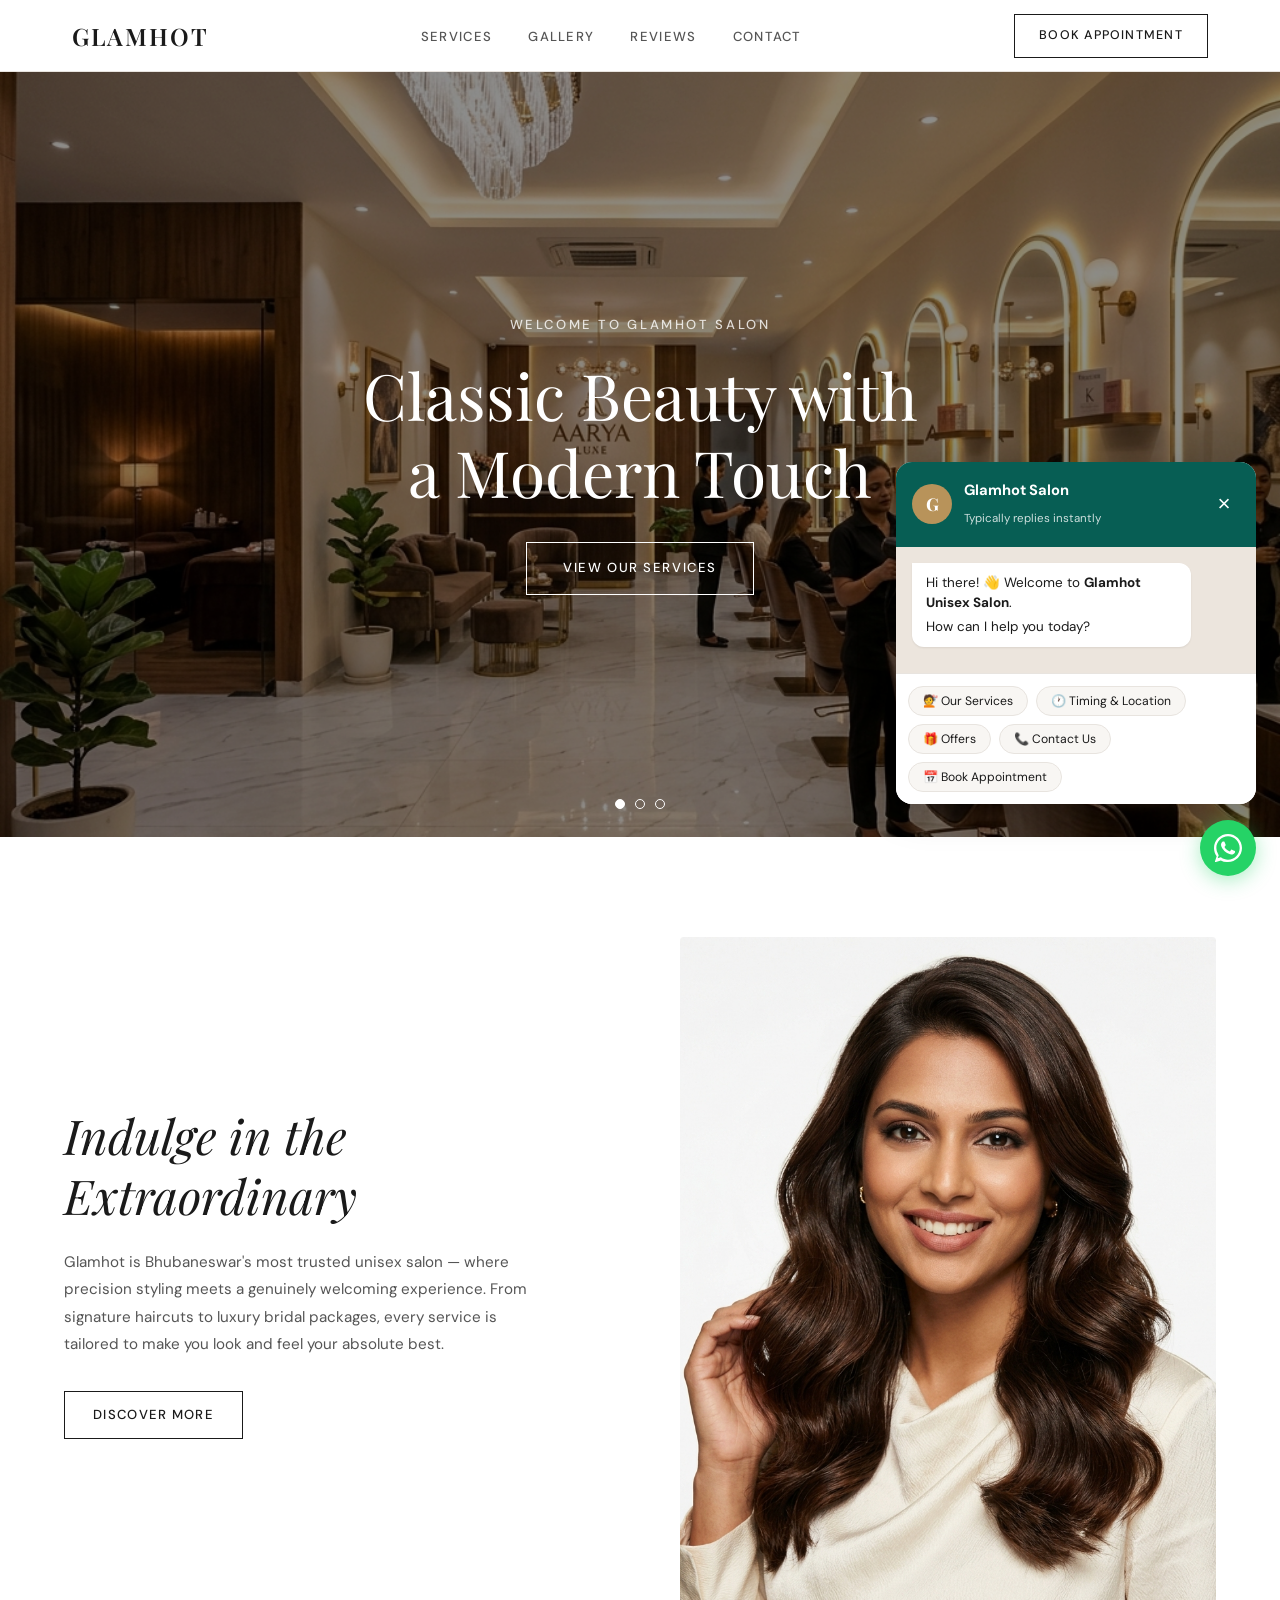
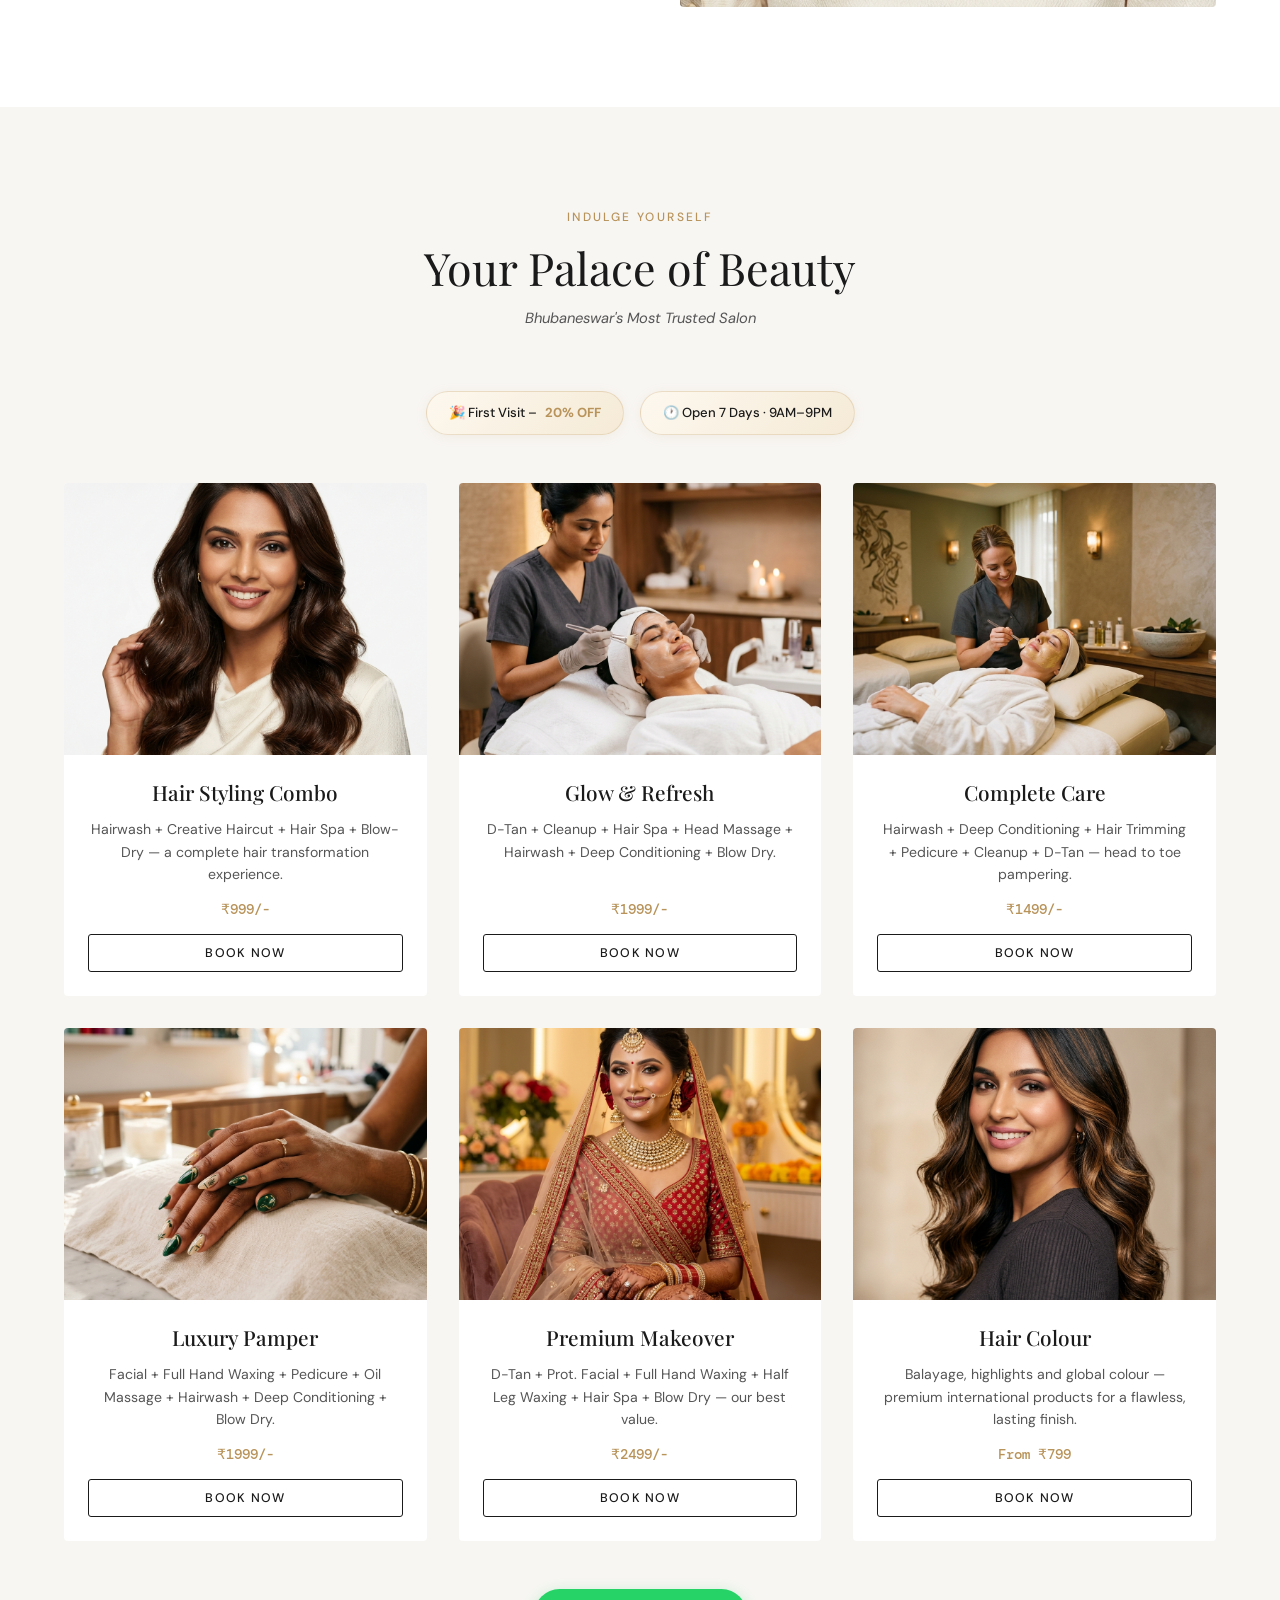
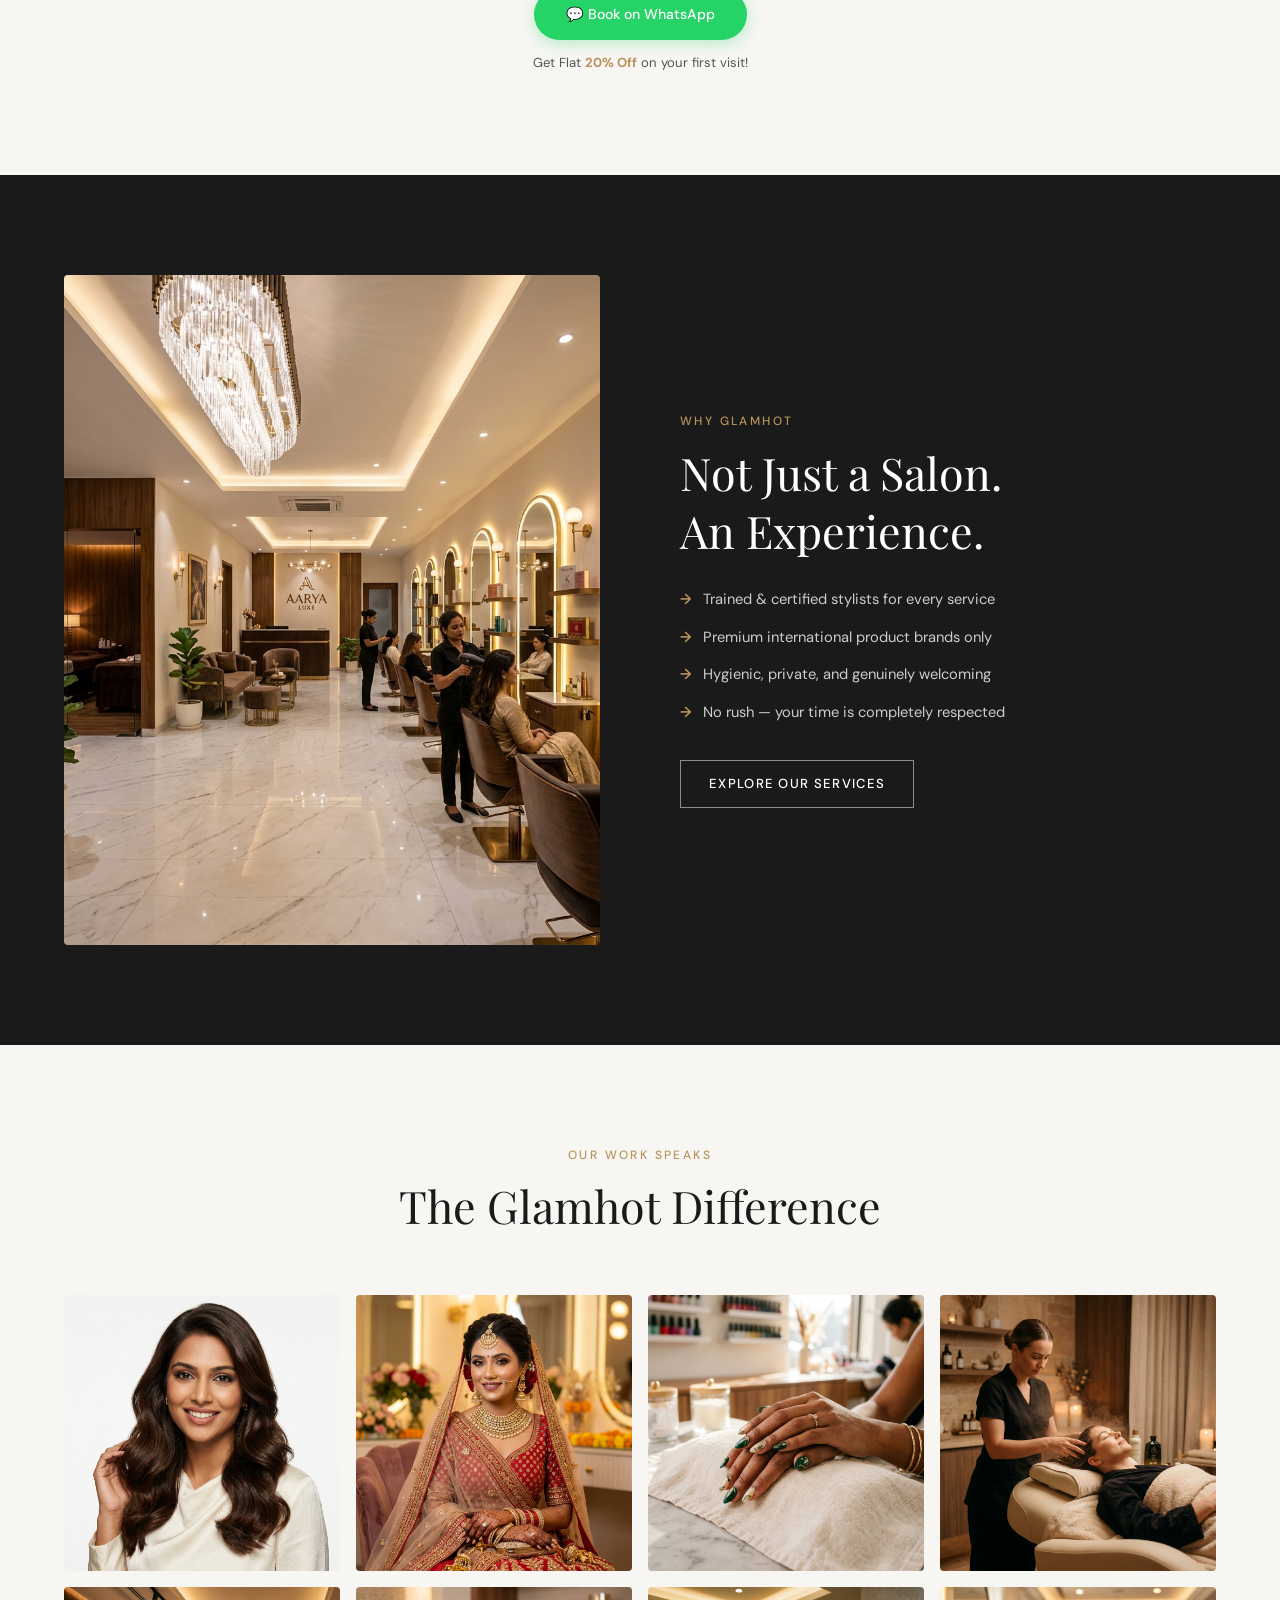
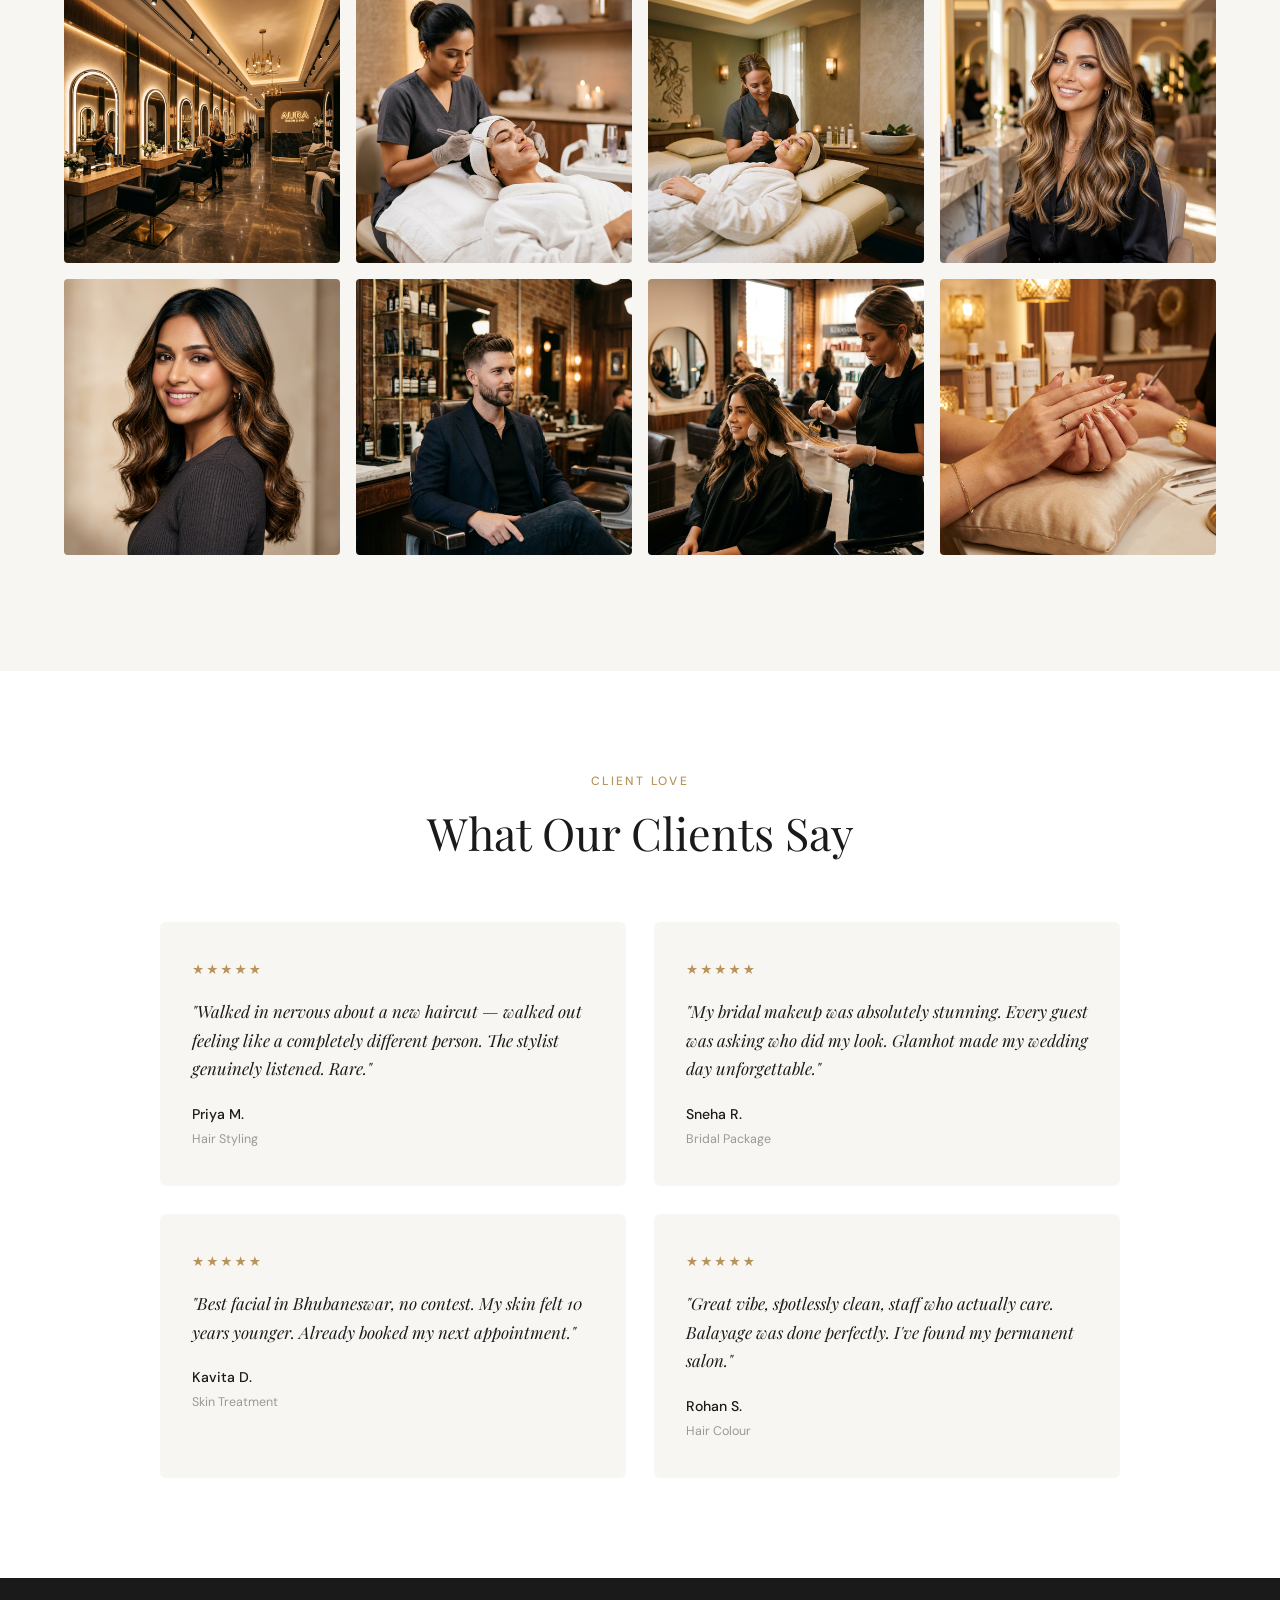
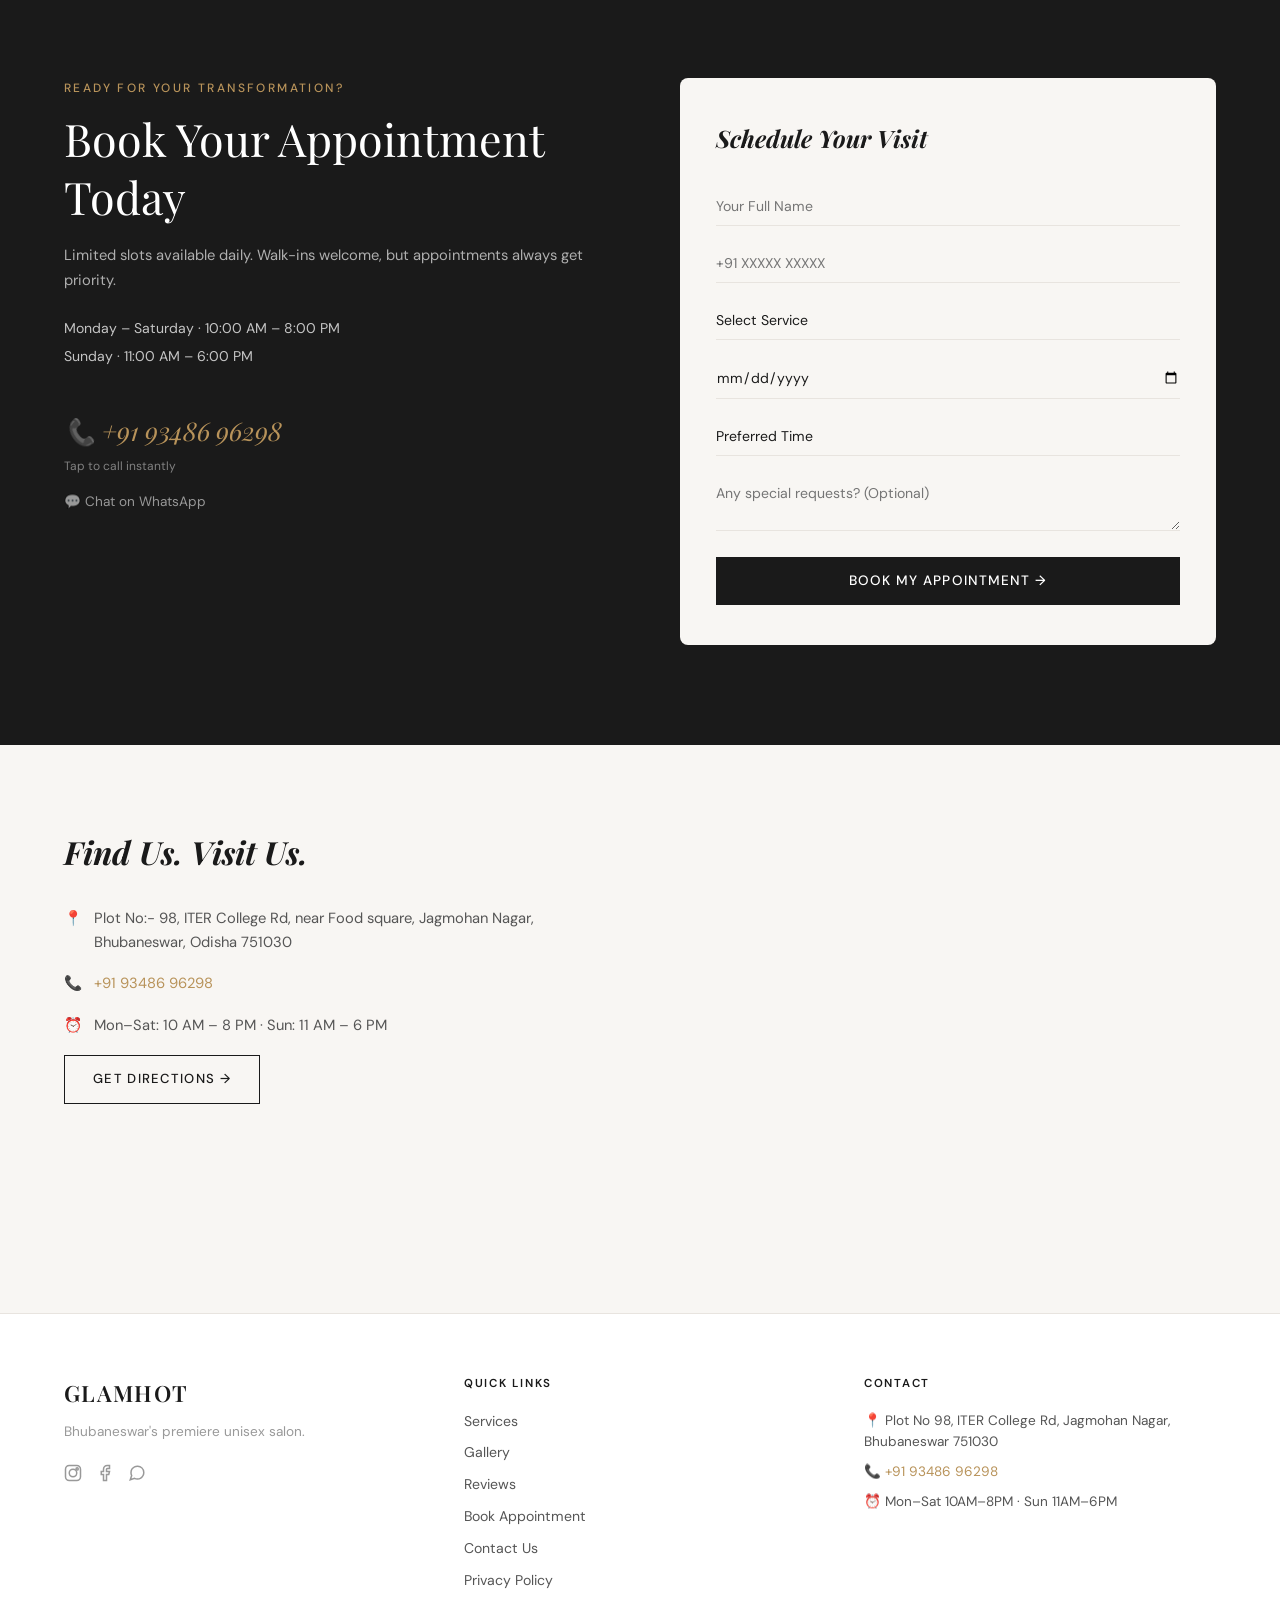
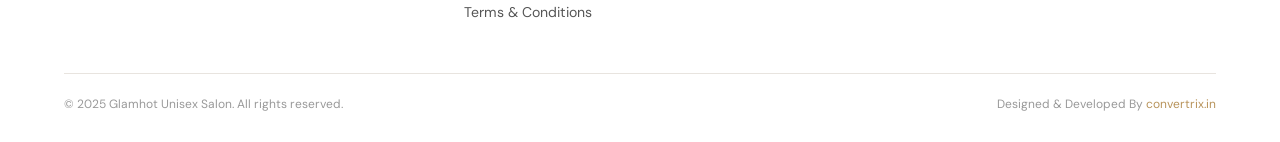
<file: index.html>
﻿<!DOCTYPE html>
<html lang="en">

<head>
  <meta charset="UTF-8">
  <!-- Google tag (gtag.js) -->
  <script async src="https://www.googletagmanager.com/gtag/js?id=AW-18125126067"></script>
  <script>
    window.dataLayer = window.dataLayer || [];
    function gtag(){dataLayer.push(arguments);}
    gtag('js', new Date());
    gtag('config', 'AW-18125126067');
  </script>
  <!-- Event snippet for Book appointment conversion page -->
  <script>
  function gtag_report_conversion(url) {
    var callback = function () {
      if (typeof(url) != 'undefined') {
        window.location = url;
      }
    };
    gtag('event', 'conversion', {
        'send_to': 'AW-18125126067/zBE4CNHRlKccELPz3cJD',
        'value': 1.0,
        'currency': 'INR',
        'event_callback': callback
    });
    return false;
  }
  </script>
  <meta name="viewport" content="width=device-width, initial-scale=1.0">
  <title>Glamhot Unisex Salon Bhubaneswar | Book Hair & Beauty Appointment</title>
  <meta name="description"
    content="Glamhot Unisex Salon in Bhubaneswar — premium hair styling, skin treatments, nail art & bridal packages. Book your appointment online or call directly.">
  <meta property="og:title" content="Glamhot Unisex Salon | Bhubaneswar's Premier Salon">
  <meta property="og:description" content="Precision cuts, luxury facials, bridal packages & more. Book online today.">
  <link rel="preconnect" href="https://fonts.googleapis.com">
  <link rel="preconnect" href="https://fonts.gstatic.com" crossorigin>
  <link
    href="https://fonts.googleapis.com/css2?family=Playfair+Display:ital,wght@0,400;0,500;0,600;0,700;1,400;1,500&family=DM+Sans:wght@300;400;500;600&family=DM+Mono:wght@400&display=swap"
    rel="stylesheet">
  <script type="application/ld+json">
  {"@context":"https://schema.org","@type":"BeautySalon","name":"Glamhot Unisex Salon","address":{"@type":"PostalAddress","streetAddress":"Plot No:- 98, ITER College Rd, near Food square, Jagmohan Nagar","addressLocality":"Bhubaneswar","addressRegion":"Odisha","postalCode":"751030","addressCountry":"IN"},"telephone":"+919348696298","openingHours":["Mo-Sa 10:00-20:00","Su 11:00-18:00"],"aggregateRating":{"@type":"AggregateRating","ratingValue":"4.8","reviewCount":"200"}}
  </script>
  <link rel="stylesheet" href="style.css">
</head>

<body>

  <!-- NAV -->
  <nav id="nav">
    <div class="nav-inner">
      <a href="#" class="nav-logo">GLAMHOT</a>
      <ul class="nav-links" id="navLinks">
        <li><a href="#services">SERVICES</a></li>
        <li><a href="#gallery">GALLERY</a></li>
        <li><a href="#reviews">REVIEWS</a></li>
        <li><a href="#contact">CONTACT</a></li>
      </ul>
      <div class="nav-actions">
        <a href="tel:+919348696298" class="nav-call" aria-label="Call us"><svg width="20" height="20"
            viewBox="0 0 24 24" fill="none" stroke="currentColor" stroke-width="2">
            <path
              d="M22 16.92v3a2 2 0 0 1-2.18 2 19.79 19.79 0 0 1-8.63-3.07 19.5 19.5 0 0 1-6-6 19.79 19.79 0 0 1-3.07-8.67A2 2 0 0 1 4.11 2h3a2 2 0 0 1 2 1.72 12.84 12.84 0 0 0 .7 2.81 2 2 0 0 1-.45 2.11L8.09 9.91a16 16 0 0 0 6 6l1.27-1.27a2 2 0 0 1 2.11-.45 12.84 12.84 0 0 0 2.81.7A2 2 0 0 1 22 16.92z" />
          </svg></a>
        <a href="javascript:void(0)" class="nav-cta" onclick="openBookingPopup()">BOOK APPOINTMENT</a>
      </div>
      <button class="hamburger" id="hamburger" aria-label="Menu"><span></span><span></span><span></span></button>
    </div>
    <div class="mobile-nav" id="mobileNav">
      <a href="#services">SERVICES</a>
      <a href="#gallery">GALLERY</a>
      <a href="#reviews">REVIEWS</a>
      <a href="#contact">CONTACT</a>
      <a href="javascript:void(0)" class="mobile-nav-cta" onclick="openBookingPopup()">BOOK APPOINTMENT</a>
      <a href="tel:+919348696298" class="mobile-nav-phone">☏ +91 93486 96298</a>
    </div>
  </nav>

  <!-- HERO CAROUSEL -->
  <section id="hero">
    <div class="hero-slides">
      <div class="hero-slide active" style="background-image:url('images/hero-slide-1.png')">
        <div class="hero-overlay"></div>
        <div class="hero-content">
          <h5 class="hero-subtitle">Welcome to Glamhot Salon</h5>
          <h1 class="hero-heading">Classic Beauty with<br>a Modern Touch</h1>
          <a href="#services" class="hero-btn">View Our Services</a>
        </div>
      </div>
      <div class="hero-slide" style="background-image:url('images/hero-slide-2.png')">
        <div class="hero-overlay"></div>
        <div class="hero-content">
          <h5 class="hero-subtitle">Bhubaneswar's Premier Unisex Salon</h5>
          <h1 class="hero-heading">Where Every Look<br><span class="typewriter-wrap"><span
                class="typewriter-target"></span><span class="cursor">|</span></span></h1>
          <a href="#booking" class="hero-btn">Book Appointment</a>
        </div>
      </div>
      <div class="hero-slide" style="background-image:url('images/hero-slide-3.png')">
        <div class="hero-overlay"></div>
        <div class="hero-content">
          <h5 class="hero-subtitle">Bridal & Special Occasion</h5>
          <h1 class="hero-heading">Your Dream Look,<br>Our Expertise</h1>
          <a href="#booking" class="hero-btn">Book Your Session</a>
        </div>
      </div>
    </div>
    <div class="hero-dots">
      <button class="hero-dot active" data-slide="0"></button>
      <button class="hero-dot" data-slide="1"></button>
      <button class="hero-dot" data-slide="2"></button>
    </div>
  </section>

  <!-- INTRO -->
  <section id="intro">
    <div class="container intro-grid">
      <div class="intro-copy">
        <h2 class="intro-heading">Indulge in the<br>Extraordinary</h2>
        <p class="intro-text">Glamhot is Bhubaneswar's most trusted unisex salon — where precision styling meets a
          genuinely welcoming experience. From signature haircuts to luxury bridal packages, every service is tailored
          to make you look and feel your absolute best.</p>
        <a href="#services" class="btn-outline">Discover More</a>
      </div>
      <div class="intro-image fade-up">
        <img src="images/svc-hair.png" alt="Glamhot Salon - Premium Hair Styling" loading="lazy">
      </div>
    </div>
  </section>
<!-- SERVICES -->
<section id="services">
  <div class="container">
    <div class="section-header">
      <p class="section-label">INDULGE YOURSELF</p>
      <h2 class="section-heading">Your Palace of Beauty</h2>
      <p class="section-sub">Bhubaneswar's Most Trusted Salon</p>
    </div>
    <div class="svc-badge-row fade-up">
      <div class="svc-badge">&#127881; First Visit &#8211; <strong>20% OFF</strong></div>
      <div class="svc-badge">&#128336; Open 7 Days &#183; 9AM&#8211;9PM</div>
    </div>
    <div class="services-grid">
      <div class="svc-card fade-up">
        <div class="svc-img"><img src="images/svc-hair.png" alt="Hair Styling Package" loading="lazy"></div>
        <h3>Hair Styling Combo</h3>
        <p>Hairwash + Creative Haircut + Hair Spa + Blow-Dry &#8212; a complete hair transformation experience.</p>
        <span class="svc-price">&#8377;999/-</span>
        <button class="svc-book-btn" onclick="openBookingPopup('Hairwash + Creative Haircut + Hair Spa + Blow-Dry', '999')">Book Now</button>
      </div>
      <div class="svc-card fade-up">
        <div class="svc-img"><img src="images/svc-facial.png" alt="Skin Care Package" loading="lazy"></div>
        <h3>Glow &amp; Refresh</h3>
        <p>D-Tan + Cleanup + Hair Spa + Head Massage + Hairwash + Deep Conditioning + Blow Dry.</p>
        <span class="svc-price">&#8377;1999/-</span>
        <button class="svc-book-btn" onclick="openBookingPopup('D-Tan + Cleanup + Hair Spa + Head Massage + Hairwash + Deep Conditioning + Blow Dry', '1999')">Book Now</button>
      </div>
      <div class="svc-card fade-up">
        <div class="svc-img"><img src="images/svc-spa.png" alt="Complete Care Package" loading="lazy"></div>
        <h3>Complete Care</h3>
        <p>Hairwash + Deep Conditioning + Hair Trimming + Pedicure + Cleanup + D-Tan &#8212; head to toe pampering.</p>
        <span class="svc-price">&#8377;1499/-</span>
        <button class="svc-book-btn" onclick="openBookingPopup('Hairwash + Deep Conditioning + Hair Trimming + Pedicure + Cleanup + D-Tan', '1499')">Book Now</button>
      </div>
      <div class="svc-card fade-up">
        <div class="svc-img"><img src="images/svc-nails.png" alt="Luxury Pamper Package" loading="lazy"></div>
        <h3>Luxury Pamper</h3>
        <p>Facial + Full Hand Waxing + Pedicure + Oil Massage + Hairwash + Deep Conditioning + Blow Dry.</p>
        <span class="svc-price">&#8377;1999/-</span>
        <button class="svc-book-btn" onclick="openBookingPopup('Facial + Full Hand Waxing + Pedicure + Oil Massage + Hairwash + Deep Conditioning + Blow Dry', '1999')">Book Now</button>
      </div>
      <div class="svc-card fade-up">
        <div class="svc-img"><img src="images/svc-bridal.png" alt="Premium Makeover Package" loading="lazy"></div>
        <h3>Premium Makeover</h3>
        <p>D-Tan + Prot. Facial + Full Hand Waxing + Half Leg Waxing + Hair Spa + Blow Dry &#8212; our best value.</p>
        <span class="svc-price">&#8377;2499/-</span>
        <button class="svc-book-btn" onclick="openBookingPopup('D-Tan + Prot. Facial + Full Hand Waxing + Half Leg Waxing + Hair Spa + Blow Dry', '2499')">Book Now</button>
      </div>
      <div class="svc-card fade-up">
        <div class="svc-img"><img src="images/svc-colour.png" alt="Hair Colour" loading="lazy"></div>
        <h3>Hair Colour</h3>
        <p>Balayage, highlights and global colour &#8212; premium international products for a flawless, lasting finish.</p>
        <span class="svc-price">From &#8377;799</span>
        <button class="svc-book-btn" onclick="openBookingPopup('Hair Colour', '')">Book Now</button>
      </div>
    </div>
    <div class="services-cta fade-up">
      <a href="https://wa.me/919348696298?text=Hi!%20I'd%20like%20to%20book%20an%20appointment%20at%20Glamhot%20Salon." target="_blank" class="svc-wa-btn">&#128172; Book on WhatsApp</a>
      <p class="svc-cta-note">Get Flat <strong>20% Off</strong> on your first visit!</p>
    </div>
  </div>
</section>
<!-- WHY GLAMHOT -->
  <section id="why">
    <div class="container why-grid">
      <div class="why-image fade-up">
        <img src="images/hero-slide-1.png" alt="Glamhot Salon Interior" loading="lazy">
      </div>
      <div class="why-copy fade-up">
        <p class="section-label section-label--dark">WHY GLAMHOT</p>
        <h2 class="section-heading section-heading--light">Not Just a Salon.<br>An Experience.</h2>
        <div class="why-features">
          <div class="why-feat"><span>→</span> Trained & certified stylists for every service</div>
          <div class="why-feat"><span>→</span> Premium international product brands only</div>
          <div class="why-feat"><span>→</span> Hygienic, private, and genuinely welcoming</div>
          <div class="why-feat"><span>→</span> No rush — your time is completely respected</div>
        </div>
        <a href="#services" class="btn-outline-light">Explore Our Services</a>
      </div>
    </div>
  </section>

  <!-- GALLERY -->
  <section id="gallery">
    <div class="container">
      <div class="section-header">
        <p class="section-label">OUR WORK SPEAKS</p>
        <h2 class="section-heading">The Glamhot Difference</h2>
      </div>
      <div class="gallery-masonry">
        <div class="gal-item gal-tall fade-up"><img src="images/svc-hair.png" alt="Hair Styling" loading="lazy">
          <div class="gal-overlay"><span>Hair Styling</span></div>
        </div>
        <div class="gal-item fade-up"><img src="images/gallery-6.png" alt="Salon Interior" loading="lazy">
          <div class="gal-overlay"><span>Our Space</span></div>
        </div>
        <div class="gal-item fade-up"><img src="images/svc-colour.png" alt="Hair Colour" loading="lazy">
          <div class="gal-overlay"><span>Hair Colour</span></div>
        </div>
        <div class="gal-item gal-tall fade-up"><img src="images/svc-bridal.png" alt="Bridal Makeup" loading="lazy">
          <div class="gal-overlay"><span>Bridal</span></div>
        </div>
        <div class="gal-item fade-up"><img src="images/svc-facial.png" alt="Facial Treatment" loading="lazy">
          <div class="gal-overlay"><span>Cosmetology</span></div>
        </div>
        <div class="gal-item fade-up"><img src="images/gallery-3.png" alt="Men's Grooming" loading="lazy">
          <div class="gal-overlay"><span>Men's Grooming</span></div>
        </div>
        <div class="gal-item fade-up"><img src="images/svc-nails.png" alt="Nail Art" loading="lazy">
          <div class="gal-overlay"><span>Nail Art</span></div>
        </div>
        <div class="gal-item gal-tall fade-up"><img src="images/svc-spa.png" alt="Spa Treatment" loading="lazy">
          <div class="gal-overlay"><span>Spa & Wellness</span></div>
        </div>
        <div class="gal-item fade-up"><img src="images/gallery-7.png" alt="Hair Transformation" loading="lazy">
          <div class="gal-overlay"><span>Transformations</span></div>
        </div>
        <div class="gal-item fade-up"><img src="images/gallery-8.png" alt="Relaxation" loading="lazy">
          <div class="gal-overlay"><span>Relaxation</span></div>
        </div>
        <div class="gal-item fade-up"><img src="images/gallery-1.png" alt="Styling Result" loading="lazy">
          <div class="gal-overlay"><span>Results</span></div>
        </div>
        <div class="gal-item fade-up"><img src="images/gallery-4.png" alt="Nail Design" loading="lazy">
          <div class="gal-overlay"><span>Creative Nails</span></div>
        </div>
      </div>
    </div>
  </section>

  <!-- TESTIMONIALS -->
  <section id="reviews">
    <div class="container">
      <div class="section-header">
        <p class="section-label">CLIENT LOVE</p>
        <h2 class="section-heading">What Our Clients Say</h2>
      </div>
      <div class="reviews-grid">
        <div class="review-card fade-up">
          <div class="review-stars">★★★★★</div>
          <blockquote>"Walked in nervous about a new haircut — walked out feeling like a completely different person.
            The stylist genuinely listened. Rare."</blockquote>
          <div class="review-author">Priya M.</div>
          <div class="review-service">Hair Styling</div>
        </div>
        <div class="review-card fade-up">
          <div class="review-stars">★★★★★</div>
          <blockquote>"My bridal makeup was absolutely stunning. Every guest was asking who did my look. Glamhot made my
            wedding day unforgettable."</blockquote>
          <div class="review-author">Sneha R.</div>
          <div class="review-service">Bridal Package</div>
        </div>
        <div class="review-card fade-up">
          <div class="review-stars">★★★★★</div>
          <blockquote>"Best facial in Bhubaneswar, no contest. My skin felt 10 years younger. Already booked my next
            appointment."</blockquote>
          <div class="review-author">Kavita D.</div>
          <div class="review-service">Skin Treatment</div>
        </div>
        <div class="review-card fade-up">
          <div class="review-stars">★★★★★</div>
          <blockquote>"Great vibe, spotlessly clean, staff who actually care. Balayage was done perfectly. I've found my
            permanent salon."</blockquote>
          <div class="review-author">Rohan S.</div>
          <div class="review-service">Hair Colour</div>
        </div>
      </div>
    </div>
  </section>

  <!-- BOOKING -->
  <section id="booking">
    <div class="container booking-grid">
      <div class="booking-copy fade-up">
        <p class="section-label section-label--dark">READY FOR YOUR TRANSFORMATION?</p>
        <h2 class="section-heading section-heading--light">Book Your Appointment Today</h2>
        <p class="booking-desc">Limited slots available daily. Walk-ins welcome, but appointments always get priority.
        </p>
        <div class="booking-hours">
          <p>Monday – Saturday · 10:00 AM – 8:00 PM</p>
          <p>Sunday · 11:00 AM – 6:00 PM</p>
        </div>
        <a href="tel:+919348696298" class="booking-phone">📞 +91 93486 96298</a>
        <small class="booking-sub">Tap to call instantly</small>
        <a href="https://wa.me/919348696298" target="_blank" class="booking-wa">💬 Chat on WhatsApp</a>
      </div>
      <div class="booking-form fade-up">
        <div class="form-box">
          <h3 class="form-title">Schedule Your Visit</h3>
          <form id="bookingForm">
            <input type="text" name="name" placeholder="Your Full Name" required>
            <input type="tel" name="phone" placeholder="+91 XXXXX XXXXX" required>
            <select name="service" required>
              <option value="" disabled selected>Select Service</option>
              <option>Hair Styling</option>
              <option>Hair Colour</option>
              <option>Skin & Facials</option>
              <option>Nail Art</option>
              <option>Spa & Relaxation</option>
              <option>Bridal Package</option>
              <option>Not Sure Yet</option>
            </select>
            <input type="date" name="date" required>
            <select name="time" required>
              <option value="" disabled selected>Preferred Time</option>
              <option>Morning (10AM–1PM)</option>
              <option>Afternoon (1PM–5PM)</option>
              <option>Evening (5PM–8PM)</option>
            </select>
            <textarea name="message" rows="2" placeholder="Any special requests? (Optional)"></textarea>
            <button type="submit" class="btn-submit">Book My Appointment →</button>
          </form>
          <div class="form-success" style="display:none">
            <div class="success-icon">✓</div>
            <h3>Your request is confirmed!</h3>
            <p>We'll reach out on WhatsApp within 2 hours to confirm your slot.</p>
            <a href="tel:+919348696298">📞 Call us: +91 93486 96298</a>
          </div>
        </div>
      </div>
    </div>
  </section>

  <!-- LOCATION -->
  <section id="contact">
    <div class="container location-grid">
      <div class="location-info fade-up">
        <h3 class="location-heading">Find Us. Visit Us.</h3>
        <div class="loc-item"><span>📍</span><span>Plot No:- 98, ITER College Rd, near Food square, Jagmohan Nagar,
            Bhubaneswar, Odisha 751030</span></div>
        <div class="loc-item"><span>📞</span><a href="tel:+919348696298">+91 93486 96298</a></div>
        <div class="loc-item"><span>⏰</span><span>Mon–Sat: 10 AM – 8 PM · Sun: 11 AM – 6 PM</span></div>
        <a href="https://maps.app.goo.gl/TcbShWE9yg1JU6uG7" target="_blank" class="btn-outline">Get Directions →</a>
      </div>
      <div class="location-map fade-up">
        <iframe src="https://maps.google.com/maps?q=Glamhot+Unisex+Salon+Bhubaneswar&output=embed" width="100%"
          height="400" style="border:0;border-radius:8px" allowfullscreen loading="lazy"></iframe>
      </div>
    </div>
  </section>

  <!-- FOOTER -->
  <footer>
    <div class="container">
      <div class="footer-grid">
        <div class="footer-brand">
          <span class="footer-logo">GLAMHOT</span>
          <p class="footer-tagline">Bhubaneswar's premiere unisex salon.</p>
          <div class="footer-social">
            <a href="#" aria-label="Instagram"><svg width="18" height="18" viewBox="0 0 24 24" fill="none"
                stroke="currentColor" stroke-width="2">
                <rect x="2" y="2" width="20" height="20" rx="5" />
                <circle cx="12" cy="12" r="5" />
                <circle cx="17.5" cy="6.5" r="1.5" />
              </svg></a>
            <a href="#" aria-label="Facebook"><svg width="18" height="18" viewBox="0 0 24 24" fill="none"
                stroke="currentColor" stroke-width="2">
                <path d="M18 2h-3a5 5 0 0 0-5 5v3H7v4h3v8h4v-8h3l1-4h-4V7a1 1 0 0 1 1-1h3z" />
              </svg></a>
            <a href="https://wa.me/919348696298" aria-label="WhatsApp" target="_blank"><svg width="18" height="18"
                viewBox="0 0 24 24" fill="none" stroke="currentColor" stroke-width="2">
                <path
                  d="M21 11.5a8.38 8.38 0 0 1-.9 3.8 8.5 8.5 0 0 1-7.6 4.7 8.38 8.38 0 0 1-3.8-.9L3 21l1.9-5.7a8.38 8.38 0 0 1-.9-3.8 8.5 8.5 0 0 1 4.7-7.6 8.38 8.38 0 0 1 3.8-.9h.5a8.48 8.48 0 0 1 8 8v.5z" />
              </svg></a>
          </div>
        </div>
        <div class="footer-links">
          <h4>Quick Links</h4>
          <a href="#services">Services</a><a href="#gallery">Gallery</a><a href="#reviews">Reviews</a><a
            href="#booking">Book Appointment</a><a href="#contact">Contact Us</a>
          <a href="privacy-policy.html">Privacy Policy</a><a href="terms.html">Terms &amp; Conditions</a>
        </div>
        <div class="footer-contact">
          <h4>Contact</h4>
          <p>📍 Plot No 98, ITER College Rd, Jagmohan Nagar, Bhubaneswar 751030</p>
          <p>📞 <a href="tel:+919348696298">+91 93486 96298</a></p>
          <p>⏰ Mon–Sat 10AM–8PM · Sun 11AM–6PM</p>
        </div>
      </div>
      <div class="footer-bottom">
        <span>© 2025 Glamhot Unisex Salon. All rights reserved.</span>
        <span>Designed & Developed By <a href="https://convertrix.in" target="_blank"
            rel="noopener">convertrix.in</a></span>
      </div>
    </div>
  </footer>

  <!-- STICKY CTA (Ads) -->
  <div class="sticky-cta" id="stickyCta" style="display:none">
    <a href="tel:+919348696298">📞 Call Now</a>
    <a href="#booking">📅 Book Appointment</a>
  </div>
<!-- BOOKING POPUP MODAL -->
<div class="booking-modal-overlay" id="bookingModal">
  <div class="booking-modal">
    <button class="booking-modal-close" onclick="closeBookingPopup()">&times;</button>
    <div class="booking-modal-header">
      <h3>Book Your Appointment</h3>
      <p class="booking-modal-subtitle">Fill in your details &amp; we'll confirm on WhatsApp</p>
      <div class="booking-modal-selected-pkg" id="selectedPkgDisplay" style="display:none"></div>
    </div>
    <form id="popupBookingForm" class="booking-modal-form">
      <div class="bm-field">
        <label for="bm-name">Full Name</label>
        <input type="text" id="bm-name" name="name" placeholder="Enter your name" required>
      </div>
      <div class="bm-field">
        <label for="bm-phone">Phone Number</label>
        <input type="tel" id="bm-phone" name="phone" placeholder="+91 XXXXX XXXXX" required>
      </div>
      <div class="bm-field">
        <label for="bm-service">Service / Package</label>
        <select id="bm-service" name="service" required>
          <option value="" disabled selected>Choose a package</option>
          <option>Package 1: Hairwash + Haircut + Hair Spa + Blow-Dry (&#8377;999)</option>
          <option>Package 2: D-Tan + Cleanup + Hair Spa + Head Massage (&#8377;1999)</option>
          <option>Package 3: Hairwash + Deep Conditioning + Hair Trimming (&#8377;1499)</option>
          <option>Package 4: Facial + Waxing + Pedicure + Oil Massage (&#8377;1999)</option>
          <option>Package 5: D-Tan + Facial + Waxing + Hair Spa (&#8377;2499)</option>
          <option>Hair Styling</option>
          <option>Hair Colour</option>
          <option>Skin &amp; Facials</option>
          <option>Bridal Package</option>
          <option>Other / Not Sure</option>
        </select>
      </div>
      <div class="bm-row">
        <div class="bm-field">
          <label for="bm-date">Preferred Date</label>
          <input type="date" id="bm-date" name="date" required>
        </div>
        <div class="bm-field">
          <label for="bm-time">Preferred Time</label>
          <select id="bm-time" name="time" required>
            <option value="" disabled selected>Select time</option>
            <option>Morning (9AM&ndash;12PM)</option>
            <option>Afternoon (12PM&ndash;4PM)</option>
            <option>Evening (4PM&ndash;9PM)</option>
          </select>
        </div>
      </div>
      <button type="submit" class="bm-submit">Confirm &amp; Book on WhatsApp &#10132;</button>
      <p class="bm-note">&#128274; Your details are safe. We only contact you to confirm.</p>
    </form>
  </div>
</div>

<!-- WHATSAPP CHATBOT WIDGET -->
<div class="wa-chatbot" id="waChatbot">
  <div class="wa-chatbot-window" id="waChatWindow">
    <div class="wa-chat-header">
      <div class="wa-chat-avatar">G</div>
      <div class="wa-chat-info">
        <strong>Glamhot Salon</strong>
        <span>Typically replies instantly</span>
      </div>
      <button class="wa-chat-close" onclick="toggleChatbot()">&times;</button>
    </div>
    <div class="wa-chat-body" id="waChatBody">
      <div class="wa-msg wa-msg-bot">
        <p>Hi there! &#128075; Welcome to <strong>Glamhot Unisex Salon</strong>.</p>
        <p>How can I help you today?</p>
      </div>
    </div>
    <div class="wa-chat-quick" id="waQuickBtns">
      <button onclick="chatbotReply('services')">&#128135; Our Services</button>
      <button onclick="chatbotReply('timing')">&#128336; Timing &amp; Location</button>
      <button onclick="chatbotReply('offers')">&#127873; Offers</button>
      <button onclick="chatbotReply('contact')">&#128222; Contact Us</button>
      <button onclick="chatbotReply('book')">&#128197; Book Appointment</button>
    </div>
  </div>
  <button class="wa-chatbot-fab" id="waChatFab" onclick="toggleChatbot()">
    <svg class="wa-fab-icon" viewBox="0 0 24 24" width="28" height="28"><path fill="#fff" d="M17.472 14.382c-.297-.149-1.758-.867-2.03-.967-.273-.099-.471-.148-.67.15-.197.297-.767.966-.94 1.164-.173.199-.347.223-.644.075-.297-.15-1.255-.463-2.39-1.475-.883-.788-1.48-1.761-1.653-2.059-.173-.297-.018-.458.13-.606.134-.133.298-.347.446-.52.149-.174.198-.298.298-.497.099-.198.05-.371-.025-.52-.075-.149-.669-1.612-.916-2.207-.242-.579-.487-.5-.669-.51-.173-.008-.371-.01-.57-.01-.198 0-.52.074-.792.372-.272.297-1.04 1.016-1.04 2.479 0 1.462 1.065 2.875 1.213 3.074.149.198 2.096 3.2 5.077 4.487.709.306 1.262.489 1.694.625.712.227 1.36.195 1.871.118.571-.085 1.758-.719 2.006-1.413.248-.694.248-1.289.173-1.413-.074-.124-.272-.198-.57-.347z"/><path fill="#fff" d="M12 0C5.373 0 0 5.373 0 12c0 2.625.846 5.059 2.284 7.034L.789 23.492a.5.5 0 00.613.613l4.458-1.495A11.952 11.952 0 0012 24c6.627 0 12-5.373 12-12S18.627 0 12 0zm0 22c-2.143 0-4.144-.665-5.79-1.805l-.405-.27-2.645.887.887-2.645-.27-.405A9.952 9.952 0 012 12C2 6.486 6.486 2 12 2s10 4.486 10 10-4.486 10-10 10z"/></svg>
    <span class="wa-fab-badge" id="waFabBadge">1</span>
  </button>
</div>

<script src="script.js"></script>
</body>
</html>
</file>
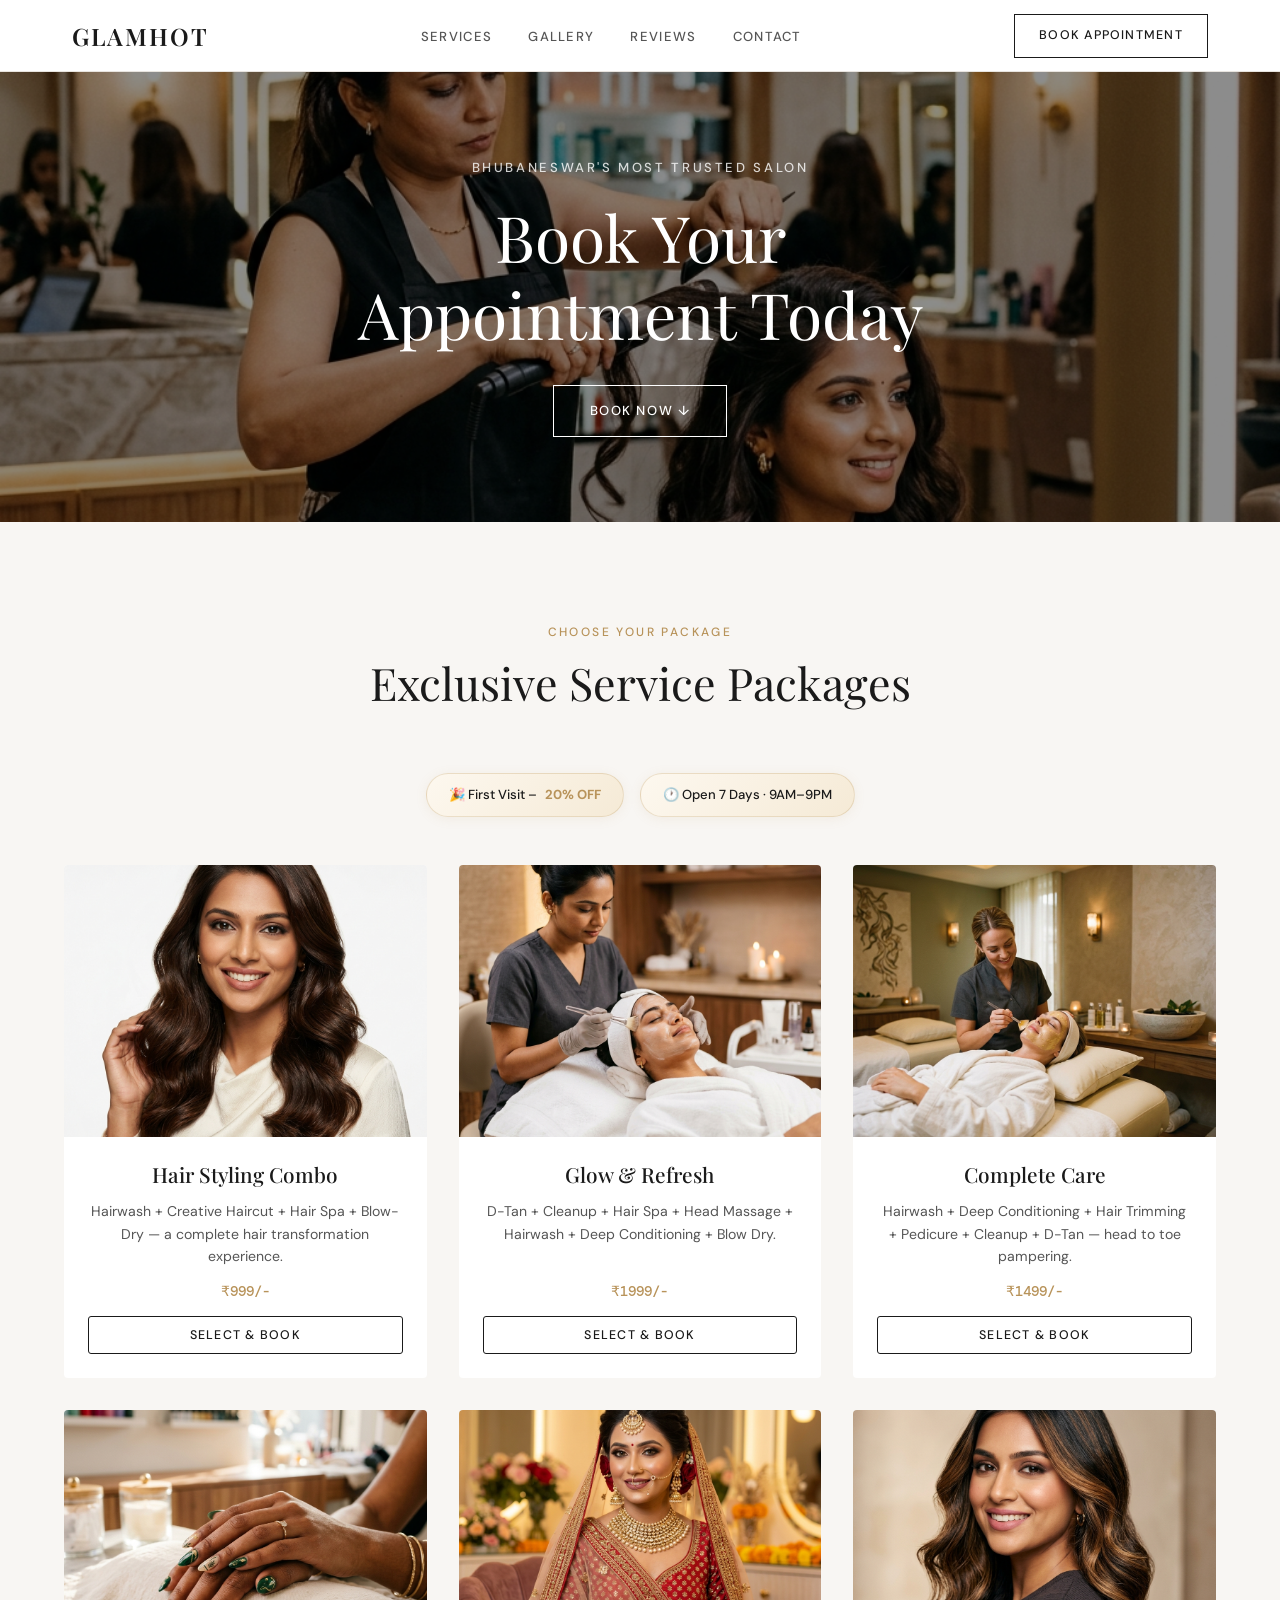
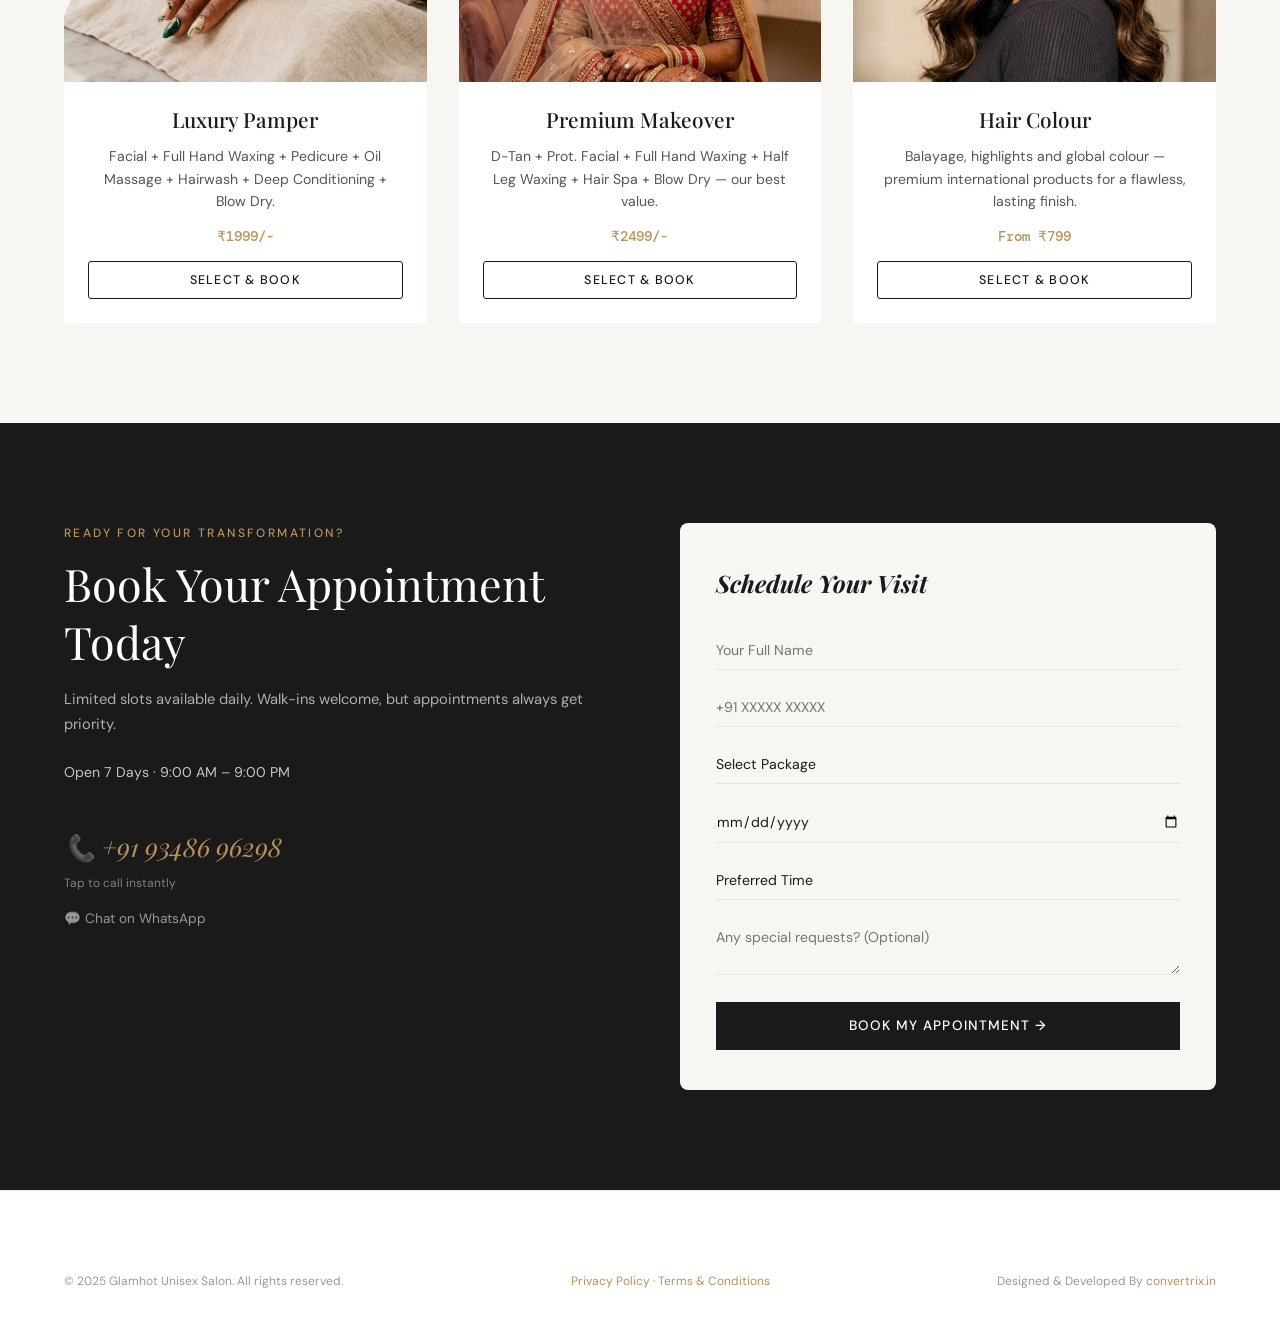
<file: book.html>
<!DOCTYPE html>
<html lang="en">
<head>
  <meta charset="UTF-8">
  <!-- Google tag (gtag.js) -->
  <script async src="https://www.googletagmanager.com/gtag/js?id=AW-18125126067"></script>
  <script>
    window.dataLayer = window.dataLayer || [];
    function gtag(){dataLayer.push(arguments);}
    gtag('js', new Date());
    gtag('config', 'AW-18125126067');
  </script>
  <!-- Event snippet for Book appointment conversion -->
  <script>
  function gtag_report_conversion(url) {
    var callback = function () {
      if (typeof(url) != 'undefined') { window.location = url; }
    };
    gtag('event', 'conversion', {
      'send_to': 'AW-18125126067/zBE4CNHRlKccELPz3cJD',
      'value': 1.0, 'currency': 'INR', 'event_callback': callback
    });
    return false;
  }
  </script>
  <meta name="viewport" content="width=device-width, initial-scale=1.0">
  <title>Book Appointment | Glamhot Unisex Salon Bhubaneswar</title>
  <meta name="description" content="Book your salon appointment at Glamhot Unisex Salon, Bhubaneswar. Hair, skin, bridal packages starting ₹999. First visit 20% OFF. Open 7 days.">
  <link rel="preconnect" href="https://fonts.googleapis.com">
  <link rel="preconnect" href="https://fonts.gstatic.com" crossorigin>
  <link href="https://fonts.googleapis.com/css2?family=Playfair+Display:ital,wght@0,400;0,500;0,600;0,700;1,400;1,500&family=DM+Sans:wght@300;400;500;600&family=DM+Mono:wght@400&display=swap" rel="stylesheet">
  <link rel="stylesheet" href="style.css">
</head>
<body>

<!-- NAV -->
<nav id="nav">
  <div class="nav-inner">
    <a href="index.html" class="nav-logo">GLAMHOT</a>
    <ul class="nav-links" id="navLinks">
      <li><a href="index.html#services">SERVICES</a></li>
      <li><a href="index.html#gallery">GALLERY</a></li>
      <li><a href="index.html#reviews">REVIEWS</a></li>
      <li><a href="index.html#contact">CONTACT</a></li>
    </ul>
    <div class="nav-actions">
      <a href="tel:+919348696298" class="nav-call" aria-label="Call us"><svg width="20" height="20" viewBox="0 0 24 24" fill="none" stroke="currentColor" stroke-width="2"><path d="M22 16.92v3a2 2 0 0 1-2.18 2 19.79 19.79 0 0 1-8.63-3.07 19.5 19.5 0 0 1-6-6 19.79 19.79 0 0 1-3.07-8.67A2 2 0 0 1 4.11 2h3a2 2 0 0 1 2 1.72 12.84 12.84 0 0 0 .7 2.81 2 2 0 0 1-.45 2.11L8.09 9.91a16 16 0 0 0 6 6l1.27-1.27a2 2 0 0 1 2.11-.45 12.84 12.84 0 0 0 2.81.7A2 2 0 0 1 22 16.92z"/></svg></a>
      <a href="#book-form" class="nav-cta">BOOK APPOINTMENT</a>
    </div>
    <button class="hamburger" id="hamburger" aria-label="Menu"><span></span><span></span><span></span></button>
  </div>
  <div class="mobile-nav" id="mobileNav">
    <a href="index.html#services">SERVICES</a>
    <a href="index.html#gallery">GALLERY</a>
    <a href="index.html#contact">CONTACT</a>
    <a href="#book-form" class="mobile-nav-cta">BOOK APPOINTMENT</a>
    <a href="tel:+919348696298" class="mobile-nav-phone">&#9743; +91 93486 96298</a>
  </div>
</nav>

<!-- HERO -->
<section id="hero" style="height:50vh;min-height:380px">
  <div class="hero-slides">
    <div class="hero-slide active" style="background-image:url('images/hero-slide-2.png')">
      <div class="hero-overlay"></div>
      <div class="hero-content">
        <h5 class="hero-subtitle">Bhubaneswar's Most Trusted Salon</h5>
        <h1 class="hero-heading">Book Your<br>Appointment Today</h1>
        <a href="#book-form" class="hero-btn">Book Now &darr;</a>
      </div>
    </div>
  </div>
</section>

<!-- SERVICE PACKAGES -->
<section id="services">
  <div class="container">
    <div class="section-header">
      <p class="section-label">CHOOSE YOUR PACKAGE</p>
      <h2 class="section-heading">Exclusive Service Packages</h2>
    </div>
    <div class="svc-badge-row fade-up">
      <div class="svc-badge">&#127881; First Visit &ndash; <strong>20% OFF</strong></div>
      <div class="svc-badge">&#128336; Open 7 Days &middot; 9AM&ndash;9PM</div>
    </div>
    <div class="services-grid">
      <div class="svc-card fade-up" onclick="selectPackage('Hair Styling Combo — Hairwash + Creative Haircut + Hair Spa + Blow-Dry', '999', this)">
        <div class="svc-img"><img src="images/svc-hair.png" alt="Hair Styling Package" loading="lazy"></div>
        <h3>Hair Styling Combo</h3>
        <p>Hairwash + Creative Haircut + Hair Spa + Blow-Dry &mdash; a complete hair transformation experience.</p>
        <span class="svc-price">&#8377;999/-</span>
        <button class="svc-book-btn">Select &amp; Book</button>
      </div>
      <div class="svc-card fade-up" onclick="selectPackage('Glow &amp; Refresh — D-Tan + Cleanup + Hair Spa + Head Massage + Hairwash + Deep Conditioning + Blow Dry', '1999', this)">
        <div class="svc-img"><img src="images/svc-facial.png" alt="Skin Care Package" loading="lazy"></div>
        <h3>Glow &amp; Refresh</h3>
        <p>D-Tan + Cleanup + Hair Spa + Head Massage + Hairwash + Deep Conditioning + Blow Dry.</p>
        <span class="svc-price">&#8377;1999/-</span>
        <button class="svc-book-btn">Select &amp; Book</button>
      </div>
      <div class="svc-card fade-up" onclick="selectPackage('Complete Care — Hairwash + Deep Conditioning + Hair Trimming + Pedicure + Cleanup + D-Tan', '1499', this)">
        <div class="svc-img"><img src="images/svc-spa.png" alt="Complete Care Package" loading="lazy"></div>
        <h3>Complete Care</h3>
        <p>Hairwash + Deep Conditioning + Hair Trimming + Pedicure + Cleanup + D-Tan &mdash; head to toe pampering.</p>
        <span class="svc-price">&#8377;1499/-</span>
        <button class="svc-book-btn">Select &amp; Book</button>
      </div>
      <div class="svc-card fade-up" onclick="selectPackage('Luxury Pamper — Facial + Full Hand Waxing + Pedicure + Oil Massage + Hairwash + Deep Conditioning + Blow Dry', '1999', this)">
        <div class="svc-img"><img src="images/svc-nails.png" alt="Luxury Pamper Package" loading="lazy"></div>
        <h3>Luxury Pamper</h3>
        <p>Facial + Full Hand Waxing + Pedicure + Oil Massage + Hairwash + Deep Conditioning + Blow Dry.</p>
        <span class="svc-price">&#8377;1999/-</span>
        <button class="svc-book-btn">Select &amp; Book</button>
      </div>
      <div class="svc-card fade-up" onclick="selectPackage('Premium Makeover — D-Tan + Prot. Facial + Full Hand Waxing + Half Leg Waxing + Hair Spa + Blow Dry', '2499', this)">
        <div class="svc-img"><img src="images/svc-bridal.png" alt="Premium Makeover Package" loading="lazy"></div>
        <h3>Premium Makeover</h3>
        <p>D-Tan + Prot. Facial + Full Hand Waxing + Half Leg Waxing + Hair Spa + Blow Dry &mdash; our best value.</p>
        <span class="svc-price">&#8377;2499/-</span>
        <button class="svc-book-btn">Select &amp; Book</button>
      </div>
      <div class="svc-card fade-up" onclick="selectPackage('Hair Colour', '', this)">
        <div class="svc-img"><img src="images/svc-colour.png" alt="Hair Colour" loading="lazy"></div>
        <h3>Hair Colour</h3>
        <p>Balayage, highlights and global colour &mdash; premium international products for a flawless, lasting finish.</p>
        <span class="svc-price">From &#8377;799</span>
        <button class="svc-book-btn">Select &amp; Book</button>
      </div>
    </div>
  </div>
</section>

<!-- BOOKING -->
<section id="booking">
  <div class="container booking-grid" id="book-form">
    <div class="booking-copy fade-up">
      <p class="section-label section-label--dark">READY FOR YOUR TRANSFORMATION?</p>
      <h2 class="section-heading section-heading--light">Book Your Appointment Today</h2>
      <p class="booking-desc">Limited slots available daily. Walk-ins welcome, but appointments always get priority.</p>
      <div class="booking-hours">
        <p>Open 7 Days &middot; 9:00 AM &ndash; 9:00 PM</p>
      </div>
      <a href="tel:+919348696298" class="booking-phone">&#128222; +91 93486 96298</a>
      <small class="booking-sub">Tap to call instantly</small>
      <a href="https://wa.me/919348696298?text=Hi!%20I'd%20like%20to%20book%20an%20appointment%20at%20Glamhot%20Salon." target="_blank" class="booking-wa" onclick="if(typeof gtag_report_conversion==='function')gtag_report_conversion();">&#128172; Chat on WhatsApp</a>
    </div>
    <div class="booking-form fade-up">
      <div class="form-box">
        <h3 class="form-title">Schedule Your Visit</h3>
        <div id="selectedPkgBanner" style="display:none;background:linear-gradient(135deg,#fdf8ef,#f5ead6);border:1px solid rgba(184,147,90,.3);border-radius:6px;padding:10px 14px;margin-bottom:18px;font-size:.82rem;color:#1A1A1A;font-weight:500;"></div>
        <form id="bookingForm">
          <input type="text" id="bf-name" name="name" placeholder="Your Full Name" required>
          <input type="tel" id="bf-phone" name="phone" placeholder="+91 XXXXX XXXXX" required>
          <select id="bf-service" name="service" required>
            <option value="" disabled selected>Select Package</option>
            <option>Hair Styling Combo (&#8377;999)</option>
            <option>Glow &amp; Refresh (&#8377;1999)</option>
            <option>Complete Care (&#8377;1499)</option>
            <option>Luxury Pamper (&#8377;1999)</option>
            <option>Premium Makeover (&#8377;2499)</option>
            <option>Hair Colour</option>
            <option>Other / Not Sure</option>
          </select>
          <input type="date" id="bf-date" name="date" required>
          <select name="time" required>
            <option value="" disabled selected>Preferred Time</option>
            <option>Morning (9AM&ndash;12PM)</option>
            <option>Afternoon (12PM&ndash;4PM)</option>
            <option>Evening (4PM&ndash;9PM)</option>
          </select>
          <textarea name="message" rows="2" placeholder="Any special requests? (Optional)"></textarea>
          <button type="submit" class="btn-submit">Book My Appointment &rarr;</button>
        </form>
        <div class="form-success" style="display:none">
          <div class="success-icon">&#10003;</div>
          <h3>Your request is confirmed!</h3>
          <p>We'll reach out on WhatsApp within 2 hours to confirm your slot.</p>
          <a href="tel:+919348696298">&#128222; Call us: +91 93486 96298</a>
        </div>
      </div>
    </div>
  </div>
</section>

<!-- FOOTER -->
<footer>
  <div class="container">
    <div class="footer-bottom" style="border-top:none;margin-top:0">
      <span>&copy; 2025 Glamhot Unisex Salon. All rights reserved.</span>
      <span><a href="privacy-policy.html">Privacy Policy</a> &middot; <a href="terms.html">Terms &amp; Conditions</a></span>
      <span>Designed &amp; Developed By <a href="https://convertrix.in" target="_blank" rel="noopener">convertrix.in</a></span>
    </div>
  </div>
</footer>

<script>
// ═══ NAV ═══
window.addEventListener('scroll', () => {
  document.getElementById('nav').classList.toggle('scrolled', window.scrollY > 20);
}, { passive: true });
const hamburger = document.getElementById('hamburger');
const mobileNav = document.getElementById('mobileNav');
hamburger.addEventListener('click', () => {
  hamburger.classList.toggle('active');
  mobileNav.classList.toggle('open');
  document.body.style.overflow = mobileNav.classList.contains('open') ? 'hidden' : '';
});
mobileNav.querySelectorAll('a').forEach(a => {
  a.addEventListener('click', () => {
    hamburger.classList.remove('active');
    mobileNav.classList.remove('open');
    document.body.style.overflow = '';
  });
});

// ═══ SCROLL ANIMATIONS ═══
const fadeObserver = new IntersectionObserver((entries) => {
  entries.forEach(entry => {
    if (entry.isIntersecting) {
      entry.target.classList.add('visible');
      fadeObserver.unobserve(entry.target);
    }
  });
}, { threshold: 0.1 });
document.querySelectorAll('.fade-up').forEach((el, i) => {
  el.style.transitionDelay = `${Math.min(i * 0.08, 0.4)}s`;
  fadeObserver.observe(el);
});

// ═══ SMOOTH SCROLL ═══
document.querySelectorAll('a[href^="#"]').forEach(anchor => {
  anchor.addEventListener('click', function(e) {
    const t = document.querySelector(this.getAttribute('href'));
    if (t) { e.preventDefault(); t.scrollIntoView({ behavior: 'smooth', block: 'start' }); }
  });
});

// ═══ SET MIN DATE ═══
const dateInput = document.getElementById('bf-date');
if (dateInput) dateInput.setAttribute('min', new Date().toISOString().split('T')[0]);

// ═══ SELECT PACKAGE FROM CARD ═══
function selectPackage(pkgName, price, el) {
  // Show banner
  const banner = document.getElementById('selectedPkgBanner');
  banner.textContent = '✓ Selected: ' + pkgName + (price ? ' — ₹' + price : '');
  banner.style.display = 'block';
  // Match dropdown
  const select = document.getElementById('bf-service');
  for (let opt of select.options) {
    if (price && opt.text.includes(price)) { opt.selected = true; break; }
    if (!price && opt.text.includes('Hair Colour')) { opt.selected = true; break; }
  }
  // Scroll to form
  document.getElementById('book-form').scrollIntoView({ behavior: 'smooth', block: 'start' });
}

// ═══ FORM SUBMISSION ═══
document.getElementById('bookingForm').addEventListener('submit', function(e) {
  e.preventDefault();
  const btn = this.querySelector('.btn-submit');
  btn.textContent = 'Sending...';
  btn.style.opacity = '0.6';
  setTimeout(() => {
    this.style.display = 'none';
    document.getElementById('selectedPkgBanner').style.display = 'none';
    document.querySelector('.form-success').style.display = 'block';
    const name = this.querySelector('[name=name]').value;
    const phone = this.querySelector('[name=phone]').value;
    const service = this.querySelector('[name=service]').value;
    const date = this.querySelector('[name=date]').value;
    const time = this.querySelector('[name=time]').value;
    const msg = encodeURIComponent(
      `Hi! I'd like to book at Glamhot Salon.\n\n👤 Name: ${name}\n📞 Phone: ${phone}\n💇 Service: ${service}\n📅 Date: ${date}\n🕐 Time: ${time}\n\nPlease confirm my booking. Thank you!`
    );
    if (typeof gtag_report_conversion === 'function') gtag_report_conversion();
    window.open(`https://wa.me/919348696298?text=${msg}`, '_blank');
  }, 800);
});
</script>

</body>
</html>
</file>
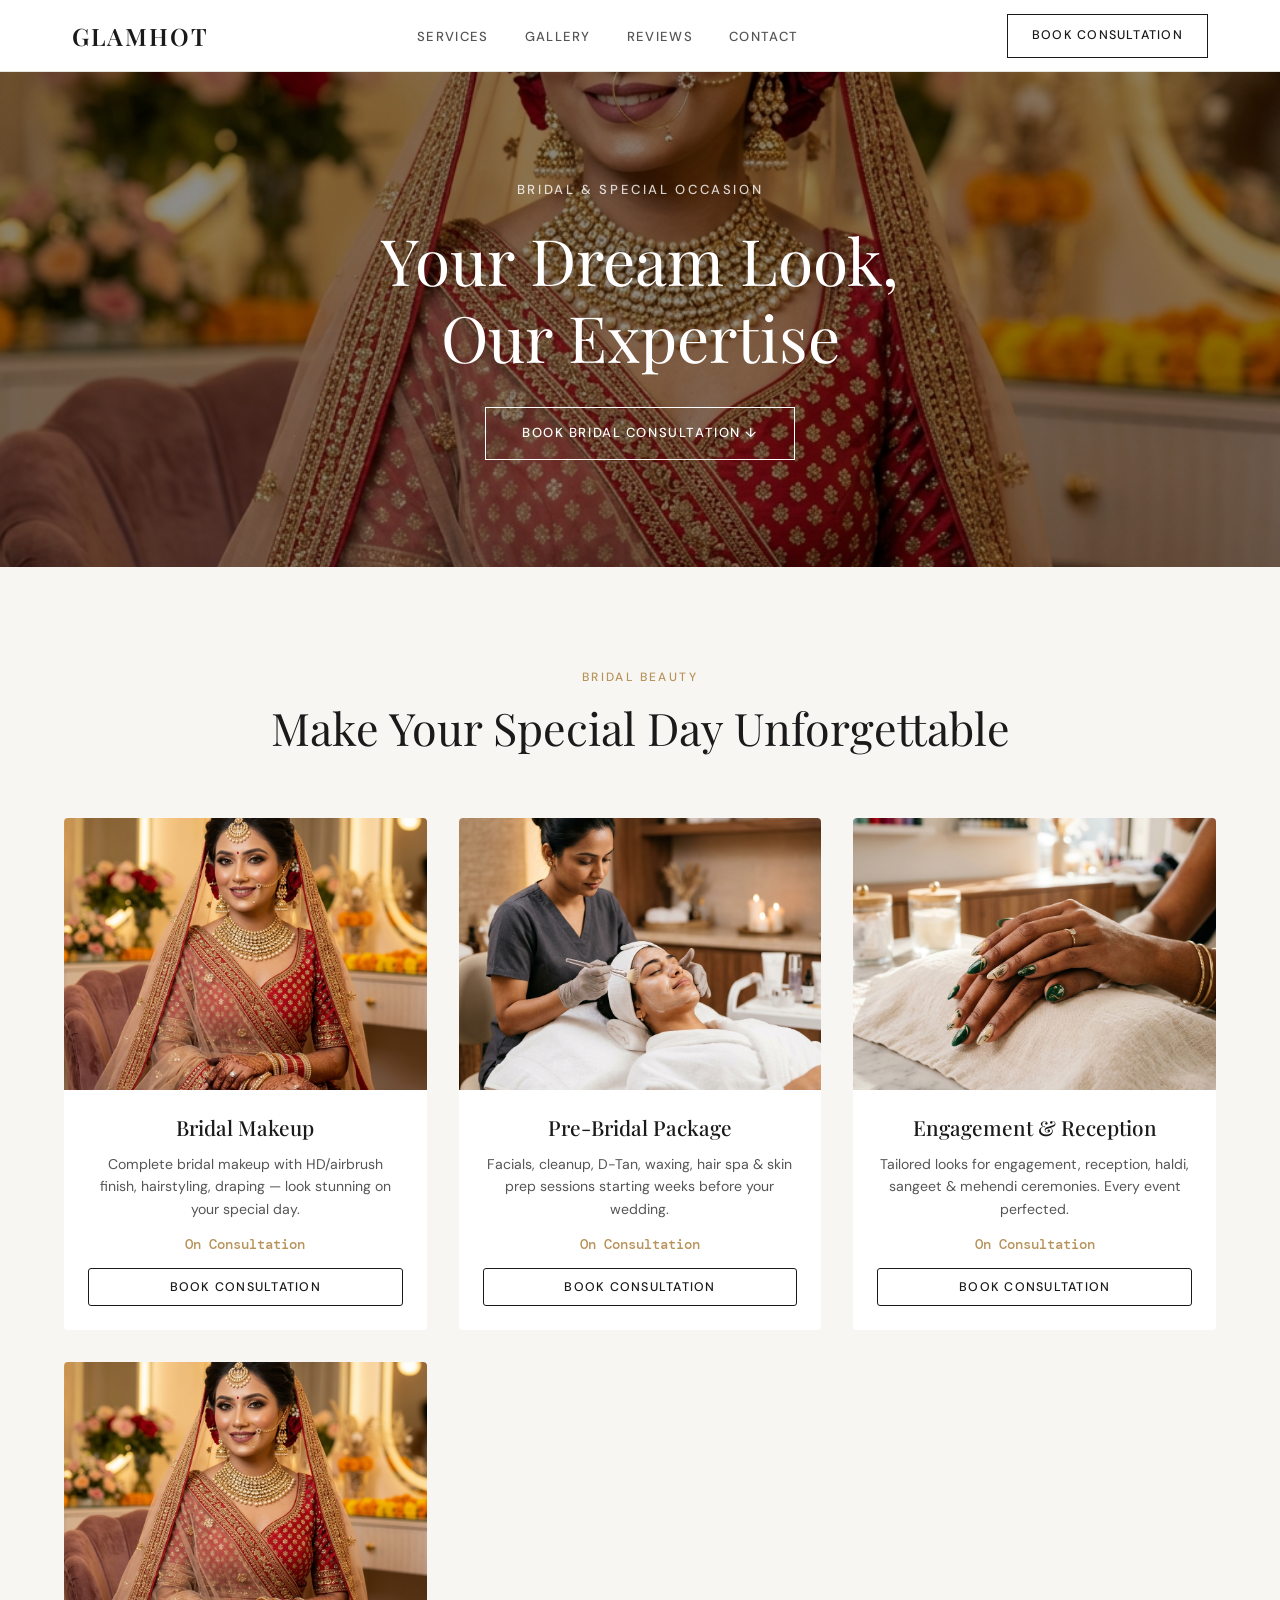
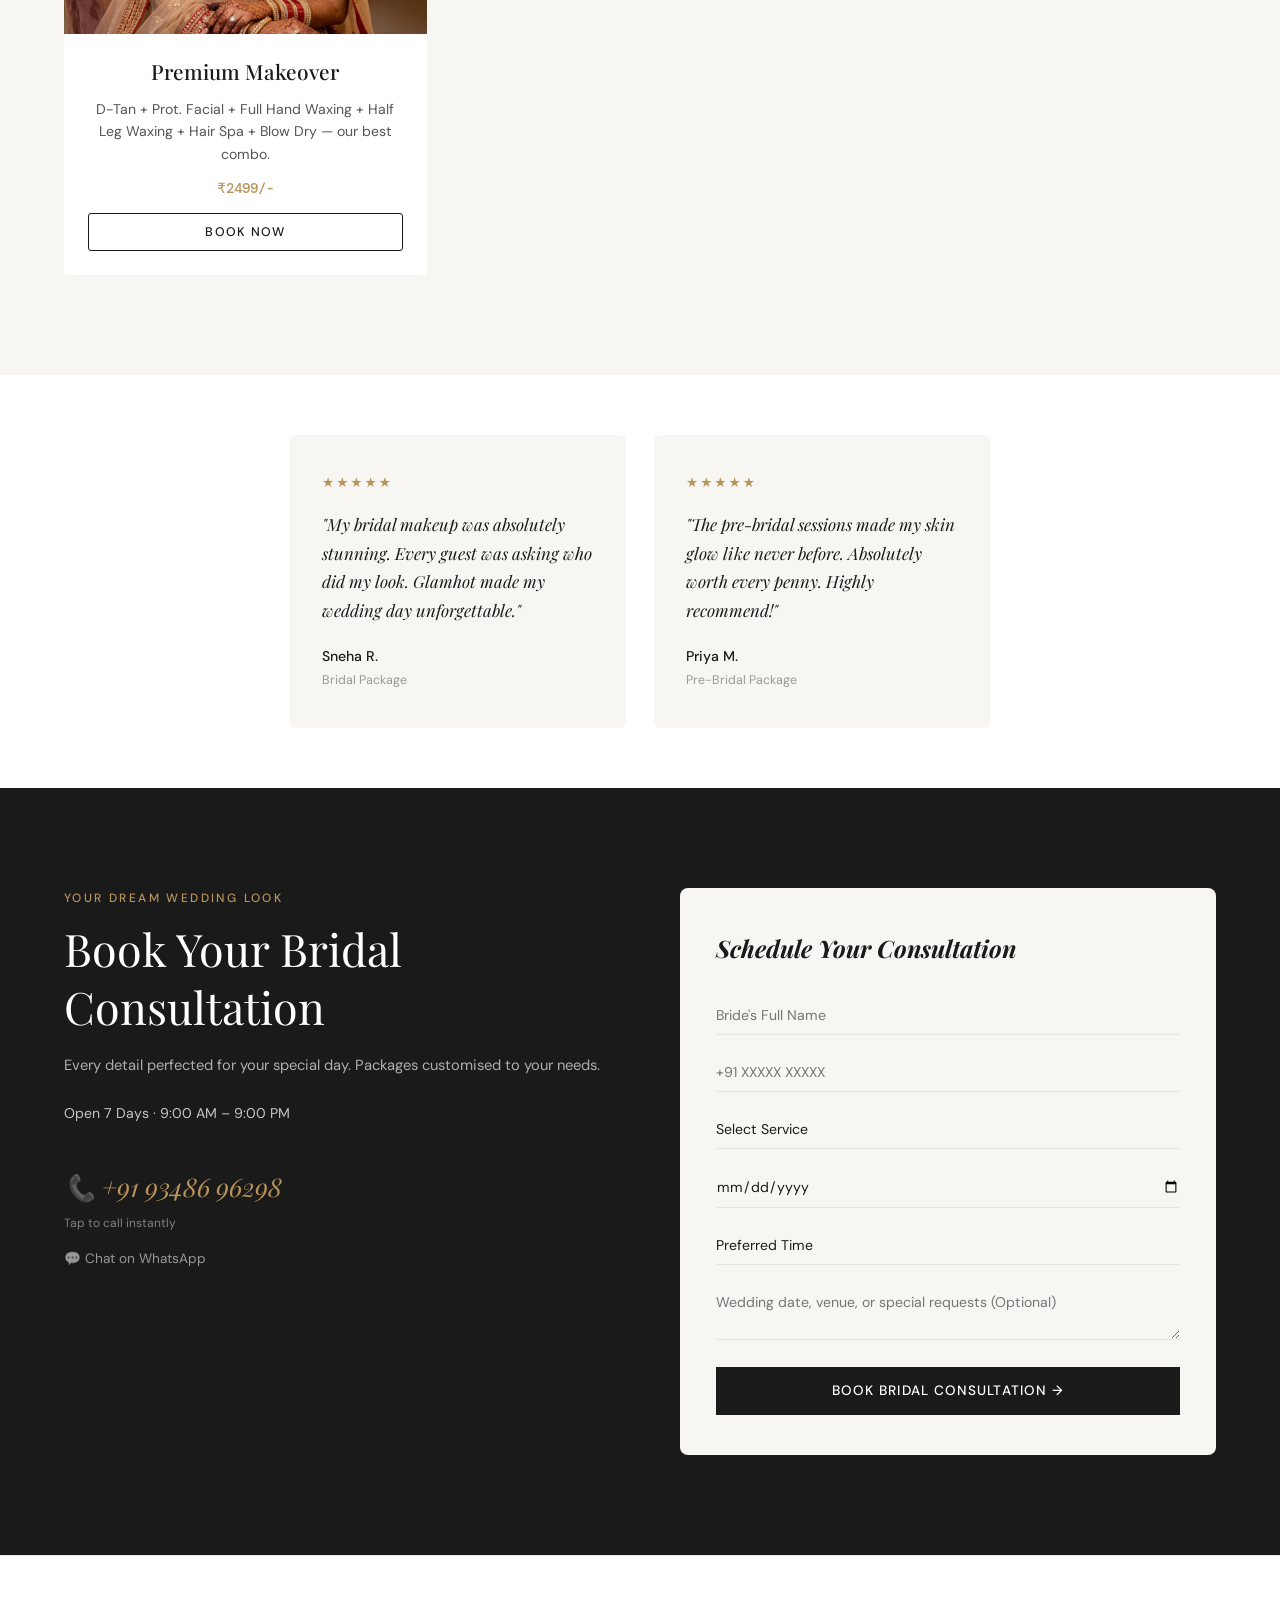
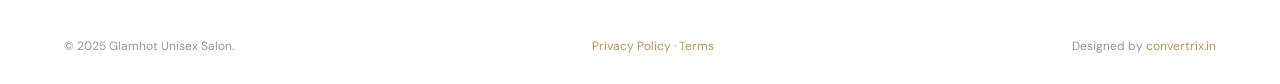
<file: bridal.html>
<!DOCTYPE html>
<html lang="en">
<head>
  <meta charset="UTF-8">
  <script async src="https://www.googletagmanager.com/gtag/js?id=AW-18125126067"></script>
  <script>window.dataLayer=window.dataLayer||[];function gtag(){dataLayer.push(arguments);}gtag('js',new Date());gtag('config','AW-18125126067');</script>
  <script>function gtag_report_conversion(url){var callback=function(){if(typeof(url)!='undefined'){window.location=url;}};gtag('event','conversion',{'send_to':'AW-18125126067/zBE4CNHRlKccELPz3cJD','value':1.0,'currency':'INR','event_callback':callback});return false;}</script>
  <meta name="viewport" content="width=device-width, initial-scale=1.0">
  <title>Bridal Packages | Glamhot Unisex Salon Bhubaneswar</title>
  <meta name="description" content="Best bridal makeup & pre-bridal packages in Bhubaneswar. Complete bridal beauty services at Glamhot Unisex Salon. Book your bridal consultation.">
  <link rel="preconnect" href="https://fonts.googleapis.com">
  <link rel="preconnect" href="https://fonts.gstatic.com" crossorigin>
  <link href="https://fonts.googleapis.com/css2?family=Playfair+Display:ital,wght@0,400;0,500;0,600;0,700;1,400;1,500&family=DM+Sans:wght@300;400;500;600&family=DM+Mono:wght@400&display=swap" rel="stylesheet">
  <link rel="stylesheet" href="style.css">
</head>
<body>
<nav id="nav"><div class="nav-inner"><a href="index.html" class="nav-logo">GLAMHOT</a><ul class="nav-links" id="navLinks"><li><a href="index.html#services">SERVICES</a></li><li><a href="index.html#gallery">GALLERY</a></li><li><a href="index.html#reviews">REVIEWS</a></li><li><a href="index.html#contact">CONTACT</a></li></ul><div class="nav-actions"><a href="tel:+919348696298" class="nav-call" aria-label="Call us"><svg width="20" height="20" viewBox="0 0 24 24" fill="none" stroke="currentColor" stroke-width="2"><path d="M22 16.92v3a2 2 0 0 1-2.18 2 19.79 19.79 0 0 1-8.63-3.07 19.5 19.5 0 0 1-6-6 19.79 19.79 0 0 1-3.07-8.67A2 2 0 0 1 4.11 2h3a2 2 0 0 1 2 1.72 12.84 12.84 0 0 0 .7 2.81 2 2 0 0 1-.45 2.11L8.09 9.91a16 16 0 0 0 6 6l1.27-1.27a2 2 0 0 1 2.11-.45 12.84 12.84 0 0 0 2.81.7A2 2 0 0 1 22 16.92z"/></svg></a><a href="#book-form" class="nav-cta">BOOK CONSULTATION</a></div><button class="hamburger" id="hamburger" aria-label="Menu"><span></span><span></span><span></span></button></div><div class="mobile-nav" id="mobileNav"><a href="index.html#services">SERVICES</a><a href="index.html#gallery">GALLERY</a><a href="index.html#contact">CONTACT</a><a href="#book-form" class="mobile-nav-cta">BOOK CONSULTATION</a><a href="tel:+919348696298" class="mobile-nav-phone">&#9743; +91 93486 96298</a></div></nav>

<section id="hero" style="height:55vh;min-height:400px"><div class="hero-slides"><div class="hero-slide active" style="background-image:url('images/svc-bridal.png')"><div class="hero-overlay"></div><div class="hero-content"><h5 class="hero-subtitle">Bridal &amp; Special Occasion</h5><h1 class="hero-heading">Your Dream Look,<br>Our Expertise</h1><a href="#book-form" class="hero-btn">Book Bridal Consultation &darr;</a></div></div></div></section>

<section id="services"><div class="container">
  <div class="section-header"><p class="section-label">BRIDAL BEAUTY</p><h2 class="section-heading">Make Your Special Day Unforgettable</h2></div>
  <div class="services-grid">
    <div class="svc-card fade-up">
      <div class="svc-img"><img src="images/svc-bridal.png" alt="Bridal Makeup" loading="lazy"></div>
      <h3>Bridal Makeup</h3>
      <p>Complete bridal makeup with HD/airbrush finish, hairstyling, draping &mdash; look stunning on your special day.</p>
      <span class="svc-price">On Consultation</span>
      <button class="svc-book-btn" onclick="selectPkg('Bridal Makeup')">Book Consultation</button>
    </div>
    <div class="svc-card fade-up">
      <div class="svc-img"><img src="images/svc-facial.png" alt="Pre-Bridal Package" loading="lazy"></div>
      <h3>Pre-Bridal Package</h3>
      <p>Facials, cleanup, D-Tan, waxing, hair spa &amp; skin prep sessions starting weeks before your wedding.</p>
      <span class="svc-price">On Consultation</span>
      <button class="svc-book-btn" onclick="selectPkg('Pre-Bridal Package')">Book Consultation</button>
    </div>
    <div class="svc-card fade-up">
      <div class="svc-img"><img src="images/svc-nails.png" alt="Engagement & Reception" loading="lazy"></div>
      <h3>Engagement &amp; Reception</h3>
      <p>Tailored looks for engagement, reception, haldi, sangeet &amp; mehendi ceremonies. Every event perfected.</p>
      <span class="svc-price">On Consultation</span>
      <button class="svc-book-btn" onclick="selectPkg('Engagement & Reception Look')">Book Consultation</button>
    </div>
    <div class="svc-card fade-up">
      <div class="svc-img"><img src="images/svc-bridal.png" alt="Premium Makeover" loading="lazy"></div>
      <h3>Premium Makeover</h3>
      <p>D-Tan + Prot. Facial + Full Hand Waxing + Half Leg Waxing + Hair Spa + Blow Dry &mdash; our best combo.</p>
      <span class="svc-price">&#8377;2499/-</span>
      <button class="svc-book-btn" onclick="selectPkg('Premium Makeover (₹2499)')">Book Now</button>
    </div>
  </div>
</div></section>

<!-- TESTIMONIAL -->
<section id="reviews" style="padding:60px 0"><div class="container">
  <div class="reviews-grid" style="max-width:700px">
    <div class="review-card fade-up">
      <div class="review-stars">&#9733;&#9733;&#9733;&#9733;&#9733;</div>
      <blockquote>"My bridal makeup was absolutely stunning. Every guest was asking who did my look. Glamhot made my wedding day unforgettable."</blockquote>
      <div class="review-author">Sneha R.</div>
      <div class="review-service">Bridal Package</div>
    </div>
    <div class="review-card fade-up">
      <div class="review-stars">&#9733;&#9733;&#9733;&#9733;&#9733;</div>
      <blockquote>"The pre-bridal sessions made my skin glow like never before. Absolutely worth every penny. Highly recommend!"</blockquote>
      <div class="review-author">Priya M.</div>
      <div class="review-service">Pre-Bridal Package</div>
    </div>
  </div>
</div></section>

<section id="booking"><div class="container booking-grid" id="book-form">
  <div class="booking-copy fade-up"><p class="section-label section-label--dark">YOUR DREAM WEDDING LOOK</p><h2 class="section-heading section-heading--light">Book Your Bridal Consultation</h2><p class="booking-desc">Every detail perfected for your special day. Packages customised to your needs.</p><div class="booking-hours"><p>Open 7 Days &middot; 9:00 AM &ndash; 9:00 PM</p></div><a href="tel:+919348696298" class="booking-phone">&#128222; +91 93486 96298</a><small class="booking-sub">Tap to call instantly</small><a href="https://wa.me/919348696298?text=Hi!%20I'm%20interested%20in%20bridal%20packages%20at%20Glamhot%20Salon.%20Can%20I%20book%20a%20consultation?" target="_blank" class="booking-wa" onclick="if(typeof gtag_report_conversion==='function')gtag_report_conversion();">&#128172; Chat on WhatsApp</a></div>
  <div class="booking-form fade-up"><div class="form-box"><h3 class="form-title">Schedule Your Consultation</h3><form id="bookingForm"><input type="text" name="name" placeholder="Bride's Full Name" required><input type="tel" name="phone" placeholder="+91 XXXXX XXXXX" required><select id="bf-service" name="service" required><option value="" disabled selected>Select Service</option><option>Bridal Makeup</option><option>Pre-Bridal Package</option><option>Engagement &amp; Reception Look</option><option>Premium Makeover (&#8377;2499)</option><option>Complete Bridal + Pre-Bridal</option><option>Other / Custom</option></select><input type="date" id="bf-date" name="date" required><select name="time" required><option value="" disabled selected>Preferred Time</option><option>Morning (9AM&ndash;12PM)</option><option>Afternoon (12PM&ndash;4PM)</option><option>Evening (4PM&ndash;9PM)</option></select><textarea name="message" rows="2" placeholder="Wedding date, venue, or special requests (Optional)"></textarea><button type="submit" class="btn-submit">Book Bridal Consultation &rarr;</button></form><div class="form-success" style="display:none"><div class="success-icon">&#10003;</div><h3>Consultation request received!</h3><p>Our bridal team will reach out on WhatsApp shortly.</p><a href="tel:+919348696298">&#128222; Call us: +91 93486 96298</a></div></div></div>
</div></section>

<footer><div class="container"><div class="footer-bottom" style="border-top:none;margin-top:0"><span>&copy; 2025 Glamhot Unisex Salon.</span><span><a href="privacy-policy.html">Privacy Policy</a> &middot; <a href="terms.html">Terms</a></span><span>Designed by <a href="https://convertrix.in" target="_blank" rel="noopener">convertrix.in</a></span></div></div></footer>

<script>
window.addEventListener('scroll',()=>{document.getElementById('nav').classList.toggle('scrolled',window.scrollY>20)},{passive:true});
const hamburger=document.getElementById('hamburger'),mobileNav=document.getElementById('mobileNav');
hamburger.addEventListener('click',()=>{hamburger.classList.toggle('active');mobileNav.classList.toggle('open');document.body.style.overflow=mobileNav.classList.contains('open')?'hidden':'';});
mobileNav.querySelectorAll('a').forEach(a=>{a.addEventListener('click',()=>{hamburger.classList.remove('active');mobileNav.classList.remove('open');document.body.style.overflow='';});});
const fo=new IntersectionObserver(e=>{e.forEach(en=>{if(en.isIntersecting){en.target.classList.add('visible');fo.unobserve(en.target);}});},{threshold:.1});
document.querySelectorAll('.fade-up').forEach((el,i)=>{el.style.transitionDelay=`${Math.min(i*.08,.4)}s`;fo.observe(el);});
document.querySelectorAll('a[href^="#"]').forEach(a=>{a.addEventListener('click',function(e){const t=document.querySelector(this.getAttribute('href'));if(t){e.preventDefault();t.scrollIntoView({behavior:'smooth',block:'start'});}});});
document.getElementById('bf-date')?.setAttribute('min',new Date().toISOString().split('T')[0]);
function selectPkg(name){const s=document.getElementById('bf-service');for(let o of s.options){if(o.text.includes(name.split('(')[0].trim())){o.selected=true;break;}}document.getElementById('book-form').scrollIntoView({behavior:'smooth',block:'start'});}
document.getElementById('bookingForm').addEventListener('submit',function(e){e.preventDefault();const b=this.querySelector('.btn-submit');b.textContent='Sending...';b.style.opacity='.6';setTimeout(()=>{this.style.display='none';document.querySelector('.form-success').style.display='block';const n=this.querySelector('[name=name]').value,p=this.querySelector('[name=phone]').value,s=this.querySelector('[name=service]').value,d=this.querySelector('[name=date]').value,t=this.querySelector('[name=time]').value,m=this.querySelector('[name=message]')?.value||'';const msg=encodeURIComponent(`Hi! I'm interested in bridal services at Glamhot Salon.\n\n👤 ${n}\n📞 ${p}\n💍 ${s}\n📅 ${d}\n🕐 ${t}\n💬 ${m}\n\nPlease arrange a consultation!`);if(typeof gtag_report_conversion==='function')gtag_report_conversion();window.open(`https://wa.me/919348696298?text=${msg}`,'_blank');},800);});
</script>
</body></html>
</file>
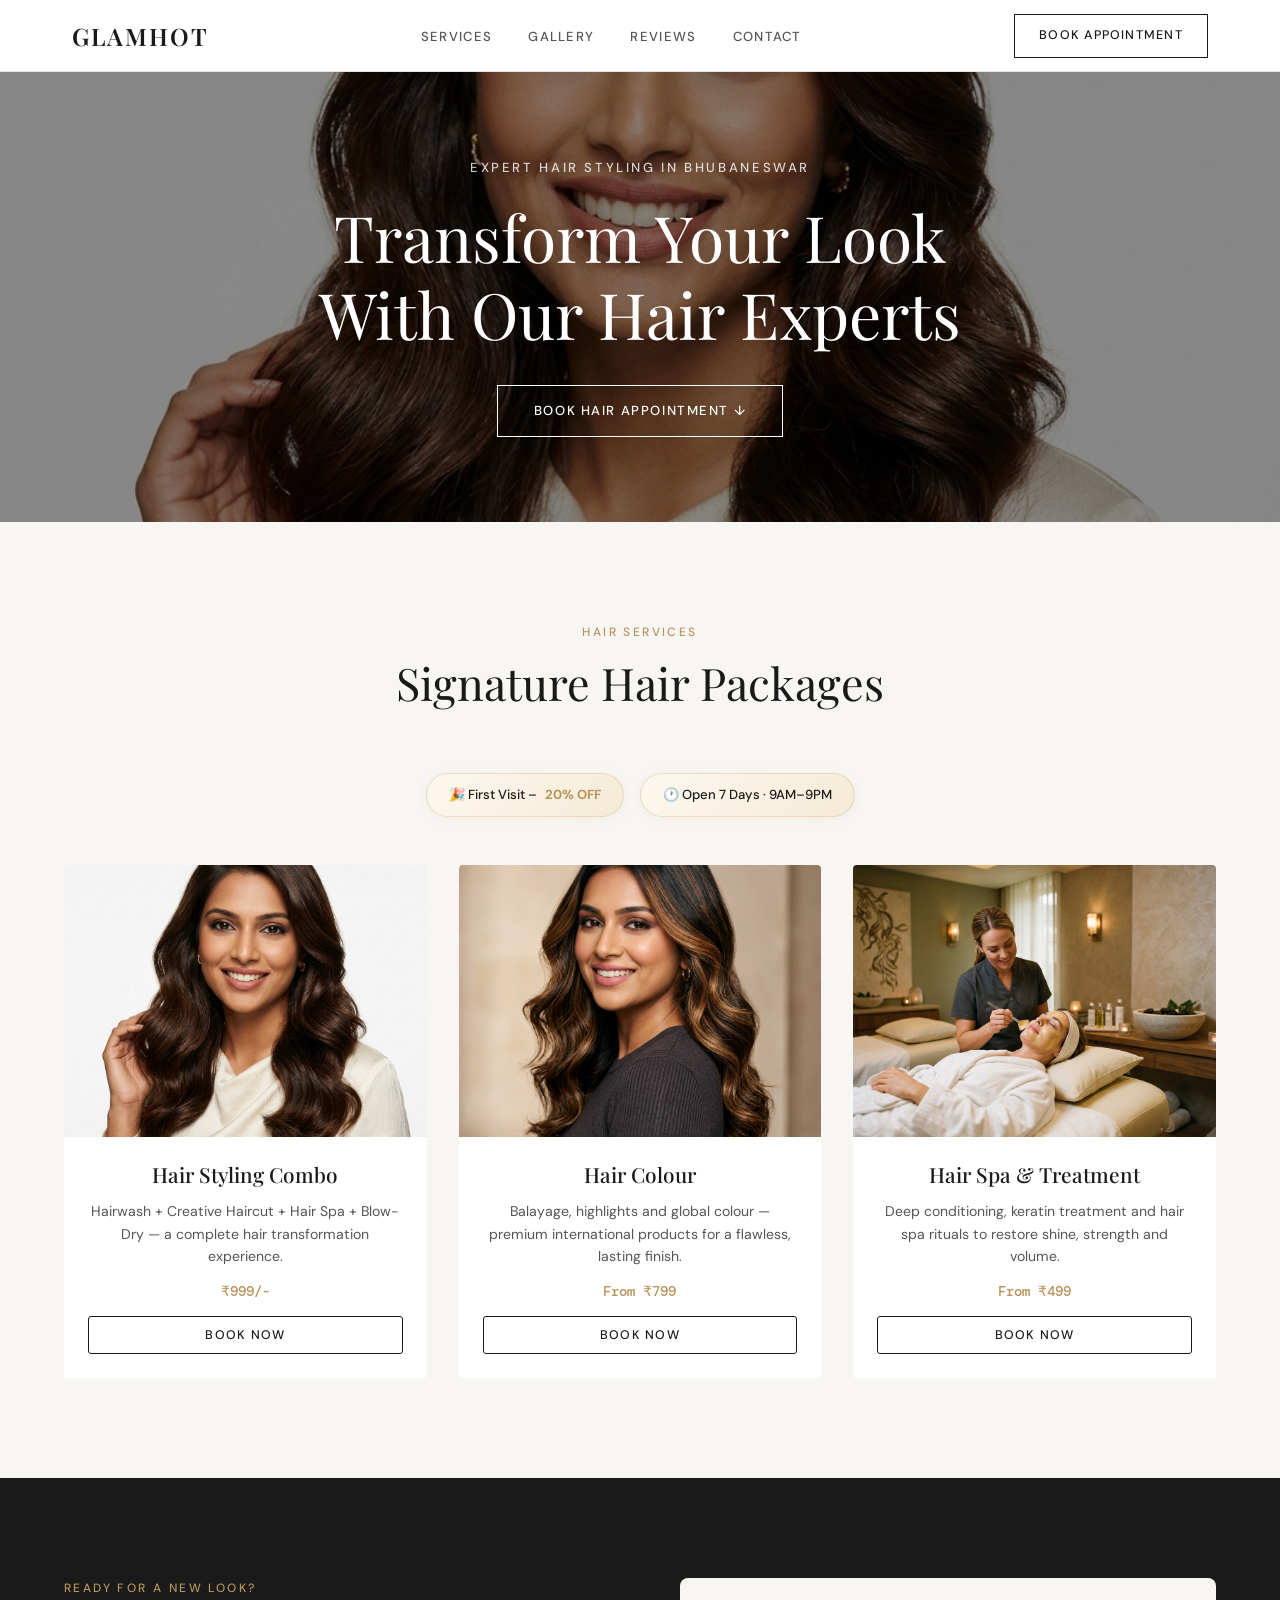
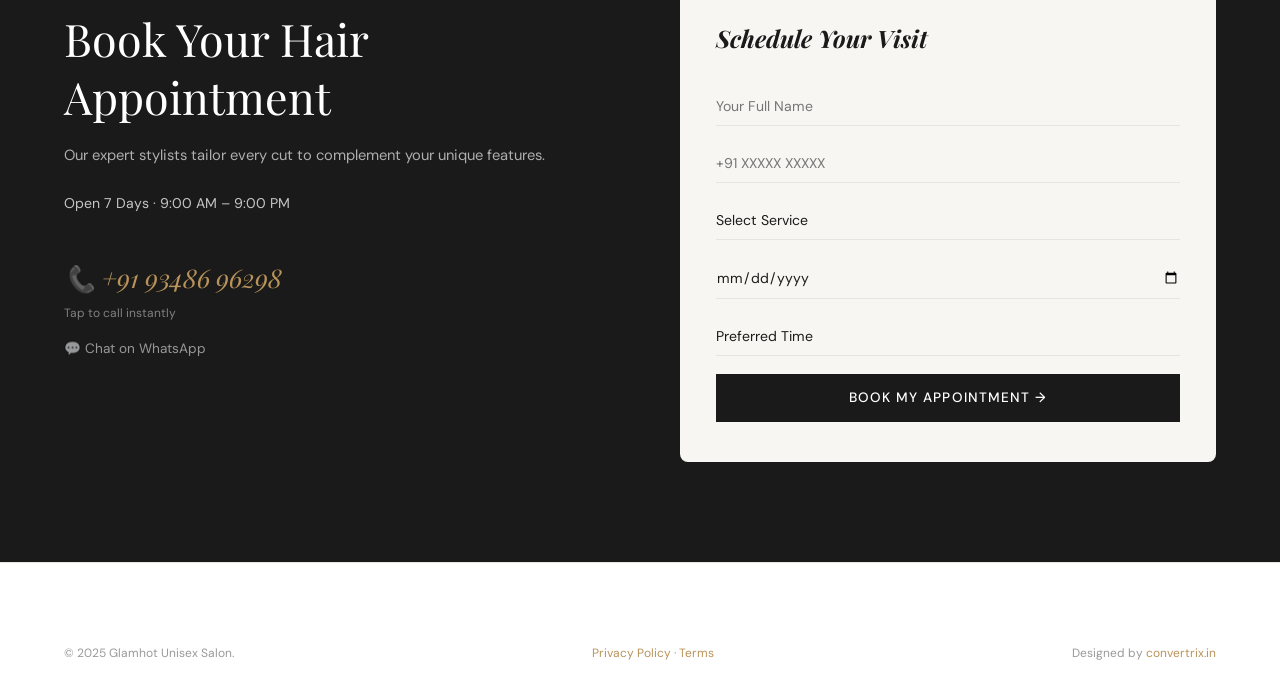
<file: hair-services.html>
<!DOCTYPE html>
<html lang="en">
<head>
  <meta charset="UTF-8">
  <script async src="https://www.googletagmanager.com/gtag/js?id=AW-18125126067"></script>
  <script>window.dataLayer=window.dataLayer||[];function gtag(){dataLayer.push(arguments);}gtag('js',new Date());gtag('config','AW-18125126067');</script>
  <script>function gtag_report_conversion(url){var callback=function(){if(typeof(url)!='undefined'){window.location=url;}};gtag('event','conversion',{'send_to':'AW-18125126067/zBE4CNHRlKccELPz3cJD','value':1.0,'currency':'INR','event_callback':callback});return false;}</script>
  <meta name="viewport" content="width=device-width, initial-scale=1.0">
  <title>Hair Styling Services | Glamhot Unisex Salon Bhubaneswar</title>
  <meta name="description" content="Best hair styling, haircuts, hair spa, blow-dry & hair colour in Bhubaneswar. Packages from ₹999. Book at Glamhot Unisex Salon.">
  <link rel="preconnect" href="https://fonts.googleapis.com">
  <link rel="preconnect" href="https://fonts.gstatic.com" crossorigin>
  <link href="https://fonts.googleapis.com/css2?family=Playfair+Display:ital,wght@0,400;0,500;0,600;0,700;1,400;1,500&family=DM+Sans:wght@300;400;500;600&family=DM+Mono:wght@400&display=swap" rel="stylesheet">
  <link rel="stylesheet" href="style.css">
</head>
<body>
<nav id="nav"><div class="nav-inner"><a href="index.html" class="nav-logo">GLAMHOT</a><ul class="nav-links" id="navLinks"><li><a href="index.html#services">SERVICES</a></li><li><a href="index.html#gallery">GALLERY</a></li><li><a href="index.html#reviews">REVIEWS</a></li><li><a href="index.html#contact">CONTACT</a></li></ul><div class="nav-actions"><a href="tel:+919348696298" class="nav-call" aria-label="Call us"><svg width="20" height="20" viewBox="0 0 24 24" fill="none" stroke="currentColor" stroke-width="2"><path d="M22 16.92v3a2 2 0 0 1-2.18 2 19.79 19.79 0 0 1-8.63-3.07 19.5 19.5 0 0 1-6-6 19.79 19.79 0 0 1-3.07-8.67A2 2 0 0 1 4.11 2h3a2 2 0 0 1 2 1.72 12.84 12.84 0 0 0 .7 2.81 2 2 0 0 1-.45 2.11L8.09 9.91a16 16 0 0 0 6 6l1.27-1.27a2 2 0 0 1 2.11-.45 12.84 12.84 0 0 0 2.81.7A2 2 0 0 1 22 16.92z"/></svg></a><a href="#book-form" class="nav-cta">BOOK APPOINTMENT</a></div><button class="hamburger" id="hamburger" aria-label="Menu"><span></span><span></span><span></span></button></div><div class="mobile-nav" id="mobileNav"><a href="index.html#services">SERVICES</a><a href="index.html#gallery">GALLERY</a><a href="index.html#contact">CONTACT</a><a href="#book-form" class="mobile-nav-cta">BOOK APPOINTMENT</a><a href="tel:+919348696298" class="mobile-nav-phone">&#9743; +91 93486 96298</a></div></nav>

<section id="hero" style="height:50vh;min-height:380px"><div class="hero-slides"><div class="hero-slide active" style="background-image:url('images/svc-hair.png')"><div class="hero-overlay"></div><div class="hero-content"><h5 class="hero-subtitle">Expert Hair Styling in Bhubaneswar</h5><h1 class="hero-heading">Transform Your Look<br>With Our Hair Experts</h1><a href="#book-form" class="hero-btn">Book Hair Appointment &darr;</a></div></div></div></section>

<section id="services"><div class="container">
  <div class="section-header"><p class="section-label">HAIR SERVICES</p><h2 class="section-heading">Signature Hair Packages</h2></div>
  <div class="svc-badge-row fade-up"><div class="svc-badge">&#127881; First Visit &ndash; <strong>20% OFF</strong></div><div class="svc-badge">&#128336; Open 7 Days &middot; 9AM&ndash;9PM</div></div>
  <div class="services-grid">
    <div class="svc-card fade-up">
      <div class="svc-img"><img src="images/svc-hair.png" alt="Hair Styling Combo" loading="lazy"></div>
      <h3>Hair Styling Combo</h3>
      <p>Hairwash + Creative Haircut + Hair Spa + Blow-Dry &mdash; a complete hair transformation experience.</p>
      <span class="svc-price">&#8377;999/-</span>
      <button class="svc-book-btn" onclick="selectPkg('Hair Styling Combo (₹999)')">Book Now</button>
    </div>
    <div class="svc-card fade-up">
      <div class="svc-img"><img src="images/svc-colour.png" alt="Hair Colour" loading="lazy"></div>
      <h3>Hair Colour</h3>
      <p>Balayage, highlights and global colour &mdash; premium international products for a flawless, lasting finish.</p>
      <span class="svc-price">From &#8377;799</span>
      <button class="svc-book-btn" onclick="selectPkg('Hair Colour')">Book Now</button>
    </div>
    <div class="svc-card fade-up">
      <div class="svc-img"><img src="images/svc-spa.png" alt="Hair Spa" loading="lazy"></div>
      <h3>Hair Spa &amp; Treatment</h3>
      <p>Deep conditioning, keratin treatment and hair spa rituals to restore shine, strength and volume.</p>
      <span class="svc-price">From &#8377;499</span>
      <button class="svc-book-btn" onclick="selectPkg('Hair Spa & Treatment')">Book Now</button>
    </div>
  </div>
</div></section>

<section id="booking"><div class="container booking-grid" id="book-form">
  <div class="booking-copy fade-up"><p class="section-label section-label--dark">READY FOR A NEW LOOK?</p><h2 class="section-heading section-heading--light">Book Your Hair Appointment</h2><p class="booking-desc">Our expert stylists tailor every cut to complement your unique features.</p><div class="booking-hours"><p>Open 7 Days &middot; 9:00 AM &ndash; 9:00 PM</p></div><a href="tel:+919348696298" class="booking-phone">&#128222; +91 93486 96298</a><small class="booking-sub">Tap to call instantly</small><a href="https://wa.me/919348696298?text=Hi!%20I'd%20like%20to%20book%20a%20hair%20appointment%20at%20Glamhot%20Salon." target="_blank" class="booking-wa" onclick="if(typeof gtag_report_conversion==='function')gtag_report_conversion();">&#128172; Chat on WhatsApp</a></div>
  <div class="booking-form fade-up"><div class="form-box"><h3 class="form-title">Schedule Your Visit</h3><form id="bookingForm"><input type="text" name="name" placeholder="Your Full Name" required><input type="tel" name="phone" placeholder="+91 XXXXX XXXXX" required><select id="bf-service" name="service" required><option value="" disabled selected>Select Service</option><option>Hair Styling Combo (&#8377;999)</option><option>Hair Colour</option><option>Hair Spa &amp; Treatment</option><option>Haircut Only</option><option>Blow Dry</option><option>Other</option></select><input type="date" id="bf-date" name="date" required><select name="time" required><option value="" disabled selected>Preferred Time</option><option>Morning (9AM&ndash;12PM)</option><option>Afternoon (12PM&ndash;4PM)</option><option>Evening (4PM&ndash;9PM)</option></select><button type="submit" class="btn-submit">Book My Appointment &rarr;</button></form><div class="form-success" style="display:none"><div class="success-icon">&#10003;</div><h3>Your request is confirmed!</h3><p>We'll reach out on WhatsApp within 2 hours.</p><a href="tel:+919348696298">&#128222; Call us: +91 93486 96298</a></div></div></div>
</div></section>

<footer><div class="container"><div class="footer-bottom" style="border-top:none;margin-top:0"><span>&copy; 2025 Glamhot Unisex Salon.</span><span><a href="privacy-policy.html">Privacy Policy</a> &middot; <a href="terms.html">Terms</a></span><span>Designed by <a href="https://convertrix.in" target="_blank" rel="noopener">convertrix.in</a></span></div></div></footer>

<script>
window.addEventListener('scroll',()=>{document.getElementById('nav').classList.toggle('scrolled',window.scrollY>20)},{passive:true});
const hamburger=document.getElementById('hamburger'),mobileNav=document.getElementById('mobileNav');
hamburger.addEventListener('click',()=>{hamburger.classList.toggle('active');mobileNav.classList.toggle('open');document.body.style.overflow=mobileNav.classList.contains('open')?'hidden':'';});
mobileNav.querySelectorAll('a').forEach(a=>{a.addEventListener('click',()=>{hamburger.classList.remove('active');mobileNav.classList.remove('open');document.body.style.overflow='';});});
const fo=new IntersectionObserver(e=>{e.forEach(en=>{if(en.isIntersecting){en.target.classList.add('visible');fo.unobserve(en.target);}});},{threshold:.1});
document.querySelectorAll('.fade-up').forEach((el,i)=>{el.style.transitionDelay=`${Math.min(i*.08,.4)}s`;fo.observe(el);});
document.querySelectorAll('a[href^="#"]').forEach(a=>{a.addEventListener('click',function(e){const t=document.querySelector(this.getAttribute('href'));if(t){e.preventDefault();t.scrollIntoView({behavior:'smooth',block:'start'});}});});
document.getElementById('bf-date')?.setAttribute('min',new Date().toISOString().split('T')[0]);
function selectPkg(name){const s=document.getElementById('bf-service');for(let o of s.options){if(o.text.includes(name.split('(')[0].trim())){o.selected=true;break;}}document.getElementById('book-form').scrollIntoView({behavior:'smooth',block:'start'});}
document.getElementById('bookingForm').addEventListener('submit',function(e){e.preventDefault();const b=this.querySelector('.btn-submit');b.textContent='Sending...';b.style.opacity='.6';setTimeout(()=>{this.style.display='none';document.querySelector('.form-success').style.display='block';const n=this.querySelector('[name=name]').value,p=this.querySelector('[name=phone]').value,s=this.querySelector('[name=service]').value,d=this.querySelector('[name=date]').value,t=this.querySelector('[name=time]').value;const msg=encodeURIComponent(`Hi! I'd like to book at Glamhot Salon.\n\n👤 ${n}\n📞 ${p}\n💇 ${s}\n📅 ${d}\n🕐 ${t}\n\nPlease confirm!`);if(typeof gtag_report_conversion==='function')gtag_report_conversion();window.open(`https://wa.me/919348696298?text=${msg}`,'_blank');},800);});
</script>
</body></html>
</file>
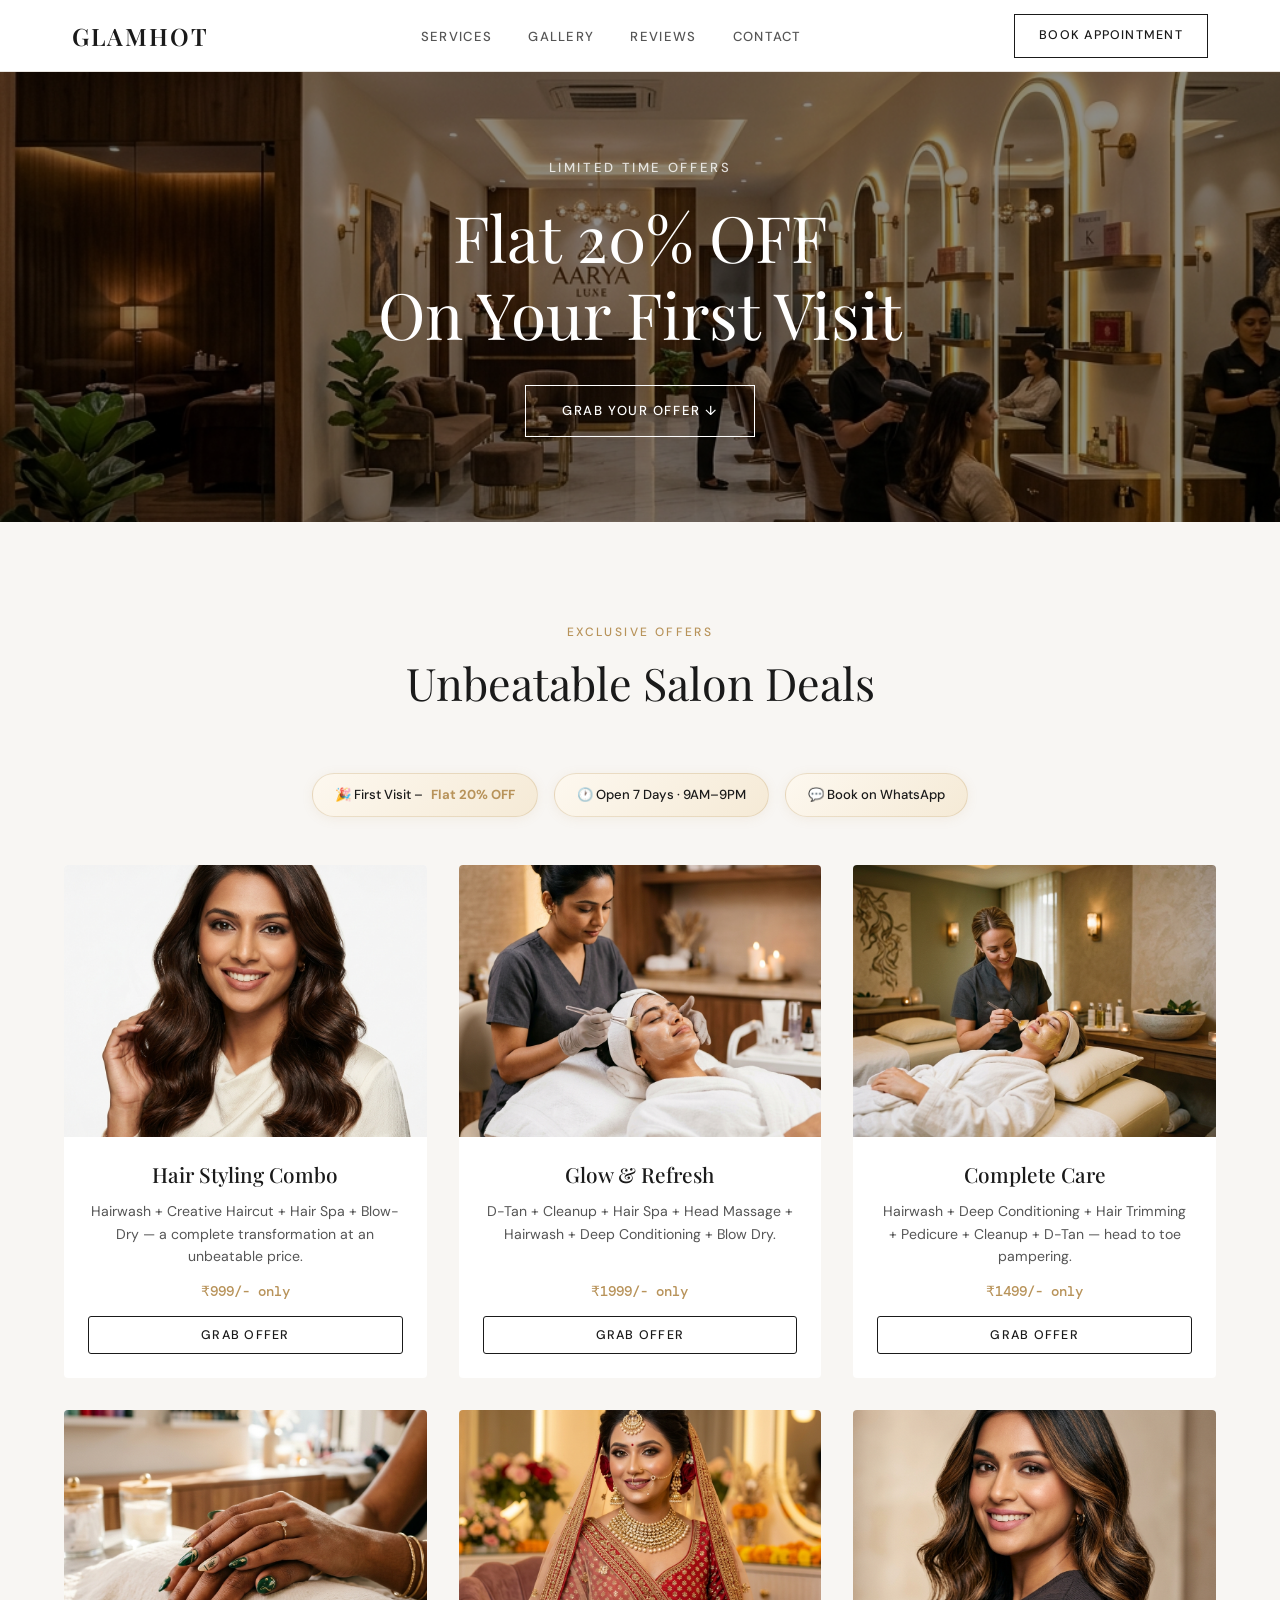
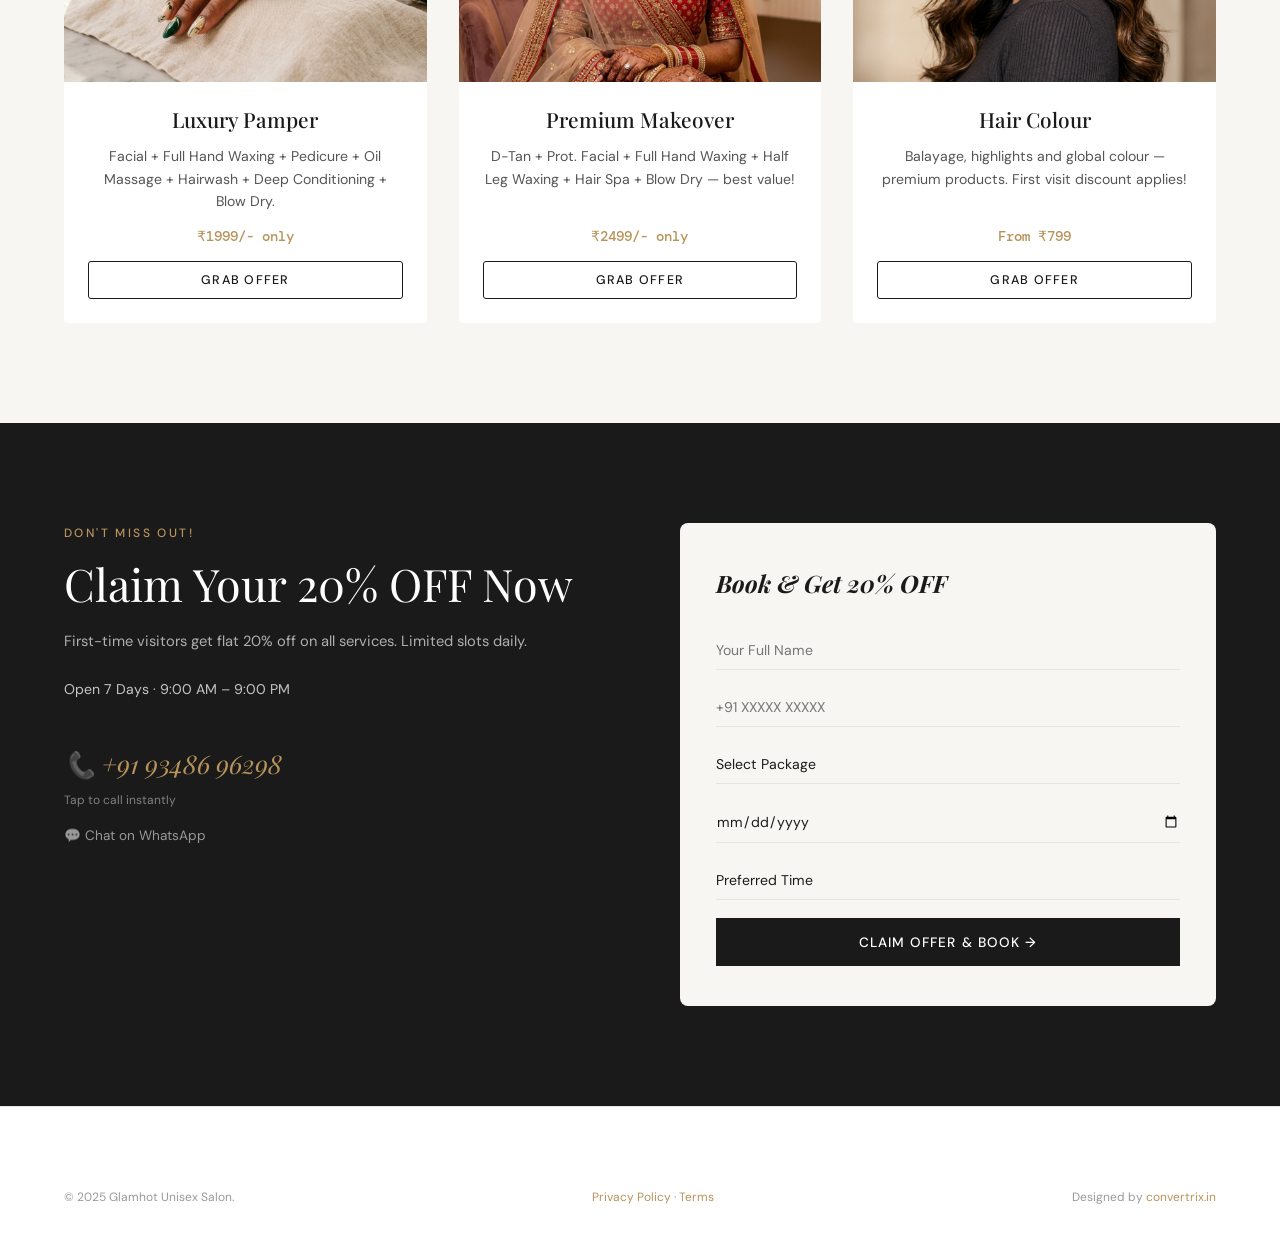
<file: offers.html>
<!DOCTYPE html>
<html lang="en">
<head>
  <meta charset="UTF-8">
  <script async src="https://www.googletagmanager.com/gtag/js?id=AW-18125126067"></script>
  <script>window.dataLayer=window.dataLayer||[];function gtag(){dataLayer.push(arguments);}gtag('js',new Date());gtag('config','AW-18125126067');</script>
  <script>function gtag_report_conversion(url){var callback=function(){if(typeof(url)!='undefined'){window.location=url;}};gtag('event','conversion',{'send_to':'AW-18125126067/zBE4CNHRlKccELPz3cJD','value':1.0,'currency':'INR','event_callback':callback});return false;}</script>
  <meta name="viewport" content="width=device-width, initial-scale=1.0">
  <title>Salon Offers &amp; Deals | Glamhot Unisex Salon Bhubaneswar</title>
  <meta name="description" content="Best salon offers in Bhubaneswar! 20% OFF first visit. Combo packages from ₹999. Hair, skin, bridal deals at Glamhot Unisex Salon.">
  <link rel="preconnect" href="https://fonts.googleapis.com">
  <link rel="preconnect" href="https://fonts.gstatic.com" crossorigin>
  <link href="https://fonts.googleapis.com/css2?family=Playfair+Display:ital,wght@0,400;0,500;0,600;0,700;1,400;1,500&family=DM+Sans:wght@300;400;500;600&family=DM+Mono:wght@400&display=swap" rel="stylesheet">
  <link rel="stylesheet" href="style.css">
</head>
<body>
<nav id="nav"><div class="nav-inner"><a href="index.html" class="nav-logo">GLAMHOT</a><ul class="nav-links" id="navLinks"><li><a href="index.html#services">SERVICES</a></li><li><a href="index.html#gallery">GALLERY</a></li><li><a href="index.html#reviews">REVIEWS</a></li><li><a href="index.html#contact">CONTACT</a></li></ul><div class="nav-actions"><a href="tel:+919348696298" class="nav-call" aria-label="Call us"><svg width="20" height="20" viewBox="0 0 24 24" fill="none" stroke="currentColor" stroke-width="2"><path d="M22 16.92v3a2 2 0 0 1-2.18 2 19.79 19.79 0 0 1-8.63-3.07 19.5 19.5 0 0 1-6-6 19.79 19.79 0 0 1-3.07-8.67A2 2 0 0 1 4.11 2h3a2 2 0 0 1 2 1.72 12.84 12.84 0 0 0 .7 2.81 2 2 0 0 1-.45 2.11L8.09 9.91a16 16 0 0 0 6 6l1.27-1.27a2 2 0 0 1 2.11-.45 12.84 12.84 0 0 0 2.81.7A2 2 0 0 1 22 16.92z"/></svg></a><a href="#book-form" class="nav-cta">BOOK APPOINTMENT</a></div><button class="hamburger" id="hamburger" aria-label="Menu"><span></span><span></span><span></span></button></div><div class="mobile-nav" id="mobileNav"><a href="index.html#services">SERVICES</a><a href="index.html#gallery">GALLERY</a><a href="index.html#contact">CONTACT</a><a href="#book-form" class="mobile-nav-cta">BOOK APPOINTMENT</a><a href="tel:+919348696298" class="mobile-nav-phone">&#9743; +91 93486 96298</a></div></nav>

<section id="hero" style="height:50vh;min-height:380px"><div class="hero-slides"><div class="hero-slide active" style="background-image:url('images/hero-slide-1.png')"><div class="hero-overlay"></div><div class="hero-content"><h5 class="hero-subtitle">Limited Time Offers</h5><h1 class="hero-heading">Flat 20% OFF<br>On Your First Visit</h1><a href="#book-form" class="hero-btn">Grab Your Offer &darr;</a></div></div></div></section>

<section id="services"><div class="container">
  <div class="section-header"><p class="section-label">EXCLUSIVE OFFERS</p><h2 class="section-heading">Unbeatable Salon Deals</h2></div>
  <div class="svc-badge-row fade-up"><div class="svc-badge">&#127881; First Visit &ndash; <strong>Flat 20% OFF</strong></div><div class="svc-badge">&#128336; Open 7 Days &middot; 9AM&ndash;9PM</div><div class="svc-badge">&#128172; Book on WhatsApp</div></div>
  <div class="services-grid">
    <div class="svc-card fade-up">
      <div class="svc-img"><img src="images/svc-hair.png" alt="Hair Styling Combo" loading="lazy"></div>
      <h3>Hair Styling Combo</h3>
      <p>Hairwash + Creative Haircut + Hair Spa + Blow-Dry &mdash; a complete transformation at an unbeatable price.</p>
      <span class="svc-price">&#8377;999/- only</span>
      <button class="svc-book-btn" onclick="selectPkg('Hair Styling Combo (₹999)')">Grab Offer</button>
    </div>
    <div class="svc-card fade-up">
      <div class="svc-img"><img src="images/svc-facial.png" alt="Glow & Refresh" loading="lazy"></div>
      <h3>Glow &amp; Refresh</h3>
      <p>D-Tan + Cleanup + Hair Spa + Head Massage + Hairwash + Deep Conditioning + Blow Dry.</p>
      <span class="svc-price">&#8377;1999/- only</span>
      <button class="svc-book-btn" onclick="selectPkg('Glow & Refresh (₹1999)')">Grab Offer</button>
    </div>
    <div class="svc-card fade-up">
      <div class="svc-img"><img src="images/svc-spa.png" alt="Complete Care" loading="lazy"></div>
      <h3>Complete Care</h3>
      <p>Hairwash + Deep Conditioning + Hair Trimming + Pedicure + Cleanup + D-Tan &mdash; head to toe pampering.</p>
      <span class="svc-price">&#8377;1499/- only</span>
      <button class="svc-book-btn" onclick="selectPkg('Complete Care (₹1499)')">Grab Offer</button>
    </div>
    <div class="svc-card fade-up">
      <div class="svc-img"><img src="images/svc-nails.png" alt="Luxury Pamper" loading="lazy"></div>
      <h3>Luxury Pamper</h3>
      <p>Facial + Full Hand Waxing + Pedicure + Oil Massage + Hairwash + Deep Conditioning + Blow Dry.</p>
      <span class="svc-price">&#8377;1999/- only</span>
      <button class="svc-book-btn" onclick="selectPkg('Luxury Pamper (₹1999)')">Grab Offer</button>
    </div>
    <div class="svc-card fade-up">
      <div class="svc-img"><img src="images/svc-bridal.png" alt="Premium Makeover" loading="lazy"></div>
      <h3>Premium Makeover</h3>
      <p>D-Tan + Prot. Facial + Full Hand Waxing + Half Leg Waxing + Hair Spa + Blow Dry &mdash; best value!</p>
      <span class="svc-price">&#8377;2499/- only</span>
      <button class="svc-book-btn" onclick="selectPkg('Premium Makeover (₹2499)')">Grab Offer</button>
    </div>
    <div class="svc-card fade-up">
      <div class="svc-img"><img src="images/svc-colour.png" alt="Hair Colour" loading="lazy"></div>
      <h3>Hair Colour</h3>
      <p>Balayage, highlights and global colour &mdash; premium products. First visit discount applies!</p>
      <span class="svc-price">From &#8377;799</span>
      <button class="svc-book-btn" onclick="selectPkg('Hair Colour')">Grab Offer</button>
    </div>
  </div>
</div></section>

<section id="booking"><div class="container booking-grid" id="book-form">
  <div class="booking-copy fade-up"><p class="section-label section-label--dark">DON'T MISS OUT!</p><h2 class="section-heading section-heading--light">Claim Your 20% OFF Now</h2><p class="booking-desc">First-time visitors get flat 20% off on all services. Limited slots daily.</p><div class="booking-hours"><p>Open 7 Days &middot; 9:00 AM &ndash; 9:00 PM</p></div><a href="tel:+919348696298" class="booking-phone">&#128222; +91 93486 96298</a><small class="booking-sub">Tap to call instantly</small><a href="https://wa.me/919348696298?text=Hi!%20I%20saw%20the%2020%25%20OFF%20offer.%20I'd%20like%20to%20book%20at%20Glamhot%20Salon." target="_blank" class="booking-wa" onclick="if(typeof gtag_report_conversion==='function')gtag_report_conversion();">&#128172; Chat on WhatsApp</a></div>
  <div class="booking-form fade-up"><div class="form-box"><h3 class="form-title">Book &amp; Get 20% OFF</h3><form id="bookingForm"><input type="text" name="name" placeholder="Your Full Name" required><input type="tel" name="phone" placeholder="+91 XXXXX XXXXX" required><select id="bf-service" name="service" required><option value="" disabled selected>Select Package</option><option>Hair Styling Combo (&#8377;999)</option><option>Glow &amp; Refresh (&#8377;1999)</option><option>Complete Care (&#8377;1499)</option><option>Luxury Pamper (&#8377;1999)</option><option>Premium Makeover (&#8377;2499)</option><option>Hair Colour</option><option>Other</option></select><input type="date" id="bf-date" name="date" required><select name="time" required><option value="" disabled selected>Preferred Time</option><option>Morning (9AM&ndash;12PM)</option><option>Afternoon (12PM&ndash;4PM)</option><option>Evening (4PM&ndash;9PM)</option></select><button type="submit" class="btn-submit">Claim Offer &amp; Book &rarr;</button></form><div class="form-success" style="display:none"><div class="success-icon">&#10003;</div><h3>Offer claimed!</h3><p>We'll confirm your 20% OFF slot on WhatsApp.</p><a href="tel:+919348696298">&#128222; Call us: +91 93486 96298</a></div></div></div>
</div></section>

<footer><div class="container"><div class="footer-bottom" style="border-top:none;margin-top:0"><span>&copy; 2025 Glamhot Unisex Salon.</span><span><a href="privacy-policy.html">Privacy Policy</a> &middot; <a href="terms.html">Terms</a></span><span>Designed by <a href="https://convertrix.in" target="_blank" rel="noopener">convertrix.in</a></span></div></div></footer>

<script>
window.addEventListener('scroll',()=>{document.getElementById('nav').classList.toggle('scrolled',window.scrollY>20)},{passive:true});
const hamburger=document.getElementById('hamburger'),mobileNav=document.getElementById('mobileNav');
hamburger.addEventListener('click',()=>{hamburger.classList.toggle('active');mobileNav.classList.toggle('open');document.body.style.overflow=mobileNav.classList.contains('open')?'hidden':'';});
mobileNav.querySelectorAll('a').forEach(a=>{a.addEventListener('click',()=>{hamburger.classList.remove('active');mobileNav.classList.remove('open');document.body.style.overflow='';});});
const fo=new IntersectionObserver(e=>{e.forEach(en=>{if(en.isIntersecting){en.target.classList.add('visible');fo.unobserve(en.target);}});},{threshold:.1});
document.querySelectorAll('.fade-up').forEach((el,i)=>{el.style.transitionDelay=`${Math.min(i*.08,.4)}s`;fo.observe(el);});
document.querySelectorAll('a[href^="#"]').forEach(a=>{a.addEventListener('click',function(e){const t=document.querySelector(this.getAttribute('href'));if(t){e.preventDefault();t.scrollIntoView({behavior:'smooth',block:'start'});}});});
document.getElementById('bf-date')?.setAttribute('min',new Date().toISOString().split('T')[0]);
function selectPkg(name){const s=document.getElementById('bf-service');for(let o of s.options){if(o.text.includes(name.split('(')[0].trim())){o.selected=true;break;}}document.getElementById('book-form').scrollIntoView({behavior:'smooth',block:'start'});}
document.getElementById('bookingForm').addEventListener('submit',function(e){e.preventDefault();const b=this.querySelector('.btn-submit');b.textContent='Sending...';b.style.opacity='.6';setTimeout(()=>{this.style.display='none';document.querySelector('.form-success').style.display='block';const n=this.querySelector('[name=name]').value,p=this.querySelector('[name=phone]').value,s=this.querySelector('[name=service]').value,d=this.querySelector('[name=date]').value,t=this.querySelector('[name=time]').value;const msg=encodeURIComponent(`Hi! I saw the 20% OFF offer at Glamhot Salon.\n\n👤 ${n}\n📞 ${p}\n💇 ${s}\n📅 ${d}\n🕐 ${t}\n\nPlease confirm with discount!`);if(typeof gtag_report_conversion==='function')gtag_report_conversion();window.open(`https://wa.me/919348696298?text=${msg}`,'_blank');},800);});
</script>
</body></html>
</file>
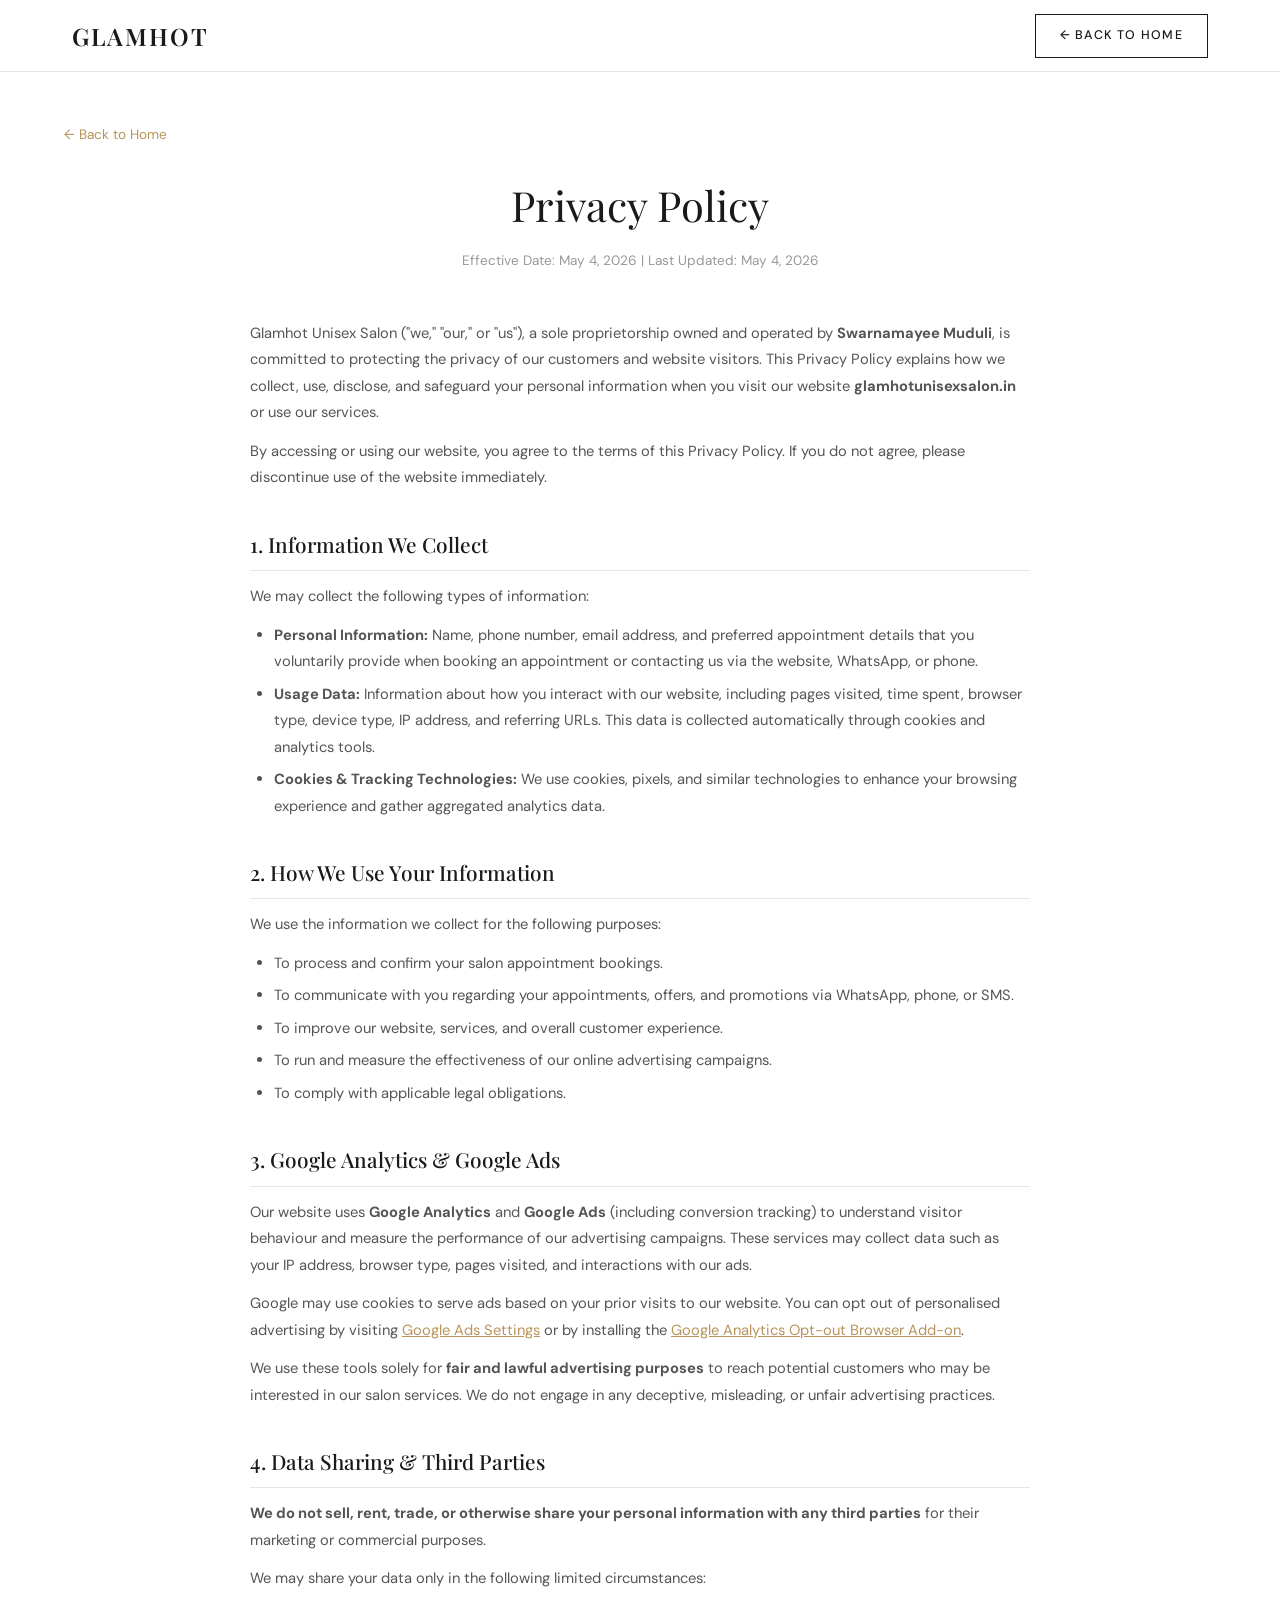
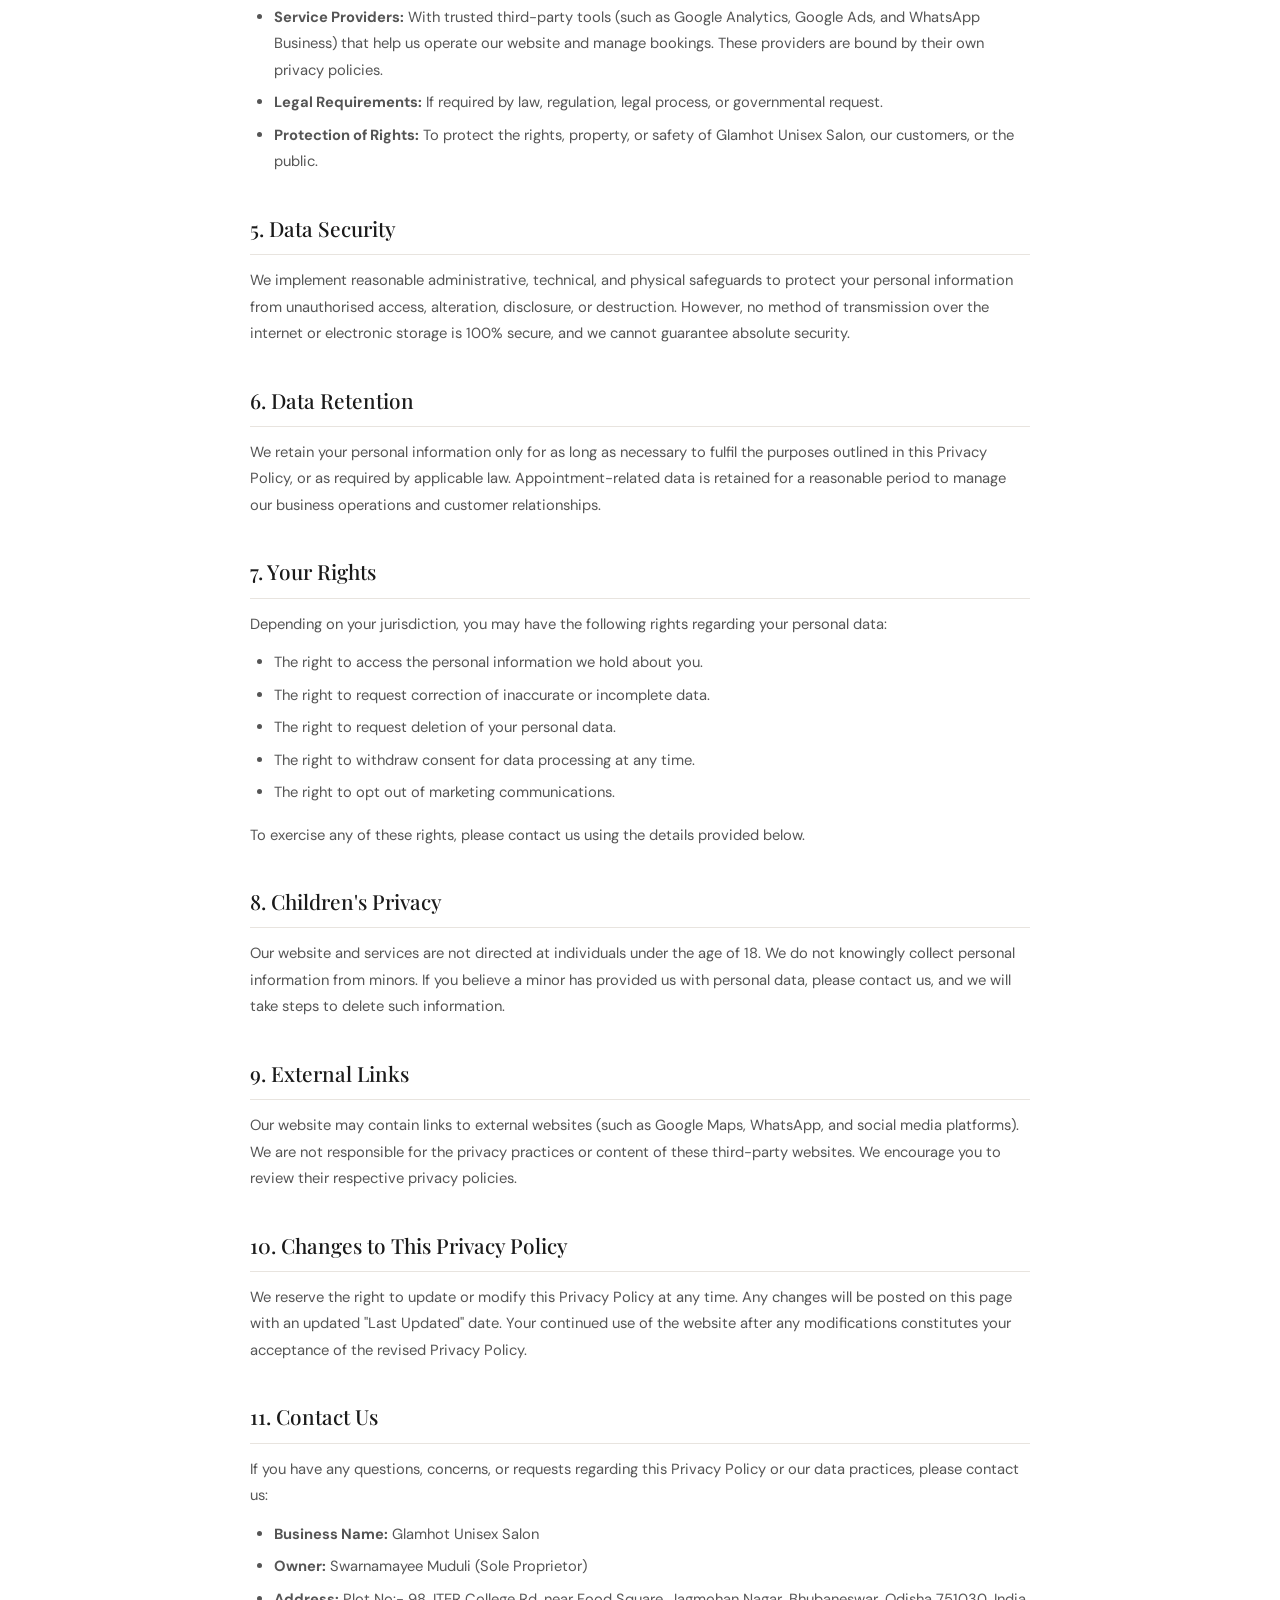
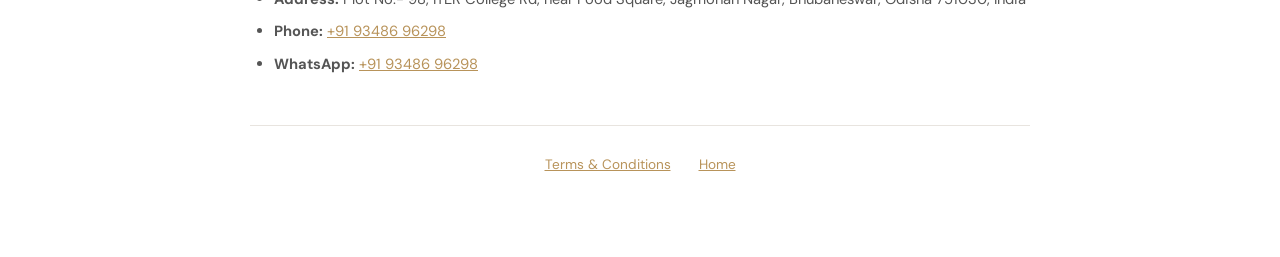
<file: privacy-policy.html>
<!DOCTYPE html>
<html lang="en">
<head>
  <meta charset="UTF-8">
  <meta name="viewport" content="width=device-width, initial-scale=1.0">
  <title>Privacy Policy | Glamhot Unisex Salon</title>
  <meta name="description" content="Privacy Policy for Glamhot Unisex Salon, Bhubaneswar. Learn how we collect, use, and protect your personal information.">
  <link rel="preconnect" href="https://fonts.googleapis.com">
  <link rel="preconnect" href="https://fonts.gstatic.com" crossorigin>
  <link href="https://fonts.googleapis.com/css2?family=Playfair+Display:ital,wght@0,400;0,500;0,600;0,700;1,400;1,500&family=DM+Sans:wght@300;400;500;600&display=swap" rel="stylesheet">
  <link rel="stylesheet" href="style.css">
  <style>
    .legal-page { padding: 120px 0 80px; background: var(--bg-white); min-height: 100vh; }
    .legal-page h1 {
      font-family: var(--font-display); font-weight: 400; font-size: clamp(1.8rem, 4vw, 2.6rem);
      color: var(--text-primary); margin-bottom: 8px; text-align: center;
    }
    .legal-meta { text-align: center; font-size: .85rem; color: var(--text-light); margin-bottom: 48px; }
    .legal-content { max-width: 780px; margin: 0 auto; }
    .legal-content h2 {
      font-family: var(--font-display); font-weight: 500; font-size: 1.3rem;
      color: var(--text-primary); margin: 36px 0 12px; padding-bottom: 8px;
      border-bottom: 1px solid var(--border);
    }
    .legal-content p, .legal-content li {
      font-size: .92rem; color: var(--text-body); line-height: 1.8; margin-bottom: 12px;
    }
    .legal-content ul { padding-left: 24px; margin-bottom: 16px; }
    .legal-content li { margin-bottom: 6px; }
    .legal-content a { color: var(--accent); text-decoration: underline; }
    .legal-back {
      display: inline-flex; align-items: center; gap: 6px; font-size: .85rem;
      color: var(--accent); margin-bottom: 24px; transition: color .2s;
    }
    .legal-back:hover { color: var(--text-primary); }
    .legal-footer { text-align: center; margin-top: 48px; padding-top: 24px; border-top: 1px solid var(--border); }
    .legal-footer a { color: var(--accent); font-size: .85rem; margin: 0 12px; }
  </style>
</head>
<body>

<nav id="nav">
  <div class="nav-inner">
    <a href="index.html" class="nav-logo">GLAMHOT</a>
    <div class="nav-actions">
      <a href="index.html" class="nav-cta">← BACK TO HOME</a>
    </div>
  </div>
</nav>

<section class="legal-page">
  <div class="container">
    <a href="index.html" class="legal-back">← Back to Home</a>
    <h1>Privacy Policy</h1>
    <p class="legal-meta">Effective Date: May 4, 2026 | Last Updated: May 4, 2026</p>

    <div class="legal-content">

      <p>Glamhot Unisex Salon ("we," "our," or "us"), a sole proprietorship owned and operated by <strong>Swarnamayee Muduli</strong>, is committed to protecting the privacy of our customers and website visitors. This Privacy Policy explains how we collect, use, disclose, and safeguard your personal information when you visit our website <strong>glamhotunisexsalon.in</strong> or use our services.</p>

      <p>By accessing or using our website, you agree to the terms of this Privacy Policy. If you do not agree, please discontinue use of the website immediately.</p>

      <h2>1. Information We Collect</h2>
      <p>We may collect the following types of information:</p>
      <ul>
        <li><strong>Personal Information:</strong> Name, phone number, email address, and preferred appointment details that you voluntarily provide when booking an appointment or contacting us via the website, WhatsApp, or phone.</li>
        <li><strong>Usage Data:</strong> Information about how you interact with our website, including pages visited, time spent, browser type, device type, IP address, and referring URLs. This data is collected automatically through cookies and analytics tools.</li>
        <li><strong>Cookies &amp; Tracking Technologies:</strong> We use cookies, pixels, and similar technologies to enhance your browsing experience and gather aggregated analytics data.</li>
      </ul>

      <h2>2. How We Use Your Information</h2>
      <p>We use the information we collect for the following purposes:</p>
      <ul>
        <li>To process and confirm your salon appointment bookings.</li>
        <li>To communicate with you regarding your appointments, offers, and promotions via WhatsApp, phone, or SMS.</li>
        <li>To improve our website, services, and overall customer experience.</li>
        <li>To run and measure the effectiveness of our online advertising campaigns.</li>
        <li>To comply with applicable legal obligations.</li>
      </ul>

      <h2>3. Google Analytics &amp; Google Ads</h2>
      <p>Our website uses <strong>Google Analytics</strong> and <strong>Google Ads</strong> (including conversion tracking) to understand visitor behaviour and measure the performance of our advertising campaigns. These services may collect data such as your IP address, browser type, pages visited, and interactions with our ads.</p>
      <p>Google may use cookies to serve ads based on your prior visits to our website. You can opt out of personalised advertising by visiting <a href="https://adssettings.google.com" target="_blank" rel="noopener">Google Ads Settings</a> or by installing the <a href="https://tools.google.com/dlpage/gaoptout" target="_blank" rel="noopener">Google Analytics Opt-out Browser Add-on</a>.</p>
      <p>We use these tools solely for <strong>fair and lawful advertising purposes</strong> to reach potential customers who may be interested in our salon services. We do not engage in any deceptive, misleading, or unfair advertising practices.</p>

      <h2>4. Data Sharing &amp; Third Parties</h2>
      <p><strong>We do not sell, rent, trade, or otherwise share your personal information with any third parties</strong> for their marketing or commercial purposes.</p>
      <p>We may share your data only in the following limited circumstances:</p>
      <ul>
        <li><strong>Service Providers:</strong> With trusted third-party tools (such as Google Analytics, Google Ads, and WhatsApp Business) that help us operate our website and manage bookings. These providers are bound by their own privacy policies.</li>
        <li><strong>Legal Requirements:</strong> If required by law, regulation, legal process, or governmental request.</li>
        <li><strong>Protection of Rights:</strong> To protect the rights, property, or safety of Glamhot Unisex Salon, our customers, or the public.</li>
      </ul>

      <h2>5. Data Security</h2>
      <p>We implement reasonable administrative, technical, and physical safeguards to protect your personal information from unauthorised access, alteration, disclosure, or destruction. However, no method of transmission over the internet or electronic storage is 100% secure, and we cannot guarantee absolute security.</p>

      <h2>6. Data Retention</h2>
      <p>We retain your personal information only for as long as necessary to fulfil the purposes outlined in this Privacy Policy, or as required by applicable law. Appointment-related data is retained for a reasonable period to manage our business operations and customer relationships.</p>

      <h2>7. Your Rights</h2>
      <p>Depending on your jurisdiction, you may have the following rights regarding your personal data:</p>
      <ul>
        <li>The right to access the personal information we hold about you.</li>
        <li>The right to request correction of inaccurate or incomplete data.</li>
        <li>The right to request deletion of your personal data.</li>
        <li>The right to withdraw consent for data processing at any time.</li>
        <li>The right to opt out of marketing communications.</li>
      </ul>
      <p>To exercise any of these rights, please contact us using the details provided below.</p>

      <h2>8. Children's Privacy</h2>
      <p>Our website and services are not directed at individuals under the age of 18. We do not knowingly collect personal information from minors. If you believe a minor has provided us with personal data, please contact us, and we will take steps to delete such information.</p>

      <h2>9. External Links</h2>
      <p>Our website may contain links to external websites (such as Google Maps, WhatsApp, and social media platforms). We are not responsible for the privacy practices or content of these third-party websites. We encourage you to review their respective privacy policies.</p>

      <h2>10. Changes to This Privacy Policy</h2>
      <p>We reserve the right to update or modify this Privacy Policy at any time. Any changes will be posted on this page with an updated "Last Updated" date. Your continued use of the website after any modifications constitutes your acceptance of the revised Privacy Policy.</p>

      <h2>11. Contact Us</h2>
      <p>If you have any questions, concerns, or requests regarding this Privacy Policy or our data practices, please contact us:</p>
      <ul>
        <li><strong>Business Name:</strong> Glamhot Unisex Salon</li>
        <li><strong>Owner:</strong> Swarnamayee Muduli (Sole Proprietor)</li>
        <li><strong>Address:</strong> Plot No:- 98, ITER College Rd, near Food Square, Jagmohan Nagar, Bhubaneswar, Odisha 751030, India</li>
        <li><strong>Phone:</strong> <a href="tel:+919348696298">+91 93486 96298</a></li>
        <li><strong>WhatsApp:</strong> <a href="https://wa.me/919348696298" target="_blank">+91 93486 96298</a></li>
      </ul>

      <div class="legal-footer">
        <a href="terms.html">Terms &amp; Conditions</a>
        <a href="index.html">Home</a>
      </div>

    </div>
  </div>
</section>

</body>
</html>
</file>
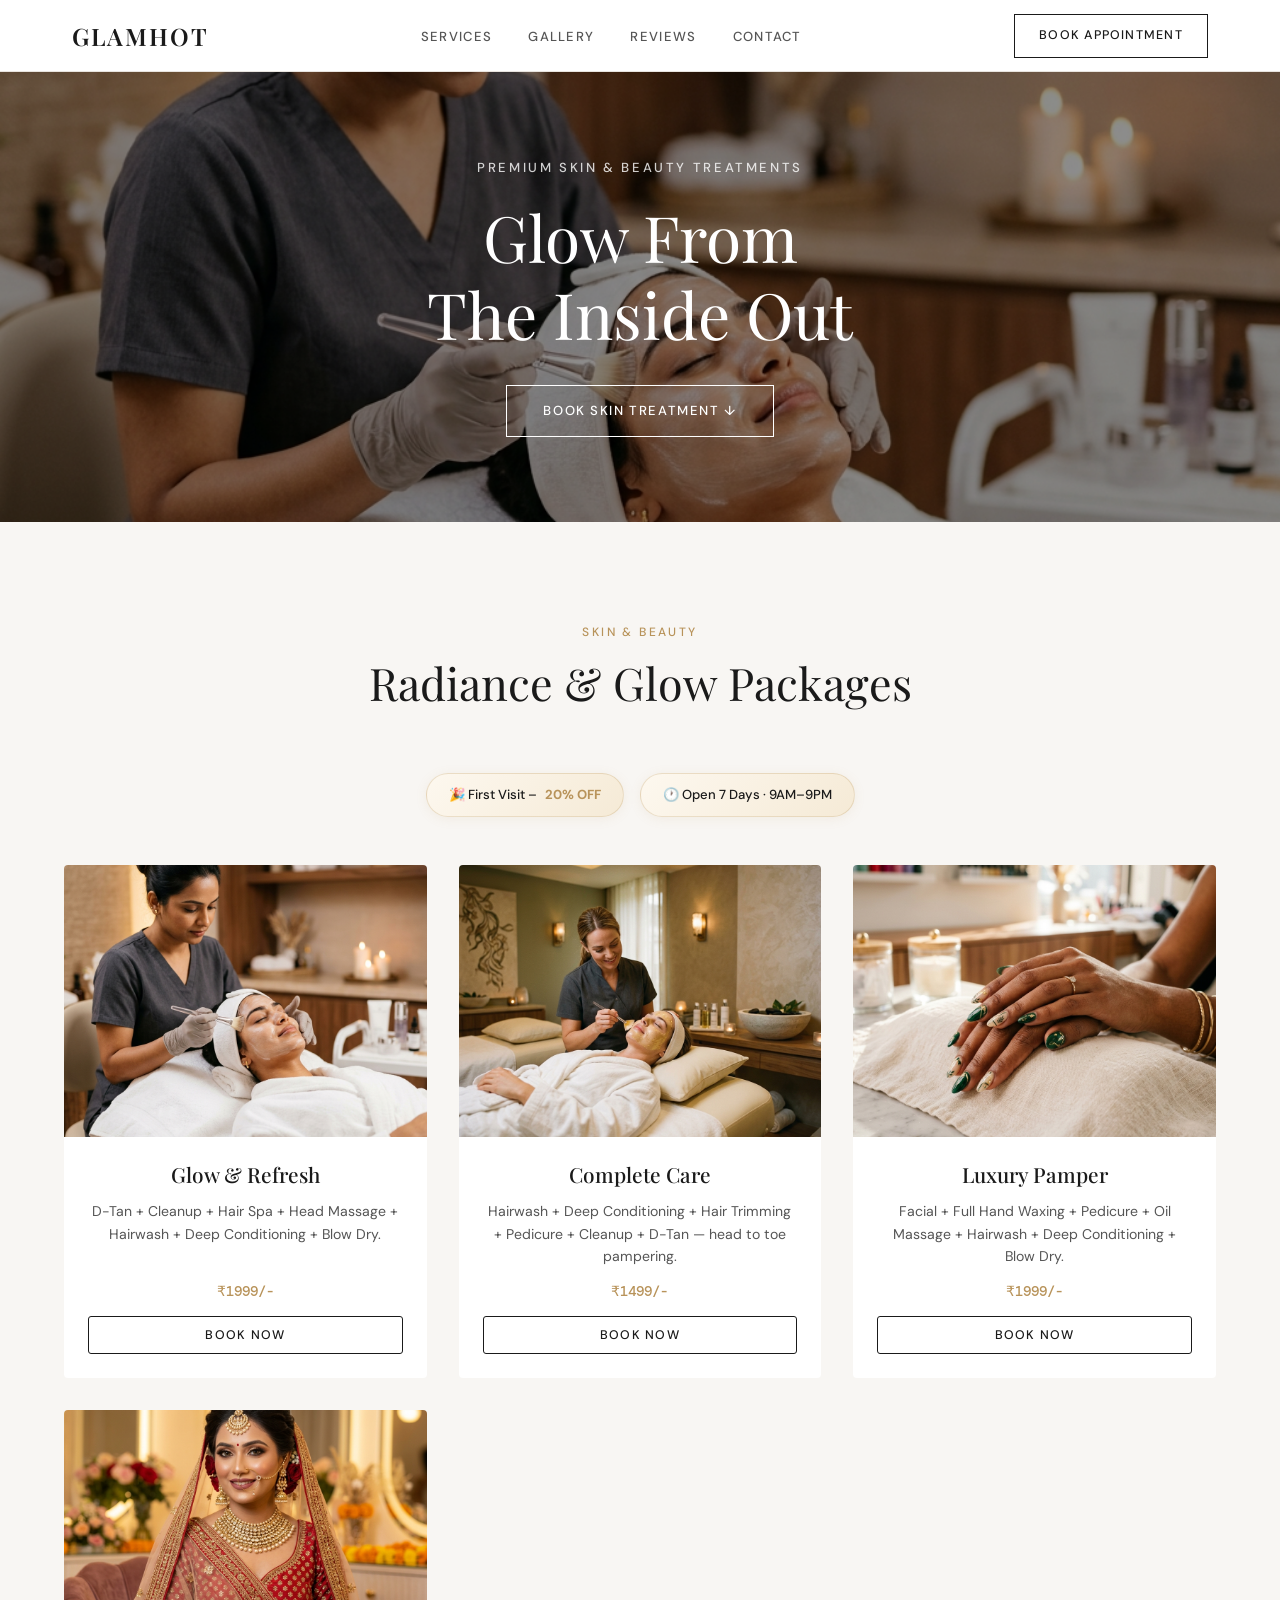
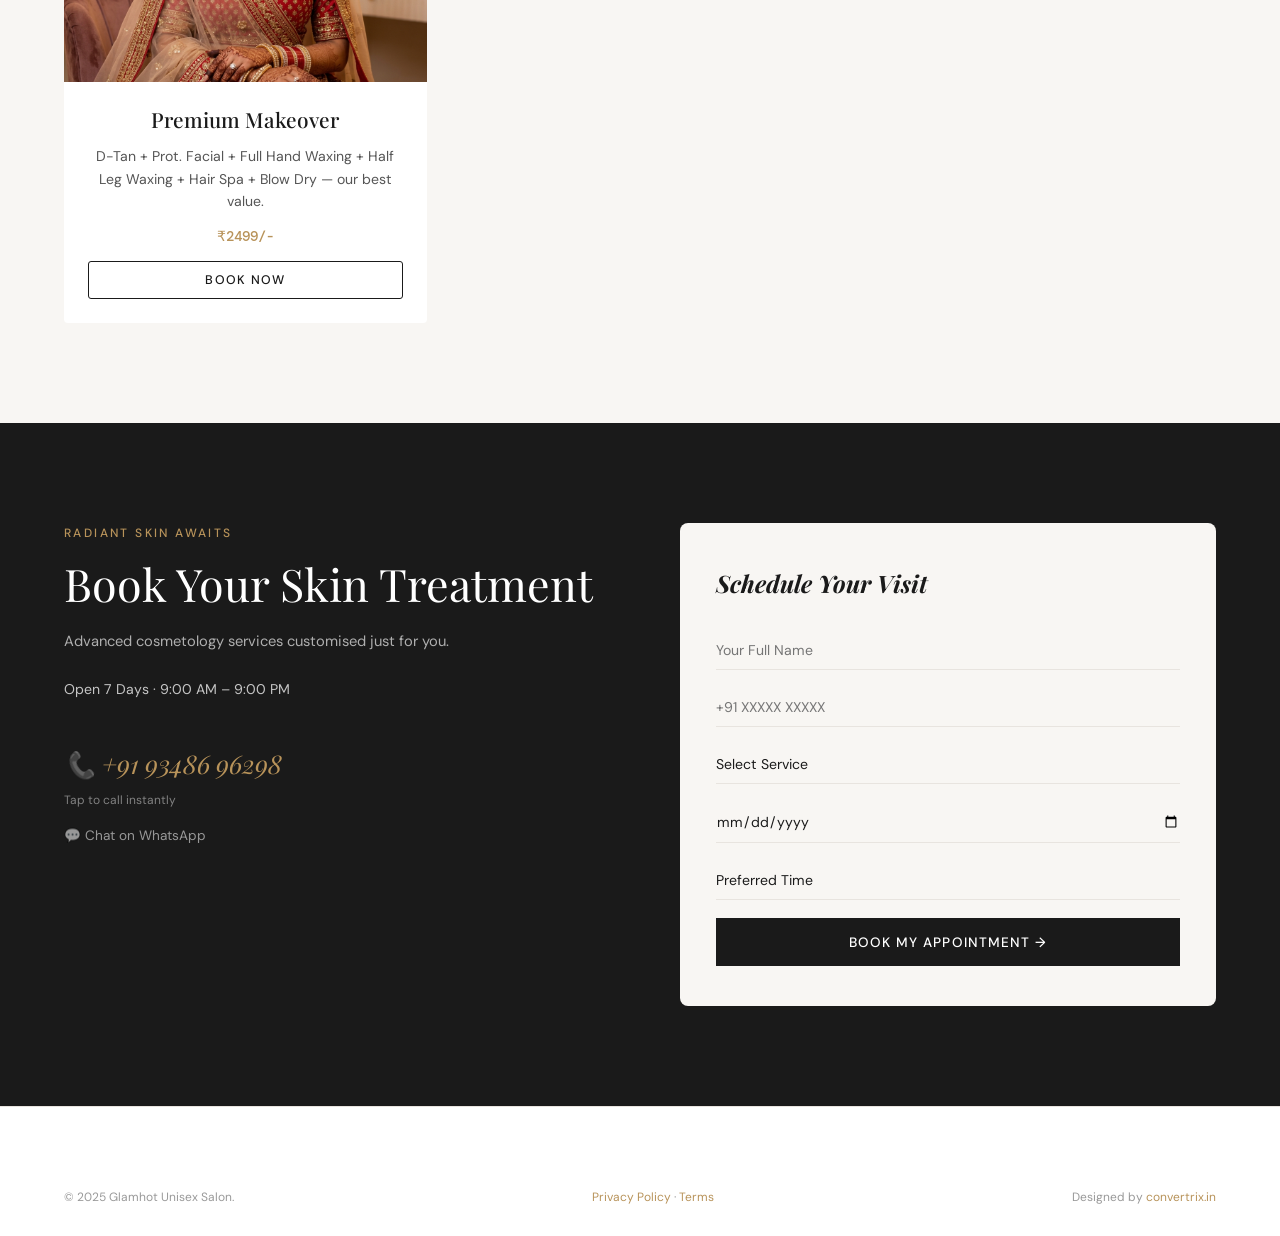
<file: skin-services.html>
<!DOCTYPE html>
<html lang="en">
<head>
  <meta charset="UTF-8">
  <script async src="https://www.googletagmanager.com/gtag/js?id=AW-18125126067"></script>
  <script>window.dataLayer=window.dataLayer||[];function gtag(){dataLayer.push(arguments);}gtag('js',new Date());gtag('config','AW-18125126067');</script>
  <script>function gtag_report_conversion(url){var callback=function(){if(typeof(url)!='undefined'){window.location=url;}};gtag('event','conversion',{'send_to':'AW-18125126067/zBE4CNHRlKccELPz3cJD','value':1.0,'currency':'INR','event_callback':callback});return false;}</script>
  <meta name="viewport" content="width=device-width, initial-scale=1.0">
  <title>Skin &amp; Beauty Services | Glamhot Unisex Salon Bhubaneswar</title>
  <meta name="description" content="Best facials, D-Tan, cleanup, waxing & skin treatments in Bhubaneswar. Combo packages from ₹1499. Book at Glamhot Unisex Salon.">
  <link rel="preconnect" href="https://fonts.googleapis.com">
  <link rel="preconnect" href="https://fonts.gstatic.com" crossorigin>
  <link href="https://fonts.googleapis.com/css2?family=Playfair+Display:ital,wght@0,400;0,500;0,600;0,700;1,400;1,500&family=DM+Sans:wght@300;400;500;600&family=DM+Mono:wght@400&display=swap" rel="stylesheet">
  <link rel="stylesheet" href="style.css">
</head>
<body>
<nav id="nav"><div class="nav-inner"><a href="index.html" class="nav-logo">GLAMHOT</a><ul class="nav-links" id="navLinks"><li><a href="index.html#services">SERVICES</a></li><li><a href="index.html#gallery">GALLERY</a></li><li><a href="index.html#reviews">REVIEWS</a></li><li><a href="index.html#contact">CONTACT</a></li></ul><div class="nav-actions"><a href="tel:+919348696298" class="nav-call" aria-label="Call us"><svg width="20" height="20" viewBox="0 0 24 24" fill="none" stroke="currentColor" stroke-width="2"><path d="M22 16.92v3a2 2 0 0 1-2.18 2 19.79 19.79 0 0 1-8.63-3.07 19.5 19.5 0 0 1-6-6 19.79 19.79 0 0 1-3.07-8.67A2 2 0 0 1 4.11 2h3a2 2 0 0 1 2 1.72 12.84 12.84 0 0 0 .7 2.81 2 2 0 0 1-.45 2.11L8.09 9.91a16 16 0 0 0 6 6l1.27-1.27a2 2 0 0 1 2.11-.45 12.84 12.84 0 0 0 2.81.7A2 2 0 0 1 22 16.92z"/></svg></a><a href="#book-form" class="nav-cta">BOOK APPOINTMENT</a></div><button class="hamburger" id="hamburger" aria-label="Menu"><span></span><span></span><span></span></button></div><div class="mobile-nav" id="mobileNav"><a href="index.html#services">SERVICES</a><a href="index.html#gallery">GALLERY</a><a href="index.html#contact">CONTACT</a><a href="#book-form" class="mobile-nav-cta">BOOK APPOINTMENT</a><a href="tel:+919348696298" class="mobile-nav-phone">&#9743; +91 93486 96298</a></div></nav>

<section id="hero" style="height:50vh;min-height:380px"><div class="hero-slides"><div class="hero-slide active" style="background-image:url('images/svc-facial.png')"><div class="hero-overlay"></div><div class="hero-content"><h5 class="hero-subtitle">Premium Skin &amp; Beauty Treatments</h5><h1 class="hero-heading">Glow From<br>The Inside Out</h1><a href="#book-form" class="hero-btn">Book Skin Treatment &darr;</a></div></div></div></section>

<section id="services"><div class="container">
  <div class="section-header"><p class="section-label">SKIN &amp; BEAUTY</p><h2 class="section-heading">Radiance &amp; Glow Packages</h2></div>
  <div class="svc-badge-row fade-up"><div class="svc-badge">&#127881; First Visit &ndash; <strong>20% OFF</strong></div><div class="svc-badge">&#128336; Open 7 Days &middot; 9AM&ndash;9PM</div></div>
  <div class="services-grid">
    <div class="svc-card fade-up">
      <div class="svc-img"><img src="images/svc-facial.png" alt="Glow & Refresh" loading="lazy"></div>
      <h3>Glow &amp; Refresh</h3>
      <p>D-Tan + Cleanup + Hair Spa + Head Massage + Hairwash + Deep Conditioning + Blow Dry.</p>
      <span class="svc-price">&#8377;1999/-</span>
      <button class="svc-book-btn" onclick="selectPkg('Glow & Refresh (₹1999)')">Book Now</button>
    </div>
    <div class="svc-card fade-up">
      <div class="svc-img"><img src="images/svc-spa.png" alt="Complete Care" loading="lazy"></div>
      <h3>Complete Care</h3>
      <p>Hairwash + Deep Conditioning + Hair Trimming + Pedicure + Cleanup + D-Tan &mdash; head to toe pampering.</p>
      <span class="svc-price">&#8377;1499/-</span>
      <button class="svc-book-btn" onclick="selectPkg('Complete Care (₹1499)')">Book Now</button>
    </div>
    <div class="svc-card fade-up">
      <div class="svc-img"><img src="images/svc-nails.png" alt="Luxury Pamper" loading="lazy"></div>
      <h3>Luxury Pamper</h3>
      <p>Facial + Full Hand Waxing + Pedicure + Oil Massage + Hairwash + Deep Conditioning + Blow Dry.</p>
      <span class="svc-price">&#8377;1999/-</span>
      <button class="svc-book-btn" onclick="selectPkg('Luxury Pamper (₹1999)')">Book Now</button>
    </div>
    <div class="svc-card fade-up">
      <div class="svc-img"><img src="images/svc-bridal.png" alt="Premium Makeover" loading="lazy"></div>
      <h3>Premium Makeover</h3>
      <p>D-Tan + Prot. Facial + Full Hand Waxing + Half Leg Waxing + Hair Spa + Blow Dry &mdash; our best value.</p>
      <span class="svc-price">&#8377;2499/-</span>
      <button class="svc-book-btn" onclick="selectPkg('Premium Makeover (₹2499)')">Book Now</button>
    </div>
  </div>
</div></section>

<section id="booking"><div class="container booking-grid" id="book-form">
  <div class="booking-copy fade-up"><p class="section-label section-label--dark">RADIANT SKIN AWAITS</p><h2 class="section-heading section-heading--light">Book Your Skin Treatment</h2><p class="booking-desc">Advanced cosmetology services customised just for you.</p><div class="booking-hours"><p>Open 7 Days &middot; 9:00 AM &ndash; 9:00 PM</p></div><a href="tel:+919348696298" class="booking-phone">&#128222; +91 93486 96298</a><small class="booking-sub">Tap to call instantly</small><a href="https://wa.me/919348696298?text=Hi!%20I'd%20like%20to%20book%20a%20skin%20treatment%20at%20Glamhot%20Salon." target="_blank" class="booking-wa" onclick="if(typeof gtag_report_conversion==='function')gtag_report_conversion();">&#128172; Chat on WhatsApp</a></div>
  <div class="booking-form fade-up"><div class="form-box"><h3 class="form-title">Schedule Your Visit</h3><form id="bookingForm"><input type="text" name="name" placeholder="Your Full Name" required><input type="tel" name="phone" placeholder="+91 XXXXX XXXXX" required><select id="bf-service" name="service" required><option value="" disabled selected>Select Service</option><option>Glow &amp; Refresh (&#8377;1999)</option><option>Complete Care (&#8377;1499)</option><option>Luxury Pamper (&#8377;1999)</option><option>Premium Makeover (&#8377;2499)</option><option>Facial Only</option><option>D-Tan + Cleanup</option><option>Other</option></select><input type="date" id="bf-date" name="date" required><select name="time" required><option value="" disabled selected>Preferred Time</option><option>Morning (9AM&ndash;12PM)</option><option>Afternoon (12PM&ndash;4PM)</option><option>Evening (4PM&ndash;9PM)</option></select><button type="submit" class="btn-submit">Book My Appointment &rarr;</button></form><div class="form-success" style="display:none"><div class="success-icon">&#10003;</div><h3>Your request is confirmed!</h3><p>We'll reach out on WhatsApp within 2 hours.</p><a href="tel:+919348696298">&#128222; Call us: +91 93486 96298</a></div></div></div>
</div></section>

<footer><div class="container"><div class="footer-bottom" style="border-top:none;margin-top:0"><span>&copy; 2025 Glamhot Unisex Salon.</span><span><a href="privacy-policy.html">Privacy Policy</a> &middot; <a href="terms.html">Terms</a></span><span>Designed by <a href="https://convertrix.in" target="_blank" rel="noopener">convertrix.in</a></span></div></div></footer>

<script>
window.addEventListener('scroll',()=>{document.getElementById('nav').classList.toggle('scrolled',window.scrollY>20)},{passive:true});
const hamburger=document.getElementById('hamburger'),mobileNav=document.getElementById('mobileNav');
hamburger.addEventListener('click',()=>{hamburger.classList.toggle('active');mobileNav.classList.toggle('open');document.body.style.overflow=mobileNav.classList.contains('open')?'hidden':'';});
mobileNav.querySelectorAll('a').forEach(a=>{a.addEventListener('click',()=>{hamburger.classList.remove('active');mobileNav.classList.remove('open');document.body.style.overflow='';});});
const fo=new IntersectionObserver(e=>{e.forEach(en=>{if(en.isIntersecting){en.target.classList.add('visible');fo.unobserve(en.target);}});},{threshold:.1});
document.querySelectorAll('.fade-up').forEach((el,i)=>{el.style.transitionDelay=`${Math.min(i*.08,.4)}s`;fo.observe(el);});
document.querySelectorAll('a[href^="#"]').forEach(a=>{a.addEventListener('click',function(e){const t=document.querySelector(this.getAttribute('href'));if(t){e.preventDefault();t.scrollIntoView({behavior:'smooth',block:'start'});}});});
document.getElementById('bf-date')?.setAttribute('min',new Date().toISOString().split('T')[0]);
function selectPkg(name){const s=document.getElementById('bf-service');for(let o of s.options){if(o.text.includes(name.split('(')[0].trim())){o.selected=true;break;}}document.getElementById('book-form').scrollIntoView({behavior:'smooth',block:'start'});}
document.getElementById('bookingForm').addEventListener('submit',function(e){e.preventDefault();const b=this.querySelector('.btn-submit');b.textContent='Sending...';b.style.opacity='.6';setTimeout(()=>{this.style.display='none';document.querySelector('.form-success').style.display='block';const n=this.querySelector('[name=name]').value,p=this.querySelector('[name=phone]').value,s=this.querySelector('[name=service]').value,d=this.querySelector('[name=date]').value,t=this.querySelector('[name=time]').value;const msg=encodeURIComponent(`Hi! I'd like to book at Glamhot Salon.\n\n👤 ${n}\n📞 ${p}\n💇 ${s}\n📅 ${d}\n🕐 ${t}\n\nPlease confirm!`);if(typeof gtag_report_conversion==='function')gtag_report_conversion();window.open(`https://wa.me/919348696298?text=${msg}`,'_blank');},800);});
</script>
</body></html>
</file>
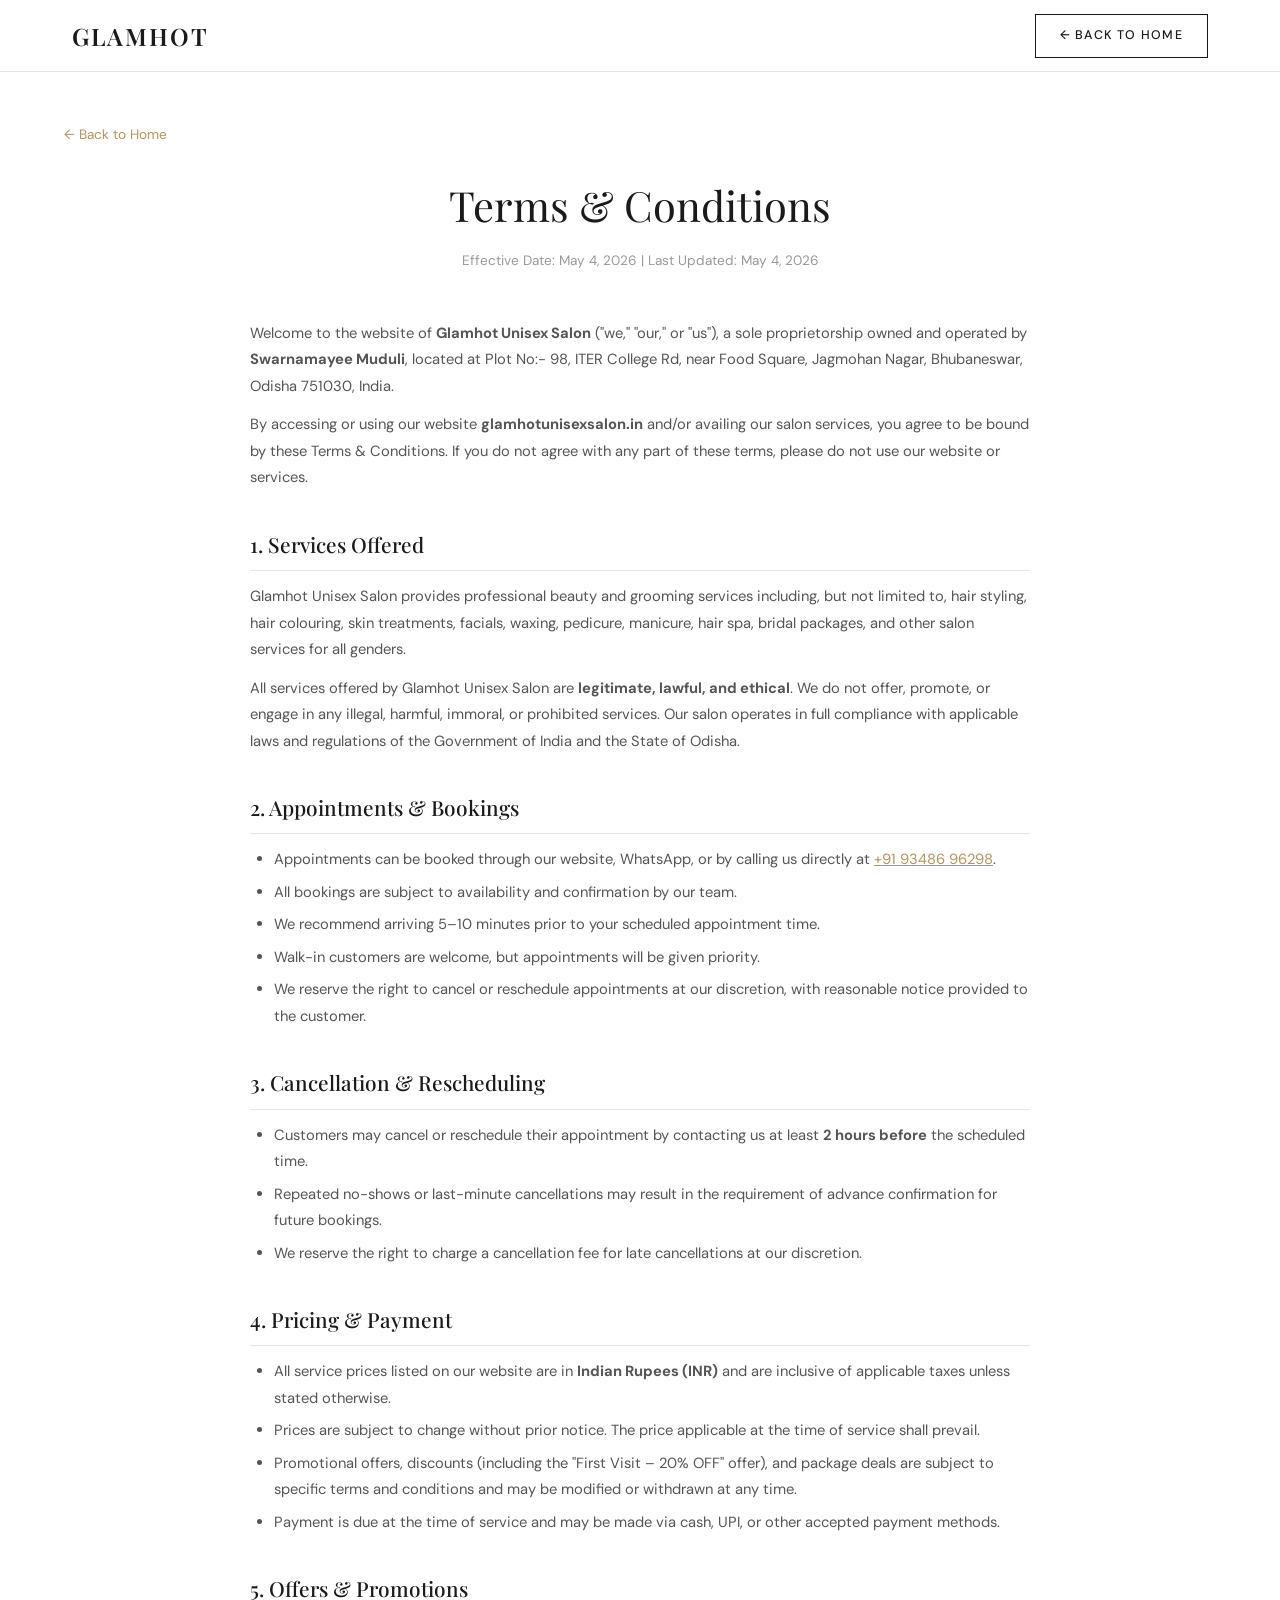
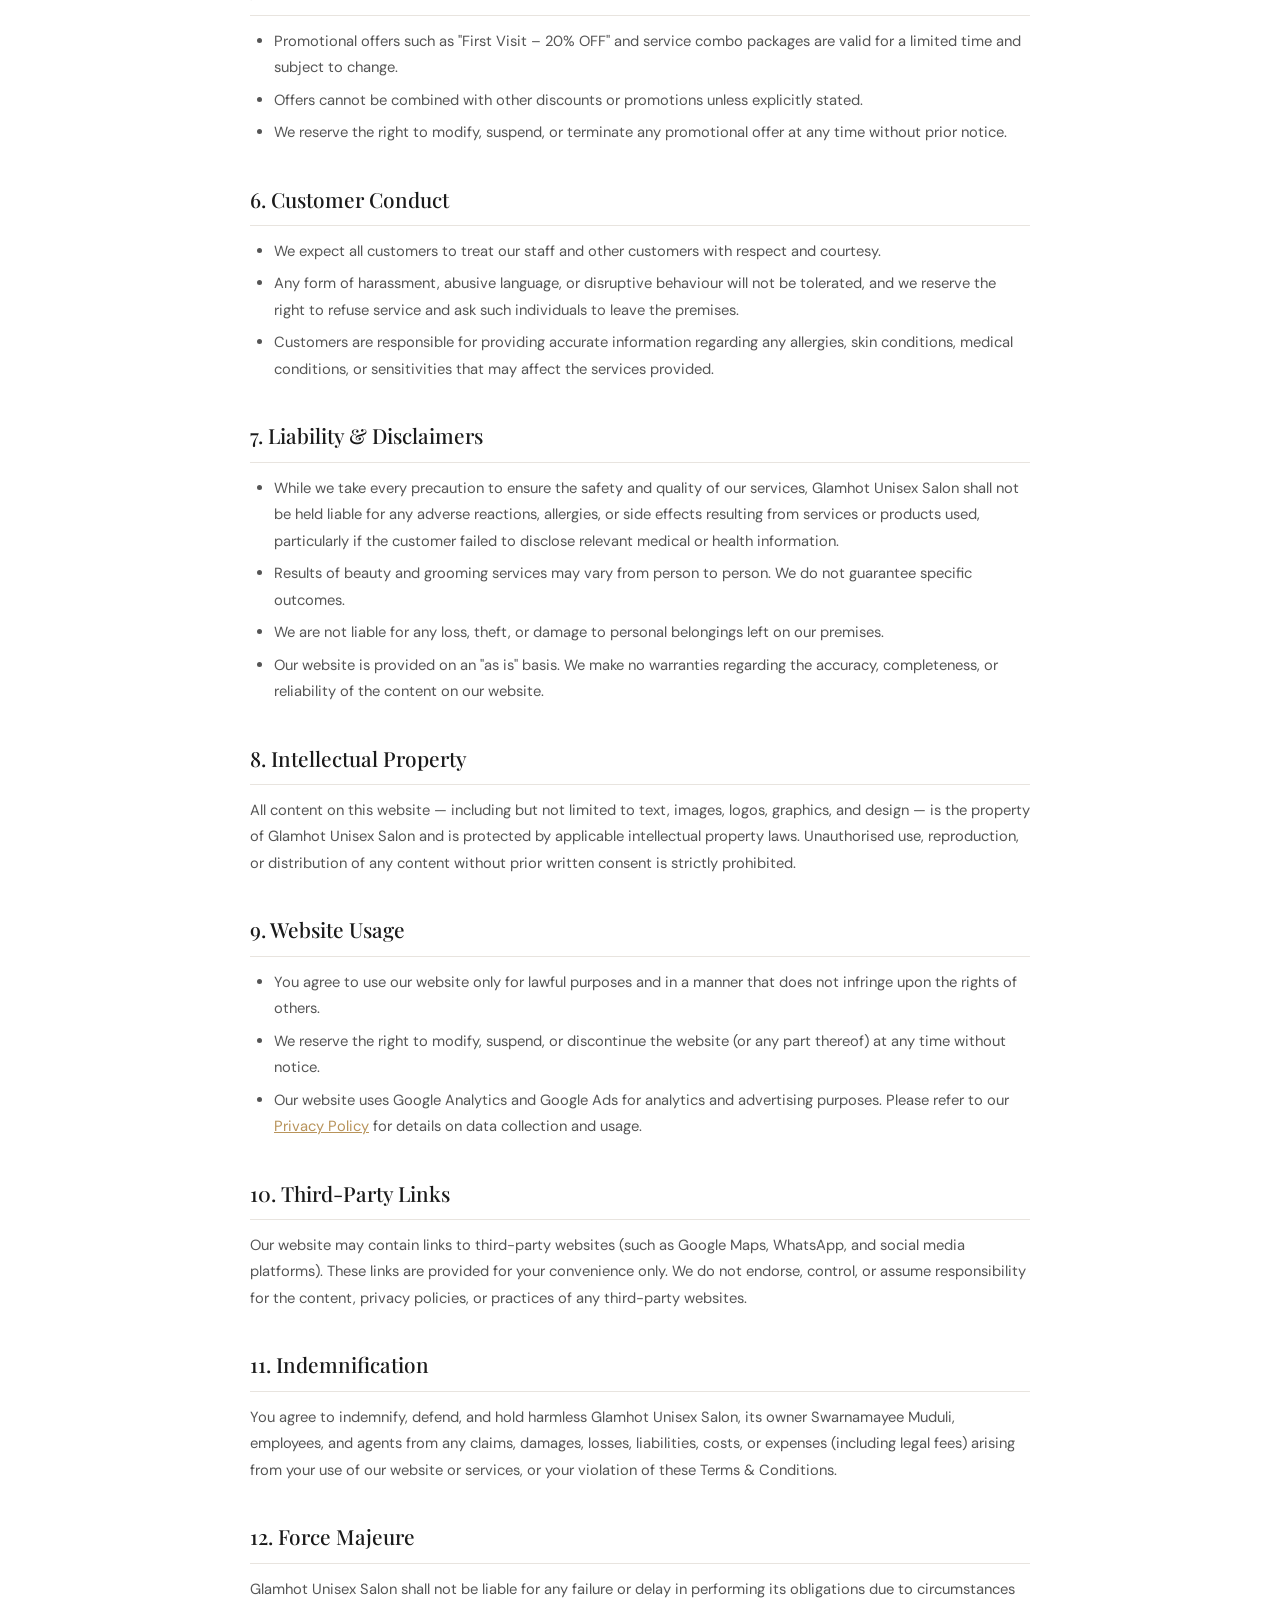
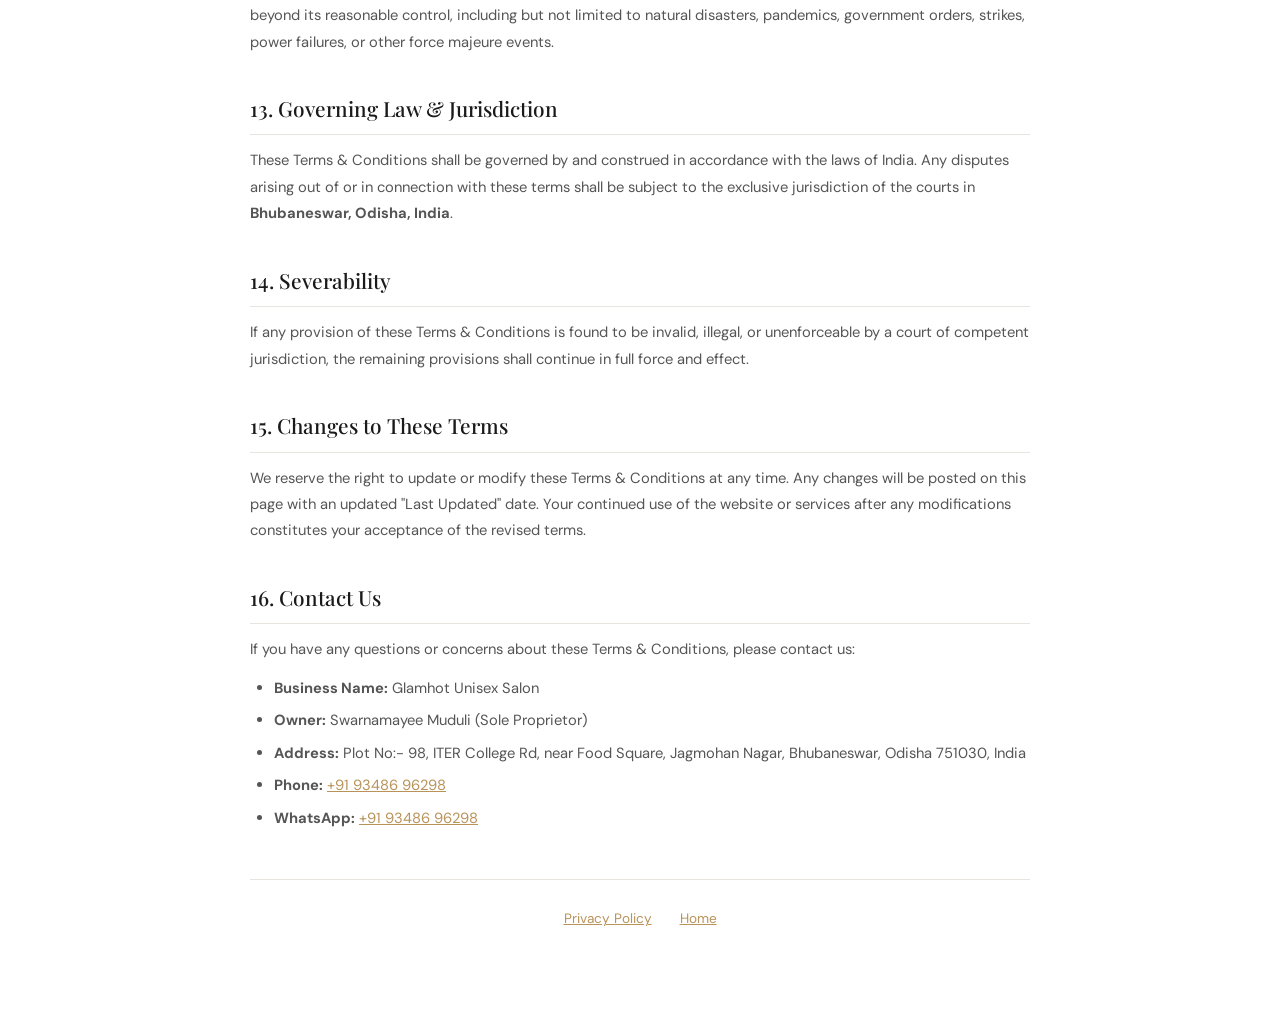
<file: terms.html>
<!DOCTYPE html>
<html lang="en">
<head>
  <meta charset="UTF-8">
  <meta name="viewport" content="width=device-width, initial-scale=1.0">
  <title>Terms &amp; Conditions | Glamhot Unisex Salon</title>
  <meta name="description" content="Terms and Conditions for Glamhot Unisex Salon, Bhubaneswar. Read about our service terms, policies, and customer guidelines.">
  <link rel="preconnect" href="https://fonts.googleapis.com">
  <link rel="preconnect" href="https://fonts.gstatic.com" crossorigin>
  <link href="https://fonts.googleapis.com/css2?family=Playfair+Display:ital,wght@0,400;0,500;0,600;0,700;1,400;1,500&family=DM+Sans:wght@300;400;500;600&display=swap" rel="stylesheet">
  <link rel="stylesheet" href="style.css">
  <style>
    .legal-page { padding: 120px 0 80px; background: var(--bg-white); min-height: 100vh; }
    .legal-page h1 {
      font-family: var(--font-display); font-weight: 400; font-size: clamp(1.8rem, 4vw, 2.6rem);
      color: var(--text-primary); margin-bottom: 8px; text-align: center;
    }
    .legal-meta { text-align: center; font-size: .85rem; color: var(--text-light); margin-bottom: 48px; }
    .legal-content { max-width: 780px; margin: 0 auto; }
    .legal-content h2 {
      font-family: var(--font-display); font-weight: 500; font-size: 1.3rem;
      color: var(--text-primary); margin: 36px 0 12px; padding-bottom: 8px;
      border-bottom: 1px solid var(--border);
    }
    .legal-content p, .legal-content li {
      font-size: .92rem; color: var(--text-body); line-height: 1.8; margin-bottom: 12px;
    }
    .legal-content ul { padding-left: 24px; margin-bottom: 16px; }
    .legal-content li { margin-bottom: 6px; }
    .legal-content a { color: var(--accent); text-decoration: underline; }
    .legal-back {
      display: inline-flex; align-items: center; gap: 6px; font-size: .85rem;
      color: var(--accent); margin-bottom: 24px; transition: color .2s;
    }
    .legal-back:hover { color: var(--text-primary); }
    .legal-footer { text-align: center; margin-top: 48px; padding-top: 24px; border-top: 1px solid var(--border); }
    .legal-footer a { color: var(--accent); font-size: .85rem; margin: 0 12px; }
  </style>
</head>
<body>

<nav id="nav">
  <div class="nav-inner">
    <a href="index.html" class="nav-logo">GLAMHOT</a>
    <div class="nav-actions">
      <a href="index.html" class="nav-cta">&larr; BACK TO HOME</a>
    </div>
  </div>
</nav>

<section class="legal-page">
  <div class="container">
    <a href="index.html" class="legal-back">&larr; Back to Home</a>
    <h1>Terms &amp; Conditions</h1>
    <p class="legal-meta">Effective Date: May 4, 2026 | Last Updated: May 4, 2026</p>

    <div class="legal-content">

      <p>Welcome to the website of <strong>Glamhot Unisex Salon</strong> ("we," "our," or "us"), a sole proprietorship owned and operated by <strong>Swarnamayee Muduli</strong>, located at Plot No:- 98, ITER College Rd, near Food Square, Jagmohan Nagar, Bhubaneswar, Odisha 751030, India.</p>

      <p>By accessing or using our website <strong>glamhotunisexsalon.in</strong> and/or availing our salon services, you agree to be bound by these Terms &amp; Conditions. If you do not agree with any part of these terms, please do not use our website or services.</p>

      <h2>1. Services Offered</h2>
      <p>Glamhot Unisex Salon provides professional beauty and grooming services including, but not limited to, hair styling, hair colouring, skin treatments, facials, waxing, pedicure, manicure, hair spa, bridal packages, and other salon services for all genders.</p>
      <p>All services offered by Glamhot Unisex Salon are <strong>legitimate, lawful, and ethical</strong>. We do not offer, promote, or engage in any illegal, harmful, immoral, or prohibited services. Our salon operates in full compliance with applicable laws and regulations of the Government of India and the State of Odisha.</p>

      <h2>2. Appointments &amp; Bookings</h2>
      <ul>
        <li>Appointments can be booked through our website, WhatsApp, or by calling us directly at <a href="tel:+919348696298">+91 93486 96298</a>.</li>
        <li>All bookings are subject to availability and confirmation by our team.</li>
        <li>We recommend arriving 5–10 minutes prior to your scheduled appointment time.</li>
        <li>Walk-in customers are welcome, but appointments will be given priority.</li>
        <li>We reserve the right to cancel or reschedule appointments at our discretion, with reasonable notice provided to the customer.</li>
      </ul>

      <h2>3. Cancellation &amp; Rescheduling</h2>
      <ul>
        <li>Customers may cancel or reschedule their appointment by contacting us at least <strong>2 hours before</strong> the scheduled time.</li>
        <li>Repeated no-shows or last-minute cancellations may result in the requirement of advance confirmation for future bookings.</li>
        <li>We reserve the right to charge a cancellation fee for late cancellations at our discretion.</li>
      </ul>

      <h2>4. Pricing &amp; Payment</h2>
      <ul>
        <li>All service prices listed on our website are in <strong>Indian Rupees (INR)</strong> and are inclusive of applicable taxes unless stated otherwise.</li>
        <li>Prices are subject to change without prior notice. The price applicable at the time of service shall prevail.</li>
        <li>Promotional offers, discounts (including the "First Visit – 20% OFF" offer), and package deals are subject to specific terms and conditions and may be modified or withdrawn at any time.</li>
        <li>Payment is due at the time of service and may be made via cash, UPI, or other accepted payment methods.</li>
      </ul>

      <h2>5. Offers &amp; Promotions</h2>
      <ul>
        <li>Promotional offers such as "First Visit – 20% OFF" and service combo packages are valid for a limited time and subject to change.</li>
        <li>Offers cannot be combined with other discounts or promotions unless explicitly stated.</li>
        <li>We reserve the right to modify, suspend, or terminate any promotional offer at any time without prior notice.</li>
      </ul>

      <h2>6. Customer Conduct</h2>
      <ul>
        <li>We expect all customers to treat our staff and other customers with respect and courtesy.</li>
        <li>Any form of harassment, abusive language, or disruptive behaviour will not be tolerated, and we reserve the right to refuse service and ask such individuals to leave the premises.</li>
        <li>Customers are responsible for providing accurate information regarding any allergies, skin conditions, medical conditions, or sensitivities that may affect the services provided.</li>
      </ul>

      <h2>7. Liability &amp; Disclaimers</h2>
      <ul>
        <li>While we take every precaution to ensure the safety and quality of our services, Glamhot Unisex Salon shall not be held liable for any adverse reactions, allergies, or side effects resulting from services or products used, particularly if the customer failed to disclose relevant medical or health information.</li>
        <li>Results of beauty and grooming services may vary from person to person. We do not guarantee specific outcomes.</li>
        <li>We are not liable for any loss, theft, or damage to personal belongings left on our premises.</li>
        <li>Our website is provided on an "as is" basis. We make no warranties regarding the accuracy, completeness, or reliability of the content on our website.</li>
      </ul>

      <h2>8. Intellectual Property</h2>
      <p>All content on this website — including but not limited to text, images, logos, graphics, and design — is the property of Glamhot Unisex Salon and is protected by applicable intellectual property laws. Unauthorised use, reproduction, or distribution of any content without prior written consent is strictly prohibited.</p>

      <h2>9. Website Usage</h2>
      <ul>
        <li>You agree to use our website only for lawful purposes and in a manner that does not infringe upon the rights of others.</li>
        <li>We reserve the right to modify, suspend, or discontinue the website (or any part thereof) at any time without notice.</li>
        <li>Our website uses Google Analytics and Google Ads for analytics and advertising purposes. Please refer to our <a href="privacy-policy.html">Privacy Policy</a> for details on data collection and usage.</li>
      </ul>

      <h2>10. Third-Party Links</h2>
      <p>Our website may contain links to third-party websites (such as Google Maps, WhatsApp, and social media platforms). These links are provided for your convenience only. We do not endorse, control, or assume responsibility for the content, privacy policies, or practices of any third-party websites.</p>

      <h2>11. Indemnification</h2>
      <p>You agree to indemnify, defend, and hold harmless Glamhot Unisex Salon, its owner Swarnamayee Muduli, employees, and agents from any claims, damages, losses, liabilities, costs, or expenses (including legal fees) arising from your use of our website or services, or your violation of these Terms &amp; Conditions.</p>

      <h2>12. Force Majeure</h2>
      <p>Glamhot Unisex Salon shall not be liable for any failure or delay in performing its obligations due to circumstances beyond its reasonable control, including but not limited to natural disasters, pandemics, government orders, strikes, power failures, or other force majeure events.</p>

      <h2>13. Governing Law &amp; Jurisdiction</h2>
      <p>These Terms &amp; Conditions shall be governed by and construed in accordance with the laws of India. Any disputes arising out of or in connection with these terms shall be subject to the exclusive jurisdiction of the courts in <strong>Bhubaneswar, Odisha, India</strong>.</p>

      <h2>14. Severability</h2>
      <p>If any provision of these Terms &amp; Conditions is found to be invalid, illegal, or unenforceable by a court of competent jurisdiction, the remaining provisions shall continue in full force and effect.</p>

      <h2>15. Changes to These Terms</h2>
      <p>We reserve the right to update or modify these Terms &amp; Conditions at any time. Any changes will be posted on this page with an updated "Last Updated" date. Your continued use of the website or services after any modifications constitutes your acceptance of the revised terms.</p>

      <h2>16. Contact Us</h2>
      <p>If you have any questions or concerns about these Terms &amp; Conditions, please contact us:</p>
      <ul>
        <li><strong>Business Name:</strong> Glamhot Unisex Salon</li>
        <li><strong>Owner:</strong> Swarnamayee Muduli (Sole Proprietor)</li>
        <li><strong>Address:</strong> Plot No:- 98, ITER College Rd, near Food Square, Jagmohan Nagar, Bhubaneswar, Odisha 751030, India</li>
        <li><strong>Phone:</strong> <a href="tel:+919348696298">+91 93486 96298</a></li>
        <li><strong>WhatsApp:</strong> <a href="https://wa.me/919348696298" target="_blank">+91 93486 96298</a></li>
      </ul>

      <div class="legal-footer">
        <a href="privacy-policy.html">Privacy Policy</a>
        <a href="index.html">Home</a>
      </div>

    </div>
  </div>
</section>

</body>
</html>
</file>
<file: style.css>
:root {
  --bg-white: #FFFFFF;
  --bg-cream: #F8F6F3;
  --bg-dark: #1A1A1A;
  --text-primary: #1A1A1A;
  --text-body: #555555;
  --text-light: #999999;
  --accent: #B8935A;
  --accent-hover: #D4AA6A;
  --border: #E8E4DF;
  --font-display: 'Playfair Display', Georgia, serif;
  --font-ui: 'DM Sans', system-ui, sans-serif;
  --font-mono: 'DM Mono', monospace;
}

*, *::before, *::after { box-sizing: border-box; margin: 0; padding: 0; }
html { scroll-behavior: smooth; font-size: 16px; }
body { background: var(--bg-white); color: var(--text-primary); font-family: var(--font-ui); overflow-x: hidden; line-height: 1.7; }
::selection { background: var(--accent); color: #fff; }
img { display: block; max-width: 100%; object-fit: cover; }
a { text-decoration: none; color: inherit; }
.container { width: min(1200px, 90vw); margin: 0 auto; }

/* ═══ NAV ═══ */
#nav {
  position: fixed; top: 0; left: 0; width: 100%; height: 72px; z-index: 1000;
  background: var(--bg-white); border-bottom: 1px solid var(--border);
  transition: box-shadow .3s;
}
#nav.scrolled { box-shadow: 0 2px 20px rgba(0,0,0,.06); }
.nav-inner {
  display: flex; align-items: center; justify-content: space-between;
  height: 72px; width: min(1200px, 90vw); margin: 0 auto; padding: 0 8px;
}
.nav-logo {
  font-family: var(--font-display); font-weight: 600; font-size: 1.5rem;
  color: var(--text-primary); letter-spacing: .08em;
}
.nav-links { display: flex; gap: 36px; list-style: none; }
.nav-links a {
  font-size: .82rem; font-weight: 500; letter-spacing: .1em; color: var(--text-body);
  transition: color .2s; text-transform: uppercase;
}
.nav-links a:hover { color: var(--text-primary); }
.nav-actions { display: flex; align-items: center; gap: 16px; }
.nav-call { display: none; font-size: 1.1rem; color: var(--accent); padding: 8px; min-width: 40px; min-height: 40px; display: none; align-items: center; justify-content: center; }
.nav-call svg { stroke: var(--accent); }
.nav-cta {
  font-size: .78rem; font-weight: 500; letter-spacing: .1em;
  color: var(--text-primary); border: 1.5px solid var(--text-primary);
  padding: 10px 24px; transition: all .2s;
}
.nav-cta:hover { background: var(--text-primary); color: var(--bg-white); }
.hamburger {
  display: none; background: none; border: none; cursor: pointer;
  flex-direction: column; gap: 5px; padding: 6px;
}
.hamburger span { display: block; width: 24px; height: 2px; background: var(--text-primary); transition: .3s; }
.hamburger.active span:nth-child(1) { transform: translateY(7px) rotate(45deg); }
.hamburger.active span:nth-child(2) { opacity: 0; }
.hamburger.active span:nth-child(3) { transform: translateY(-7px) rotate(-45deg); }
.mobile-nav {
  display: none; position: fixed; top: 72px; left: 0; width: 100%; background: var(--bg-white);
  flex-direction: column; align-items: center; padding: 32px 0; gap: 20px; z-index: 999;
  border-bottom: 1px solid var(--border); transform: translateY(-120%); transition: transform .4s ease;
}
.mobile-nav.open { transform: translateY(0); }
.mobile-nav a { font-size: .9rem; letter-spacing: .1em; color: var(--text-body); font-weight: 500; }
.mobile-nav-cta { border: 1.5px solid var(--text-primary); padding: 10px 28px; color: var(--text-primary) !important; }
.mobile-nav-phone { color: var(--accent) !important; font-size: .85rem; }

/* ═══ HERO CAROUSEL ═══ */
#hero { position: relative; height: 85vh; min-height: 500px; margin-top: 72px; overflow: hidden; }
.hero-slides { position: relative; width: 100%; height: 100%; }
.hero-slide {
  position: absolute; inset: 0; background-size: cover; background-position: center;
  opacity: 0; transition: opacity 1s ease; display: flex; align-items: center; justify-content: center;
}
.hero-slide.active { opacity: 1; }
.hero-overlay { position: absolute; inset: 0; background: rgba(0,0,0,.45); }
.hero-content { position: relative; z-index: 2; text-align: center; max-width: 800px; padding: 0 24px; }
.hero-subtitle {
  font-family: var(--font-ui); font-size: .82rem; font-weight: 500;
  letter-spacing: .2em; text-transform: uppercase; color: rgba(255,255,255,.8); margin-bottom: 20px;
}
.hero-heading {
  font-family: var(--font-display); font-weight: 400; font-size: clamp(2.2rem, 5vw, 4rem);
  color: #fff; line-height: 1.2; margin-bottom: 32px;
}
.typewriter-wrap { color: rgba(255,255,255,.85); }
.cursor { color: var(--accent); animation: blink .85s step-end infinite; }
@keyframes blink { 0%,100% { opacity:1 } 50% { opacity:0 } }
.hero-btn {
  display: inline-block; font-size: .82rem; font-weight: 500; letter-spacing: .12em;
  text-transform: uppercase; color: #fff; border: 1.5px solid #fff; padding: 14px 36px;
  transition: all .3s;
}
.hero-btn:hover { background: #fff; color: var(--bg-dark); }
.hero-dots {
  position: absolute; bottom: 28px; left: 50%; transform: translateX(-50%);
  display: flex; gap: 10px; z-index: 10;
}
.hero-dot {
  width: 10px; height: 10px; border-radius: 50%; border: 1.5px solid #fff;
  background: transparent; cursor: pointer; transition: .3s; padding: 0;
}
.hero-dot.active { background: #fff; }

/* ═══ INTRO ═══ */
#intro { padding: 100px 0; background: var(--bg-white); }
.intro-grid { display: grid; grid-template-columns: 1fr 1fr; gap: 80px; align-items: center; }
.intro-heading {
  font-family: var(--font-display); font-weight: 400; font-style: italic;
  font-size: clamp(2rem, 4vw, 3rem); color: var(--text-primary); line-height: 1.25; margin-bottom: 24px;
}
.intro-text { font-size: .95rem; color: var(--text-body); line-height: 1.8; margin-bottom: 32px; max-width: 480px; }
.intro-image img { width: 100%; aspect-ratio: 4/5; object-fit: cover; border-radius: 4px; }

/* ═══ BUTTONS ═══ */
.btn-outline {
  display: inline-block; font-size: .82rem; font-weight: 500; letter-spacing: .1em;
  text-transform: uppercase; color: var(--text-primary); border: 1.5px solid var(--text-primary);
  padding: 12px 28px; transition: all .25s;
}
.btn-outline:hover { background: var(--text-primary); color: var(--bg-white); }
.btn-outline-light {
  display: inline-block; font-size: .82rem; font-weight: 500; letter-spacing: .1em;
  text-transform: uppercase; color: #fff; border: 1.5px solid rgba(255,255,255,.5);
  padding: 12px 28px; transition: all .25s;
}
.btn-outline-light:hover { background: #fff; color: var(--bg-dark); }
.btn-solid {
  display: inline-block; font-size: .82rem; font-weight: 500; letter-spacing: .1em;
  text-transform: uppercase; background: var(--text-primary); color: var(--bg-white);
  padding: 14px 36px; border: none; transition: all .25s; cursor: pointer;
}
.btn-solid:hover { background: var(--accent); }

/* ═══ SECTION HEADERS ═══ */
.section-header { text-align: center; margin-bottom: 60px; }
.section-label {
  font-size: .75rem; font-weight: 500; letter-spacing: .2em; text-transform: uppercase;
  color: var(--accent); margin-bottom: 12px; display: block;
}
.section-label--dark { color: var(--accent); }
.section-heading {
  font-family: var(--font-display); font-weight: 400; font-size: clamp(1.8rem, 4vw, 2.8rem);
  color: var(--text-primary); line-height: 1.3;
}
.section-heading--light { color: #fff; }

/* ═══ SERVICES ═══ */
#services { padding: 100px 0; background: var(--bg-cream); }
.section-sub {
  font-size: .92rem; color: var(--text-body); font-style: italic; margin-top: 8px;
}
.services-grid { display: grid; grid-template-columns: repeat(3, 1fr); gap: 32px; }
.svc-card {
  background: var(--bg-white); text-align: center; padding: 0; border-radius: 4px;
  overflow: hidden; transition: transform .3s, box-shadow .3s;
  display: flex; flex-direction: column;
}
.svc-card:hover { transform: translateY(-4px); box-shadow: 0 12px 40px rgba(0,0,0,.08); }
.svc-img { overflow: hidden; }
.svc-img img { width: 100%; aspect-ratio: 4/3; object-fit: cover; transition: transform .5s; }
.svc-card:hover .svc-img img { transform: scale(1.05); }
.svc-card h3 {
  font-family: var(--font-display); font-weight: 500; font-size: 1.3rem;
  color: var(--text-primary); margin: 20px 24px 8px;
}
.svc-card p { font-size: .88rem; color: var(--text-body); line-height: 1.6; padding: 0 24px; margin-bottom: 12px; flex: 1; }
.svc-price { font-family: var(--font-mono); font-size: .88rem; color: var(--accent); display: block; padding: 0 24px 12px; font-weight: 500; }
.svc-book-btn {
  display: block; margin: 0 24px 24px; padding: 10px 0; border: 1.5px solid var(--text-primary);
  background: transparent; color: var(--text-primary); font-family: var(--font-ui);
  font-size: .78rem; font-weight: 500; letter-spacing: .1em; text-transform: uppercase;
  cursor: pointer; transition: all .3s; border-radius: 3px;
}
.svc-book-btn:hover { background: var(--text-primary); color: var(--bg-white); }
.services-cta { text-align: center; margin-top: 48px; }

/* ═══ WHY GLAMHOT ═══ */
#why { padding: 100px 0; background: var(--bg-dark); }
.why-grid { display: grid; grid-template-columns: 1fr 1fr; gap: 80px; align-items: center; }
.why-image img { width: 100%; aspect-ratio: 4/5; object-fit: cover; border-radius: 4px; }
.why-copy .section-heading { margin-bottom: 24px; }
.why-features { margin: 28px 0 36px; display: flex; flex-direction: column; gap: 14px; }
.why-feat {
  display: flex; gap: 12px; align-items: flex-start; font-size: .92rem;
  color: rgba(255,255,255,.78); line-height: 1.6;
}
.why-feat span:first-child { color: var(--accent); font-weight: 600; flex-shrink: 0; }

/* ═══ GALLERY ═══ */
#gallery { padding: 100px 0; background: var(--bg-cream); }
.gallery-masonry {
  columns: 4; column-gap: 16px;
}
.gal-item {
  break-inside: avoid; margin-bottom: 16px; position: relative; overflow: hidden;
  border-radius: 4px; cursor: pointer;
}
.gal-item img { width: 100%; display: block; transition: transform .5s; }
.gal-item:hover img { transform: scale(1.06); }
.gal-overlay {
  position: absolute; inset: 0; background: rgba(26,26,26,.4);
  display: flex; align-items: flex-end; padding: 16px; opacity: 0; transition: opacity .3s;
}
.gal-overlay span {
  font-family: var(--font-display); font-size: 1rem; color: #fff;
  font-weight: 500; letter-spacing: .04em;
}
.gal-item:hover .gal-overlay { opacity: 1; }

/* ═══ TESTIMONIALS ═══ */
#reviews { padding: 100px 0; background: var(--bg-white); }
.reviews-grid { display: grid; grid-template-columns: repeat(2, 1fr); gap: 28px; max-width: 960px; margin: 0 auto; }
.review-card {
  background: var(--bg-cream); border-radius: 6px; padding: 36px 32px;
  transition: transform .3s, box-shadow .3s;
}
.review-card:hover { transform: translateY(-3px); box-shadow: 0 8px 30px rgba(0,0,0,.06); }
.review-stars { color: var(--accent); font-size: .85rem; margin-bottom: 16px; letter-spacing: 2px; }
.review-card blockquote {
  font-family: var(--font-display); font-style: italic; font-size: 1.05rem;
  color: var(--text-primary); line-height: 1.7; border: none; margin: 0; padding: 0;
}
.review-author { font-weight: 500; font-size: .88rem; color: var(--text-primary); margin-top: 20px; }
.review-service { font-size: .78rem; color: var(--text-light); margin-top: 2px; }

/* ═══ BOOKING ═══ */
#booking { padding: 100px 0; background: var(--bg-dark); }
.booking-grid { display: grid; grid-template-columns: 1fr 1fr; gap: 80px; align-items: start; }
.booking-copy .section-heading { margin-bottom: 16px; }
.booking-desc { color: rgba(255,255,255,.65); font-size: .92rem; line-height: 1.7; margin-bottom: 24px; }
.booking-hours { margin: 24px 0; }
.booking-hours p { color: rgba(255,255,255,.75); font-size: .88rem; margin-bottom: 4px; }
.booking-phone {
  display: inline-block; font-family: var(--font-display); font-style: italic;
  font-size: 1.6rem; color: var(--accent); margin-top: 16px; transition: color .2s;
}
.booking-phone:hover { color: var(--accent-hover); }
.booking-sub { display: block; font-size: .75rem; color: rgba(255,255,255,.45); margin-top: 4px; }
.booking-wa { display: inline-block; font-size: .85rem; color: rgba(255,255,255,.55); margin-top: 14px; transition: color .2s; }
.booking-wa:hover { color: var(--accent); text-decoration: underline; }
.form-box { background: var(--bg-cream); border-radius: 8px; padding: 40px 36px; }
.form-title {
  font-family: var(--font-display); font-style: italic; font-size: 1.5rem;
  color: var(--text-primary); margin-bottom: 28px;
}
#bookingForm input, #bookingForm select, #bookingForm textarea {
  width: 100%; margin-bottom: 18px; background: transparent;
  border: none; border-bottom: 1px solid var(--border); font-family: var(--font-ui);
  font-size: .88rem; color: var(--text-primary); padding: 10px 0; outline: none;
  transition: border-color .3s; border-radius: 0; -webkit-appearance: none; appearance: none;
}
#bookingForm input:focus, #bookingForm select:focus, #bookingForm textarea:focus {
  border-bottom-color: var(--accent);
}
#bookingForm textarea { resize: vertical; min-height: 44px; }
.btn-submit {
  width: 100%; height: 48px; background: var(--text-primary); color: var(--bg-white);
  border: none; font-family: var(--font-ui); font-weight: 500; font-size: .85rem;
  letter-spacing: .08em; text-transform: uppercase; cursor: pointer; transition: all .25s;
}
.btn-submit:hover { background: var(--accent); }
.form-success { text-align: center; padding: 40px 0; }
.success-icon { font-size: 2.5rem; color: var(--accent); margin-bottom: 16px; }
.form-success h3 { font-family: var(--font-display); font-style: italic; font-size: 1.4rem; color: var(--text-primary); margin-bottom: 10px; }
.form-success p { font-size: .88rem; color: var(--text-body); margin-bottom: 16px; }
.form-success a { color: var(--accent); font-size: .88rem; }

/* ═══ LOCATION ═══ */
#contact { padding: 80px 0; background: var(--bg-cream); }
.location-grid { display: grid; grid-template-columns: 45fr 55fr; gap: 60px; align-items: start; }
.location-heading { font-family: var(--font-display); font-style: italic; font-size: 2rem; color: var(--text-primary); margin-bottom: 28px; }
.loc-item { display: flex; gap: 12px; margin-bottom: 18px; font-size: .92rem; color: var(--text-body); line-height: 1.6; }
.loc-item a { color: var(--accent); transition: color .2s; }
.loc-item a:hover { color: var(--text-primary); }

/* ═══ FOOTER ═══ */
footer { background: var(--bg-white); padding: 60px 0 28px; border-top: 1px solid var(--border); }
.footer-grid { display: grid; grid-template-columns: 1fr 1fr 1fr; gap: 48px; }
.footer-logo { font-family: var(--font-display); font-weight: 600; font-size: 1.4rem; color: var(--text-primary); letter-spacing: .06em; display: block; }
.footer-tagline { font-size: .85rem; color: var(--text-light); margin-top: 8px; }
.footer-social { display: flex; gap: 14px; margin-top: 20px; }
.footer-social a { color: var(--text-light); transition: color .2s; }
.footer-social a:hover { color: var(--accent); }
.footer-links, .footer-contact { display: flex; flex-direction: column; }
.footer-links h4, .footer-contact h4 {
  font-size: .72rem; font-weight: 600; letter-spacing: .15em; text-transform: uppercase;
  color: var(--text-primary); margin-bottom: 16px;
}
.footer-links a { font-size: .88rem; color: var(--text-body); margin-bottom: 8px; transition: color .2s; }
.footer-links a:hover { color: var(--accent); }
.footer-contact p { font-size: .85rem; color: var(--text-body); line-height: 1.6; margin-bottom: 8px; }
.footer-contact a { color: var(--accent); }
.footer-bottom {
  display: flex; justify-content: space-between; align-items: center;
  border-top: 1px solid var(--border); margin-top: 40px; padding-top: 20px;
  font-size: .75rem; color: var(--text-light); flex-wrap: wrap; gap: 8px;
}
.footer-bottom a { color: var(--accent); transition: color .2s; }
.footer-bottom a:hover { color: var(--text-primary); }

/* ═══ STICKY CTA ═══ */
.sticky-cta {
  position: fixed; bottom: 0; left: 0; width: 100%; height: 60px; z-index: 999;
  display: flex; align-items: center; justify-content: center; gap: 16px;
  background: var(--bg-dark); border-top: 1px solid rgba(255,255,255,.1);
}
.sticky-cta a { color: #fff; font-size: .82rem; font-weight: 500; letter-spacing: .08em; padding: 10px 20px; }
.sticky-cta a:last-child { background: var(--accent); border-radius: 4px; }

/* ═══ ANIMATIONS ═══ */
.fade-up { opacity: 0; transform: translateY(24px); transition: opacity .7s ease, transform .7s ease; }
.fade-up.visible { opacity: 1; transform: translateY(0); }

/* ═══ RESPONSIVE ═══ */

/* Tablet */
@media (max-width: 1024px) {
  .container { width: 92vw; }
  #intro { padding: 72px 0; }
  #services, #gallery, #reviews { padding: 72px 0; }
  #why, #booking { padding: 72px 0; }
  .intro-grid { gap: 48px; }
  .why-grid { gap: 48px; }
  .booking-grid { gap: 48px; }
  .section-header { margin-bottom: 44px; }
}

/* Tablet-portrait & small laptops */
@media (max-width: 900px) {
  .nav-links { display: none; }
  .hamburger { display: flex; }
  .mobile-nav { display: flex; }
  .nav-call { display: flex; font-size: 1.2rem; padding: 8px; }
  .nav-cta { display: none; }
  #nav { height: 60px; }
  .nav-inner { height: 60px; }
  .mobile-nav { top: 60px; }
  #hero { margin-top: 60px; height: 65vh; min-height: 400px; }
  .hero-content { max-width: 600px; }
  .intro-grid { grid-template-columns: 1fr; gap: 32px; }
  .intro-copy { text-align: center; }
  .intro-text { max-width: 100%; margin: 0 auto 28px; }
  .intro-image { order: -1; }
  .intro-image img { aspect-ratio: 16/10; max-height: 380px; width: 100%; }
  .services-grid { grid-template-columns: repeat(2, 1fr); gap: 16px; }
  .svc-card h3 { font-size: 1.15rem; margin: 16px 16px 6px; }
  .svc-card p { font-size: .82rem; padding: 0 16px; margin-bottom: 8px; }
  .svc-price { padding: 0 16px 16px; font-size: .78rem; }
  .why-grid { grid-template-columns: 1fr; gap: 32px; }
  .why-image img { aspect-ratio: 16/9; max-height: 360px; }
  .gallery-masonry { columns: 3; column-gap: 10px; }
  .gal-item { margin-bottom: 10px; }
  .reviews-grid { grid-template-columns: 1fr; gap: 16px; }
  .review-card { padding: 28px 24px; }
  .booking-grid { grid-template-columns: 1fr; gap: 32px; }
  .booking-copy { text-align: center; }
  .location-grid { grid-template-columns: 1fr; gap: 24px; }
  .location-grid .location-map { order: -1; }
  .location-map iframe { height: 300px; }
  .footer-grid { grid-template-columns: 1fr 1fr; gap: 28px; }
  #contact { padding: 60px 0; }
}

/* Mobile */
@media (max-width: 640px) {
  .container { width: 94vw; }
  #nav { height: 56px; }
  .nav-inner { height: 56px; padding: 0 4px; }
  .nav-logo { font-size: 1.25rem; }
  .mobile-nav { top: 56px; padding: 24px 0; gap: 16px; }
  #hero { margin-top: 56px; height: 55vh; min-height: 340px; }
  .hero-subtitle { font-size: .7rem; letter-spacing: .15em; margin-bottom: 14px; }
  .hero-heading { font-size: clamp(1.6rem, 6vw, 2.4rem); margin-bottom: 24px; line-height: 1.25; }
  .hero-btn { font-size: .75rem; padding: 12px 28px; }
  .hero-dots { bottom: 16px; }
  .hero-dot { width: 8px; height: 8px; }
  #intro { padding: 56px 0; }
  .intro-heading { font-size: clamp(1.6rem, 5vw, 2.2rem); }
  .intro-text { font-size: .88rem; }
  #services, #gallery, #reviews { padding: 56px 0; }
  #why, #booking { padding: 56px 0; }
  .section-label { font-size: .68rem; }
  .section-heading { font-size: clamp(1.5rem, 5vw, 2rem); }
  .services-grid { grid-template-columns: 1fr; gap: 20px; }
  .svc-img img { aspect-ratio: 16/10; }
  .svc-card h3 { font-size: 1.2rem; margin: 16px 20px 6px; }
  .svc-card p { padding: 0 20px; font-size: .85rem; }
  .svc-price { padding: 0 20px 20px; }
  .services-cta { margin-top: 32px; }
  .why-copy { text-align: left; }
  .why-image img { aspect-ratio: 4/3; }
  .why-feat { font-size: .85rem; }
  .gallery-masonry { columns: 2; column-gap: 8px; }
  .gal-item { margin-bottom: 8px; border-radius: 3px; }
  .gal-overlay { padding: 10px; }
  .gal-overlay span { font-size: .82rem; }
  .review-card blockquote { font-size: .95rem; }
  .booking-phone { font-size: 1.3rem; }
  .form-box { padding: 24px 18px; }
  .form-title { font-size: 1.3rem; margin-bottom: 20px; }
  #bookingForm input, #bookingForm select, #bookingForm textarea { font-size: 16px; margin-bottom: 14px; }
  .btn-submit { height: 46px; font-size: .8rem; }
  .location-heading { font-size: 1.6rem; }
  .loc-item { font-size: .85rem; }
  .location-map iframe { height: 260px; }
  .footer-grid { grid-template-columns: 1fr; gap: 24px; }
  .footer-bottom { flex-direction: column; text-align: center; gap: 6px; margin-top: 28px; padding-top: 16px; }
  .btn-outline, .btn-outline-light, .btn-solid { padding: 12px 24px; font-size: .78rem; min-height: 44px; display: inline-flex; align-items: center; justify-content: center; }
  .mobile-nav a { padding: 6px 0; min-height: 44px; display: flex; align-items: center; }
}

/* Small phones */
@media (max-width: 380px) {
  .container { width: 96vw; }
  #hero { height: 50vh; min-height: 300px; }
  .hero-heading { font-size: 1.5rem; }
  .hero-subtitle { font-size: .65rem; }
  .nav-logo { font-size: 1.1rem; }
  .section-heading { font-size: 1.4rem; }
  .intro-heading { font-size: 1.5rem; }
  .svc-card h3 { font-size: 1.1rem; }
  .review-card { padding: 22px 18px; }
  .review-card blockquote { font-size: .88rem; }
}

/* Large desktop */
@media (min-width: 1440px) {
  .container { width: min(1320px, 88vw); }
  #hero { height: 88vh; }
  .hero-heading { font-size: 4.2rem; }
  .intro-grid { gap: 100px; }
  .services-grid { gap: 36px; }
}

/* â•â•â• SERVICES PACKAGES SECTION â•â•â• */
.svc-hero-header { text-align: center; margin-bottom: 40px; }
.svc-eyebrow {
  font-size: .72rem; font-weight: 600; letter-spacing: .25em;
  color: var(--accent); margin-bottom: 12px;
}
.svc-main-title {
  font-family: var(--font-display); font-weight: 400; font-size: clamp(1.8rem, 4vw, 2.8rem);
  color: var(--text-primary); line-height: 1.3; margin-bottom: 8px;
}
.svc-tagline {
  font-size: .92rem; color: var(--text-body); font-style: italic; margin-bottom: 16px;
}
.svc-divider { display: flex; align-items: center; justify-content: center; gap: 12px; }
.svc-divider span:first-child, .svc-divider span:last-child {
  width: 60px; height: 1px; background: linear-gradient(90deg, transparent, var(--accent), transparent);
}
.svc-diamond { color: var(--accent); font-size: .65rem; }
.svc-badge-row {
  display: flex; justify-content: center; gap: 16px; margin-bottom: 48px; flex-wrap: wrap;
}
.svc-badge {
  background: linear-gradient(135deg, #fdf8ef, #f5ead6); border: 1px solid rgba(184,147,90,.25);
  padding: 10px 22px; border-radius: 50px; font-size: .82rem; font-weight: 500;
  color: var(--text-primary); display: flex; align-items: center; gap: 8px;
  box-shadow: 0 2px 12px rgba(184,147,90,.1);
}
.svc-badge strong { color: var(--accent); }
.svc-badge-icon { font-size: 1.1rem; }

/* Package Cards */
.pkg-grid { display: grid; grid-template-columns: repeat(3, 1fr); gap: 24px; margin-bottom: 40px; }
.pkg-card {
  background: var(--bg-white); border: 1px solid var(--border); border-radius: 12px;
  padding: 32px 24px; text-align: center; position: relative; overflow: hidden;
  transition: transform .4s cubic-bezier(.4,0,.2,1), box-shadow .4s cubic-bezier(.4,0,.2,1);
}
.pkg-card::before {
  content: ''; position: absolute; top: 0; left: 0; right: 0; height: 3px;
  background: linear-gradient(90deg, var(--accent), #d4aa6a, var(--accent));
  opacity: 0; transition: opacity .3s;
}
.pkg-card:hover { transform: translateY(-6px); box-shadow: 0 16px 48px rgba(184,147,90,.15); }
.pkg-card:hover::before { opacity: 1; }
.pkg-number {
  font-family: var(--font-display); font-size: 2.2rem; font-weight: 700;
  color: rgba(184,147,90,.15); margin-bottom: 12px; line-height: 1;
}
.pkg-services {
  font-size: .88rem; color: var(--text-body); line-height: 1.7; margin-bottom: 20px;
  min-height: 72px;
}
.pkg-price {
  font-family: var(--font-display); font-size: 2rem; font-weight: 600;
  color: var(--text-primary); margin-bottom: 20px;
}
.pkg-rupee { font-size: 1.2rem; color: var(--accent); vertical-align: top; margin-right: 2px; }
.pkg-slash { font-size: 1rem; color: var(--text-light); }
.pkg-book-btn {
  display: inline-block; font-family: var(--font-ui); font-size: .78rem; font-weight: 500;
  letter-spacing: .1em; text-transform: uppercase; color: var(--text-primary);
  border: 1.5px solid var(--text-primary); background: transparent;
  padding: 10px 28px; cursor: pointer; transition: all .3s; border-radius: 4px;
}
.pkg-book-btn:hover { background: var(--text-primary); color: var(--bg-white); }
.pkg-card--featured { border-color: var(--accent); background: linear-gradient(180deg, #fefbf5, #fff); }
.pkg-card--featured .pkg-book-btn {
  background: var(--text-primary); color: var(--bg-white); border-color: var(--text-primary);
}
.pkg-card--featured .pkg-book-btn:hover { background: var(--accent); border-color: var(--accent); }
.pkg-featured-tag {
  position: absolute; top: 16px; right: -28px; background: var(--accent); color: #fff;
  font-size: .65rem; font-weight: 600; letter-spacing: .1em; padding: 4px 36px;
  transform: rotate(45deg); text-transform: uppercase;
}
.svc-cta-row { text-align: center; }
.svc-wa-btn {
  display: inline-flex; align-items: center; gap: 8px; background: #25d366; color: #fff;
  font-size: .88rem; font-weight: 500; padding: 14px 32px; border-radius: 50px;
  transition: all .3s; box-shadow: 0 4px 16px rgba(37,211,102,.3);
}
.svc-wa-btn:hover { background: #1fb855; transform: translateY(-2px); box-shadow: 0 6px 24px rgba(37,211,102,.4); }
.svc-cta-note { font-size: .82rem; color: var(--text-body); margin-top: 12px; }
.svc-cta-note strong { color: var(--accent); }

/* â•â•â• BOOKING POPUP MODAL â•â•â• */
.booking-modal-overlay {
  position: fixed; inset: 0; z-index: 10000; background: rgba(0,0,0,.6);
  backdrop-filter: blur(4px); display: none; align-items: center; justify-content: center;
  padding: 20px; opacity: 0; transition: opacity .3s;
}
.booking-modal-overlay.active { display: flex; opacity: 1; }
.booking-modal {
  background: var(--bg-white); border-radius: 16px; max-width: 520px; width: 100%;
  max-height: 90vh; overflow-y: auto; padding: 36px 32px; position: relative;
  box-shadow: 0 24px 80px rgba(0,0,0,.2); animation: modalSlideIn .4s ease;
}
@keyframes modalSlideIn { from { transform: translateY(30px) scale(.96); opacity: 0; } to { transform: translateY(0) scale(1); opacity: 1; } }
.booking-modal-close {
  position: absolute; top: 16px; right: 16px; width: 36px; height: 36px;
  border: none; background: var(--bg-cream); border-radius: 50%; font-size: 1.4rem;
  color: var(--text-body); cursor: pointer; transition: all .2s; display: flex;
  align-items: center; justify-content: center;
}
.booking-modal-close:hover { background: var(--text-primary); color: #fff; }
.booking-modal-header { text-align: center; margin-bottom: 24px; }
.booking-modal-header h3 {
  font-family: var(--font-display); font-size: 1.5rem; font-weight: 500;
  color: var(--text-primary); margin-bottom: 6px;
}
.booking-modal-subtitle { font-size: .85rem; color: var(--text-body); }
.booking-modal-selected-pkg {
  background: linear-gradient(135deg, #fdf8ef, #f5ead6); border: 1px solid rgba(184,147,90,.3);
  border-radius: 8px; padding: 10px 16px; margin-top: 12px; font-size: .82rem;
  color: var(--text-primary); font-weight: 500;
}
.bm-field { margin-bottom: 18px; }
.bm-field label {
  display: block; font-size: .75rem; font-weight: 600; letter-spacing: .08em;
  text-transform: uppercase; color: var(--text-body); margin-bottom: 6px;
}
.bm-field input, .bm-field select {
  width: 100%; padding: 12px 14px; border: 1.5px solid var(--border); border-radius: 8px;
  font-family: var(--font-ui); font-size: .88rem; color: var(--text-primary);
  background: var(--bg-white); outline: none; transition: border-color .3s;
  -webkit-appearance: none; appearance: none;
}
.bm-field input:focus, .bm-field select:focus { border-color: var(--accent); }
.bm-row { display: grid; grid-template-columns: 1fr 1fr; gap: 14px; }
.bm-submit {
  width: 100%; padding: 14px; background: var(--text-primary); color: var(--bg-white);
  border: none; border-radius: 8px; font-family: var(--font-ui); font-size: .88rem;
  font-weight: 500; letter-spacing: .04em; cursor: pointer; transition: all .3s;
  margin-top: 8px;
}
.bm-submit:hover { background: var(--accent); }
.bm-note {
  text-align: center; font-size: .72rem; color: var(--text-light); margin-top: 12px;
}

/* â•â•â• WHATSAPP CHATBOT â•â•â• */
.wa-chatbot { position: fixed; bottom: 24px; right: 24px; z-index: 9999; }
.wa-chatbot-window {
  position: absolute; bottom: 72px; right: 0; width: 360px; max-height: 480px;
  background: var(--bg-white); border-radius: 16px; overflow: hidden;
  box-shadow: 0 8px 40px rgba(0,0,0,.18); display: none; flex-direction: column;
  animation: chatSlideUp .3s ease;
}
@keyframes chatSlideUp { from { transform: translateY(20px); opacity: 0; } to { transform: translateY(0); opacity: 1; } }
.wa-chatbot-window.active { display: flex; }
.wa-chat-header {
  background: #075e54; color: #fff; padding: 16px; display: flex; align-items: center; gap: 12px;
}
.wa-chat-avatar {
  width: 40px; height: 40px; border-radius: 50%; background: var(--accent);
  display: flex; align-items: center; justify-content: center;
  font-family: var(--font-display); font-weight: 700; font-size: 1.1rem; flex-shrink: 0;
}
.wa-chat-info { flex: 1; }
.wa-chat-info strong { display: block; font-size: .92rem; }
.wa-chat-info span { font-size: .72rem; opacity: .8; }
.wa-chat-close {
  background: none; border: none; color: #fff; font-size: 1.4rem; cursor: pointer;
  width: 32px; height: 32px; display: flex; align-items: center; justify-content: center;
}
.wa-chat-body {
  flex: 1; padding: 16px; overflow-y: auto; background: #ece5dd;
  max-height: 260px; min-height: 120px;
}
.wa-msg { margin-bottom: 10px; max-width: 85%; animation: msgFade .3s ease; }
@keyframes msgFade { from { opacity: 0; transform: translateY(8px); } to { opacity: 1; transform: translateY(0); } }
.wa-msg-bot {
  background: #fff; border-radius: 0 12px 12px 12px; padding: 10px 14px;
  font-size: .84rem; color: var(--text-primary); line-height: 1.5;
  box-shadow: 0 1px 2px rgba(0,0,0,.08);
}
.wa-msg-bot p { margin-bottom: 4px; }
.wa-msg-bot p:last-child { margin-bottom: 0; }
.wa-msg-user {
  background: #dcf8c6; border-radius: 12px 0 12px 12px; padding: 10px 14px;
  font-size: .84rem; color: var(--text-primary); line-height: 1.5; margin-left: auto;
  box-shadow: 0 1px 2px rgba(0,0,0,.08);
}
.wa-chat-quick {
  padding: 12px; display: flex; flex-wrap: wrap; gap: 8px;
  border-top: 1px solid var(--border); background: var(--bg-white);
}
.wa-chat-quick button {
  background: var(--bg-cream); border: 1px solid var(--border); border-radius: 20px;
  padding: 6px 14px; font-size: .76rem; font-family: var(--font-ui);
  color: var(--text-primary); cursor: pointer; transition: all .2s; white-space: nowrap;
}
.wa-chat-quick button:hover { background: var(--accent); color: #fff; border-color: var(--accent); }
.wa-chatbot-fab {
  width: 56px; height: 56px; border-radius: 50%; background: #25d366; border: none;
  cursor: pointer; display: flex; align-items: center; justify-content: center;
  box-shadow: 0 4px 20px rgba(37,211,102,.4); transition: all .3s; position: relative;
  animation: fabPulse 2s infinite;
}
@keyframes fabPulse {
  0%, 100% { box-shadow: 0 4px 20px rgba(37,211,102,.4); }
  50% { box-shadow: 0 4px 30px rgba(37,211,102,.6); }
}
.wa-chatbot-fab:hover { transform: scale(1.08); }
.wa-fab-badge {
  position: absolute; top: -4px; right: -4px; width: 20px; height: 20px;
  background: #e74c3c; color: #fff; border-radius: 50%; font-size: .65rem;
  font-weight: 700; display: flex; align-items: center; justify-content: center;
}

/* â•â•â• RESPONSIVE - PACKAGES â•â•â• */
@media (max-width: 900px) {
  .pkg-grid { grid-template-columns: repeat(2, 1fr); gap: 16px; }
  .pkg-card { padding: 24px 18px; }
  .pkg-number { font-size: 1.8rem; }
  .pkg-price { font-size: 1.6rem; }
  .pkg-services { font-size: .82rem; min-height: auto; }
  .svc-badge { padding: 8px 16px; font-size: .78rem; }
  .wa-chatbot-window { width: 320px; }
  .booking-modal { padding: 28px 22px; }
  .bm-row { grid-template-columns: 1fr; }
}
@media (max-width: 640px) {
  .pkg-grid { grid-template-columns: 1fr; gap: 16px; }
  .pkg-card { padding: 24px 20px; }
  .pkg-services { min-height: auto; }
  .svc-badge-row { flex-direction: column; align-items: center; gap: 10px; }
  .wa-chatbot { bottom: 16px; right: 16px; }
  .wa-chatbot-window { width: calc(100vw - 32px); right: -8px; bottom: 64px; }
  .booking-modal { padding: 24px 18px; margin: 10px; }
  .bm-row { grid-template-columns: 1fr; }
}
</file>
